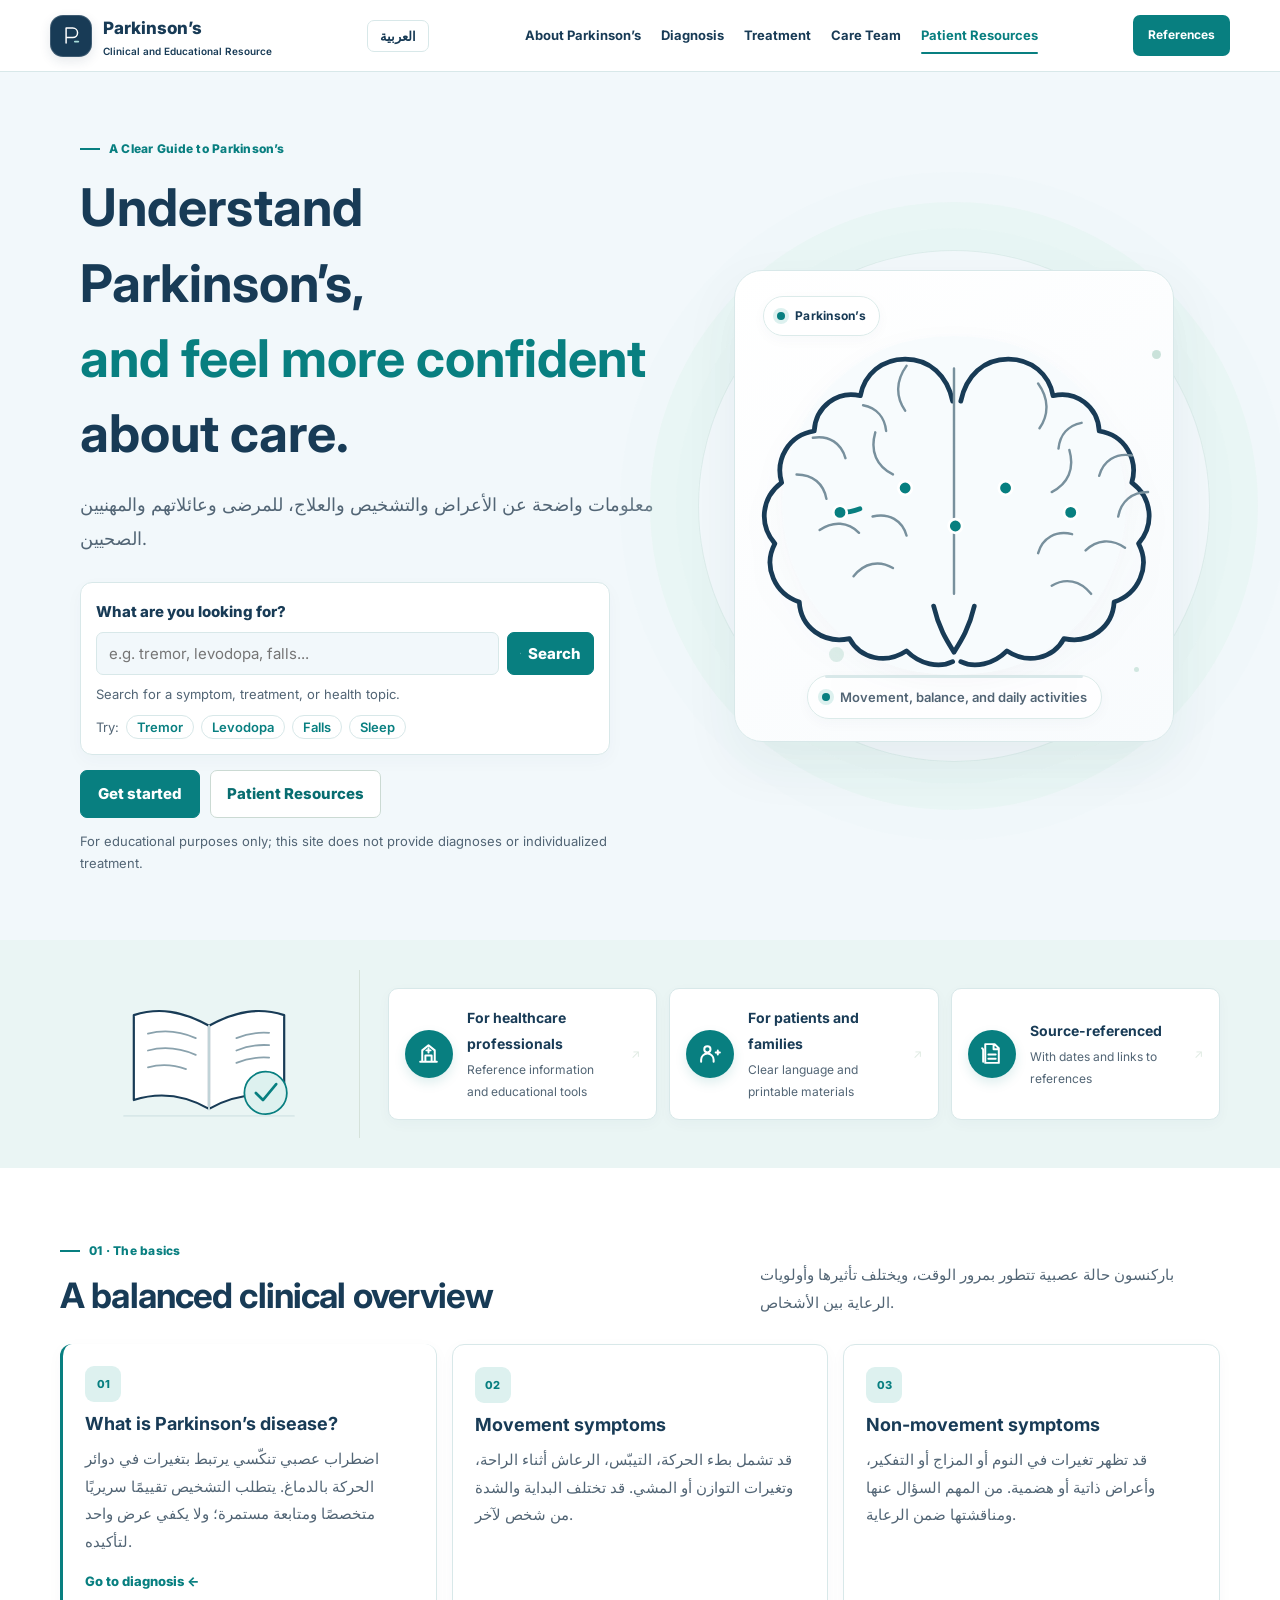
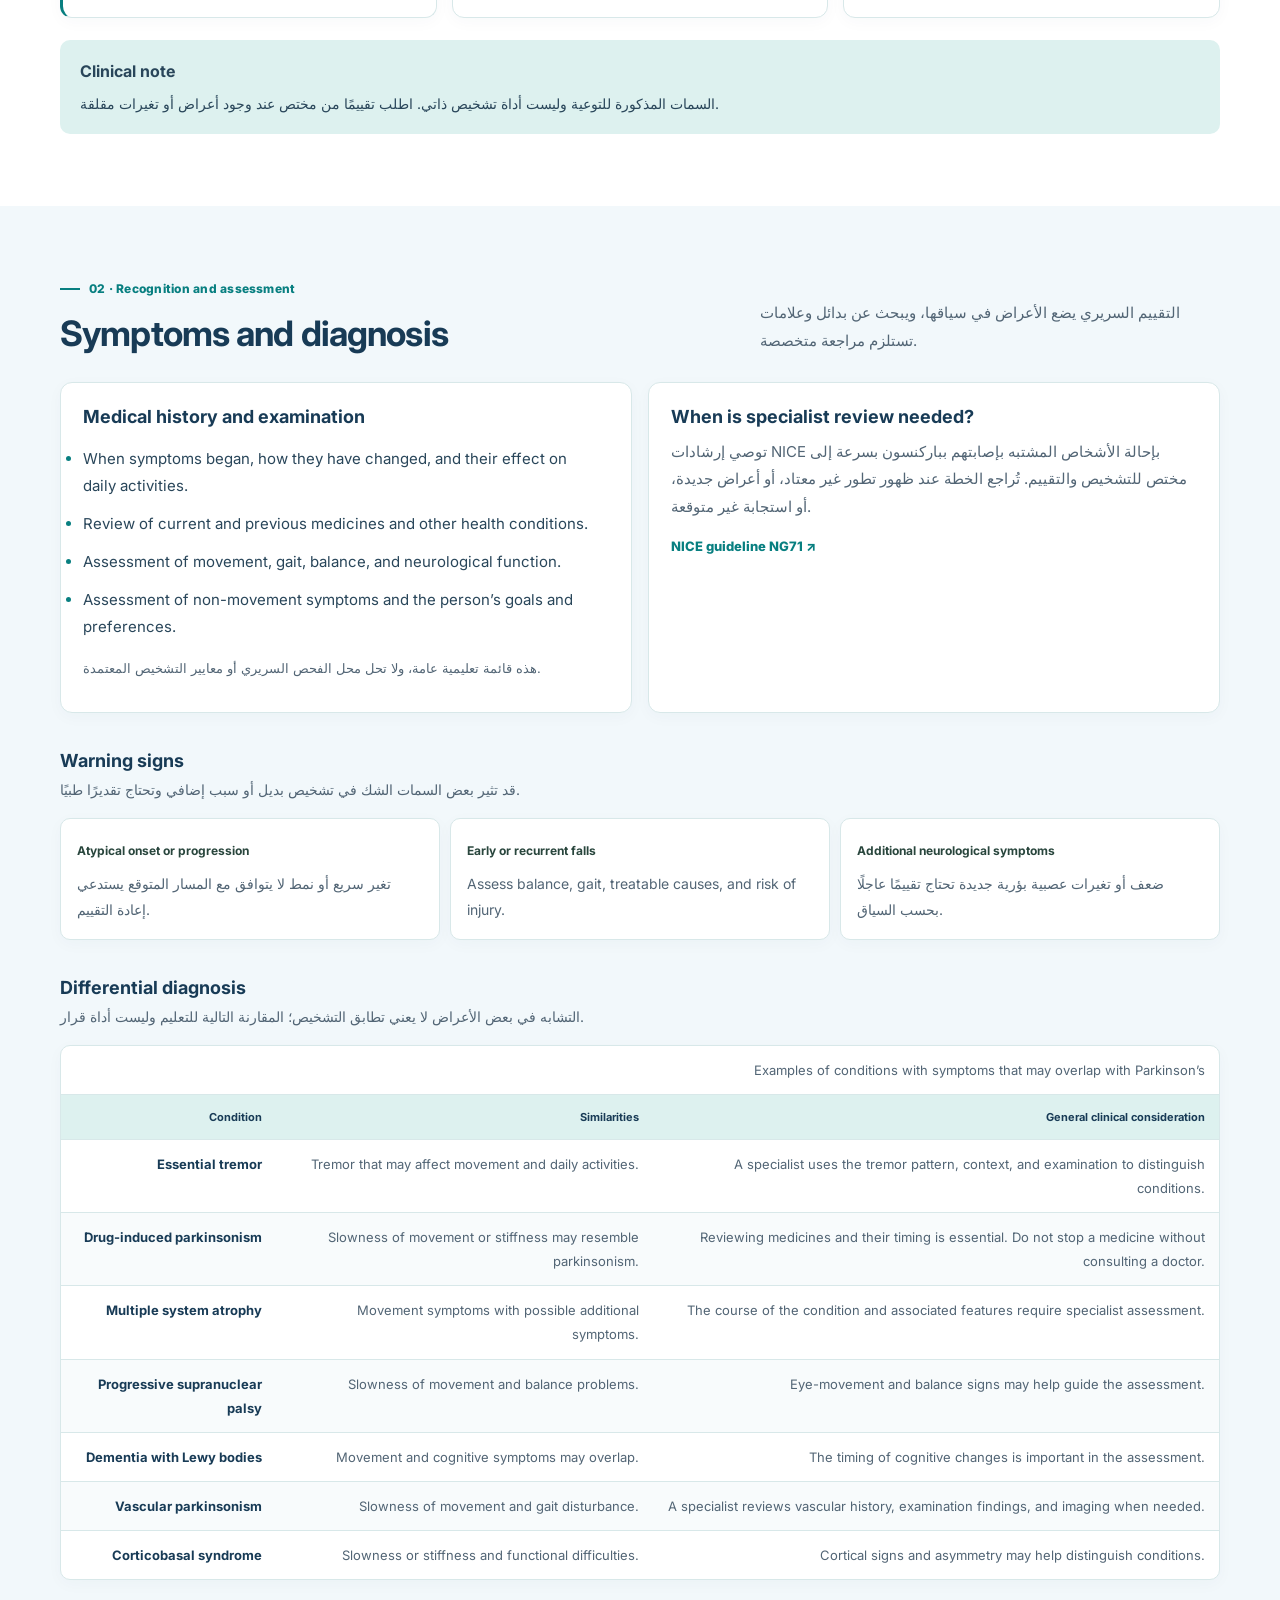
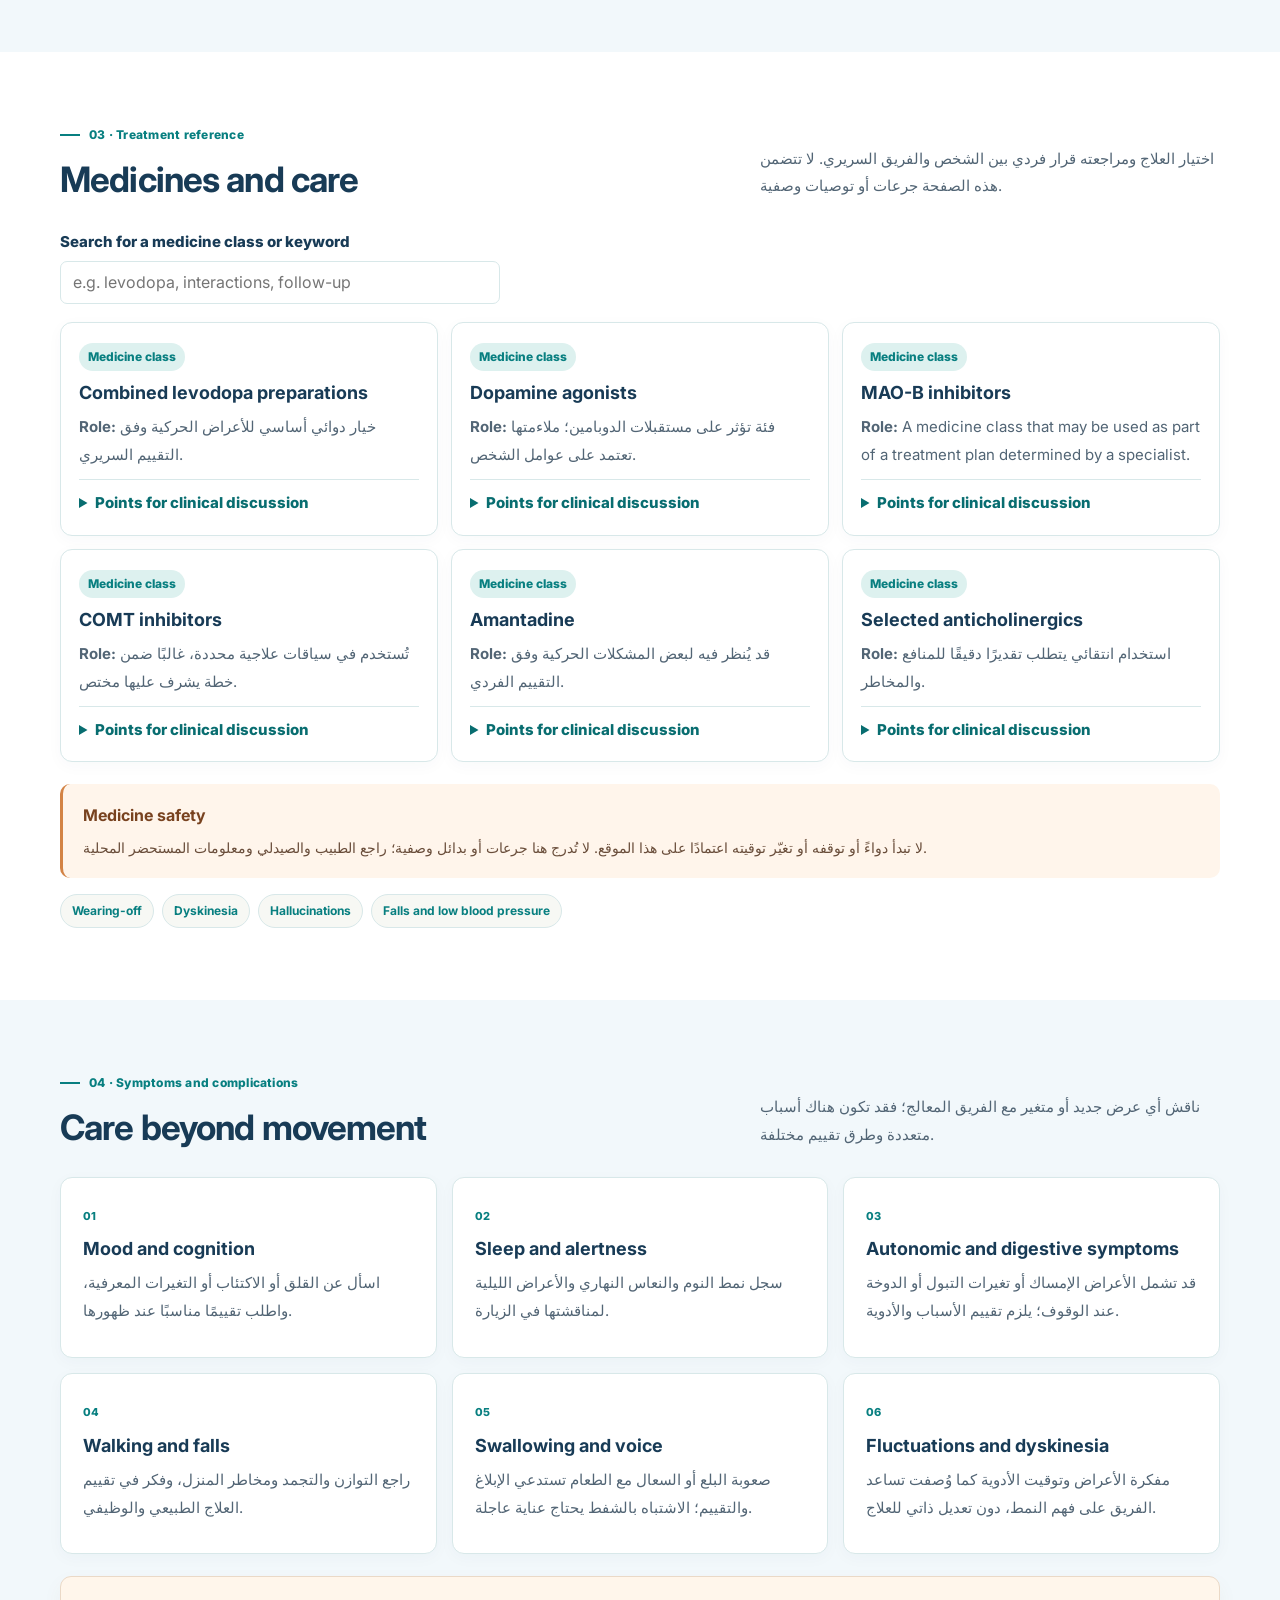
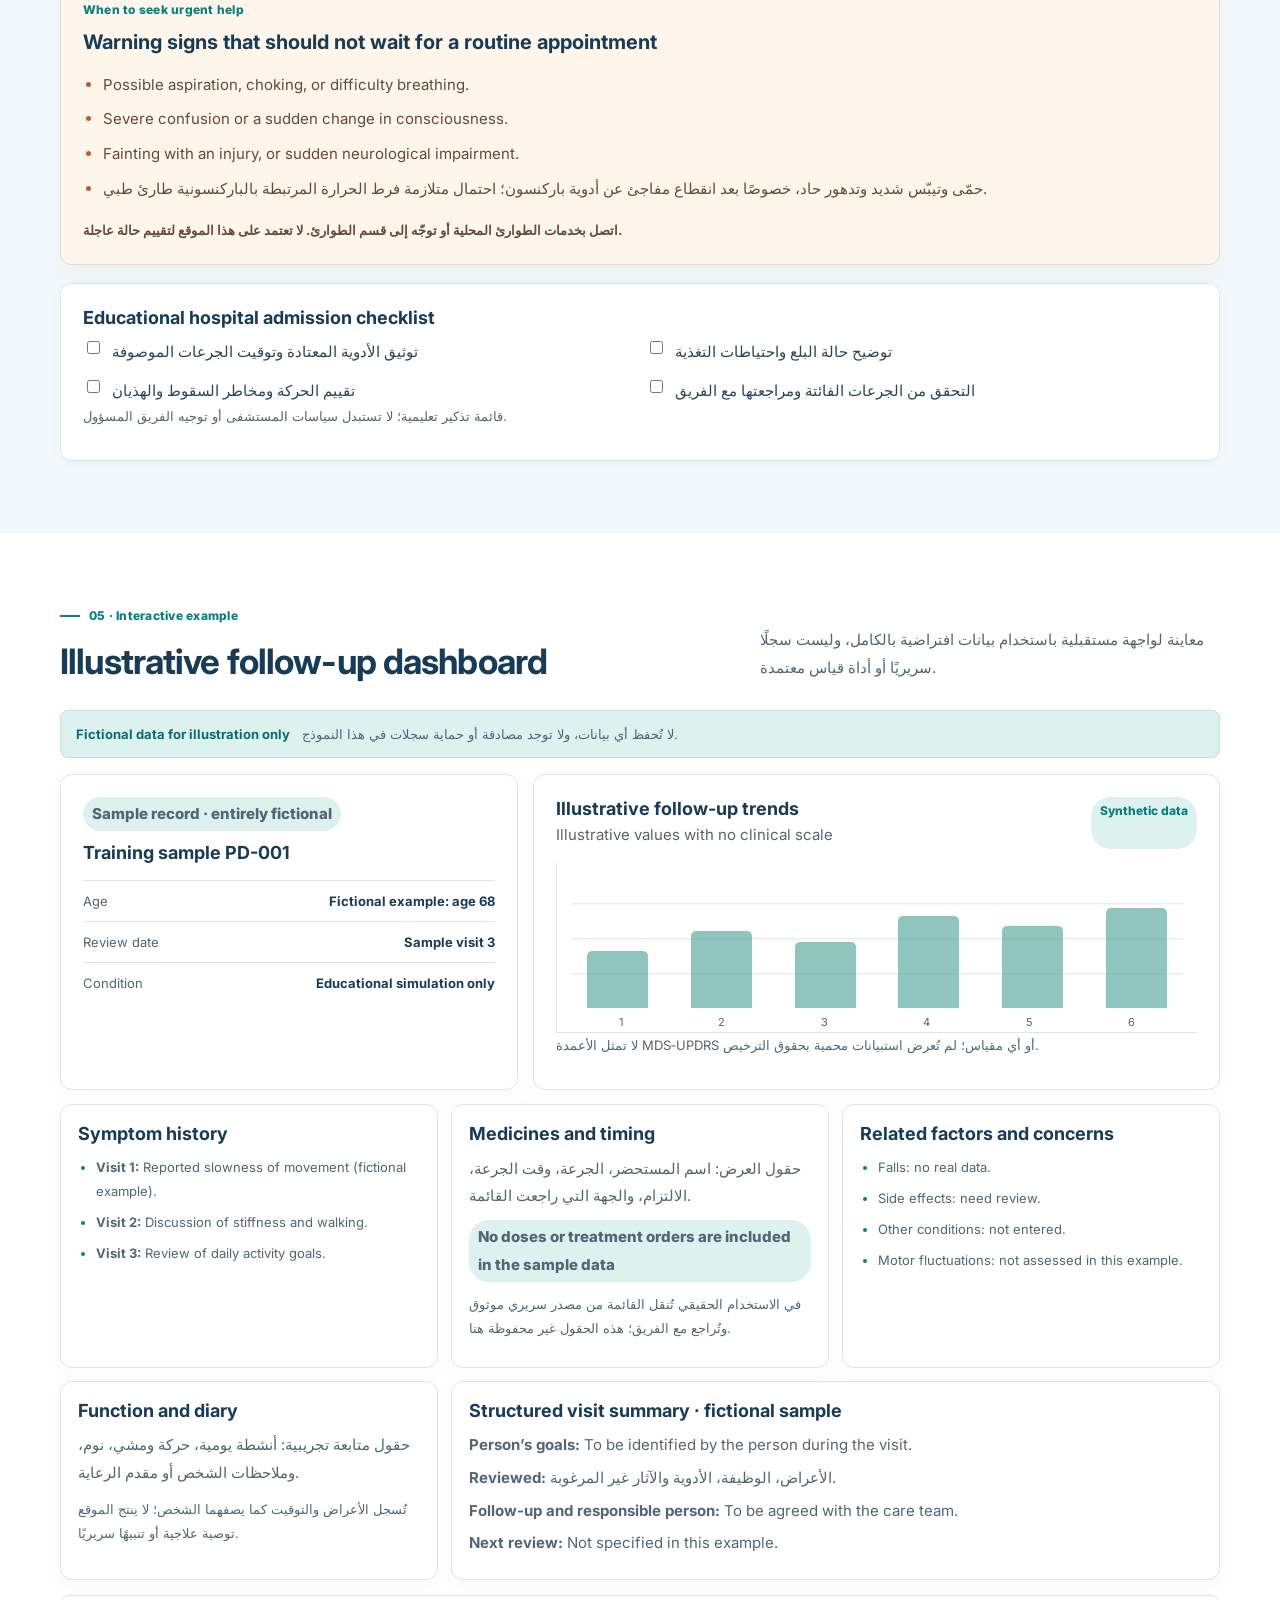
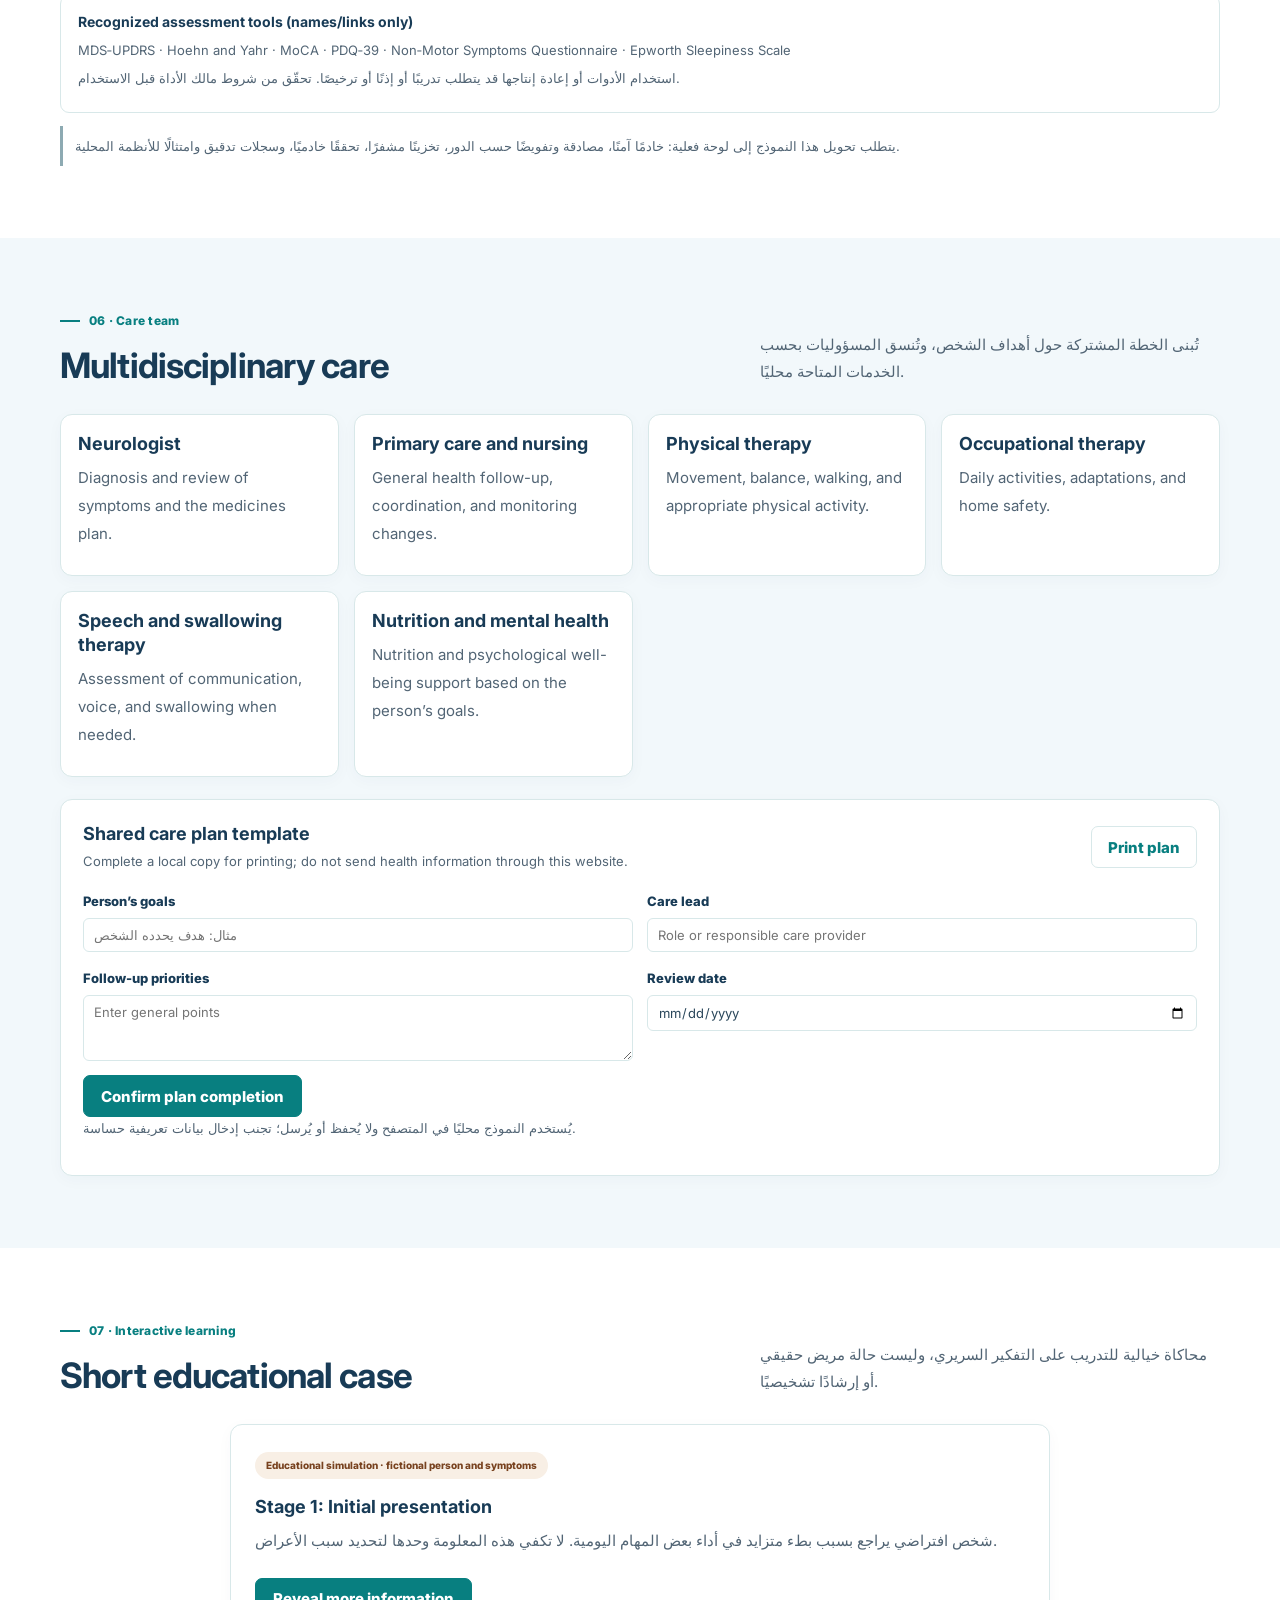
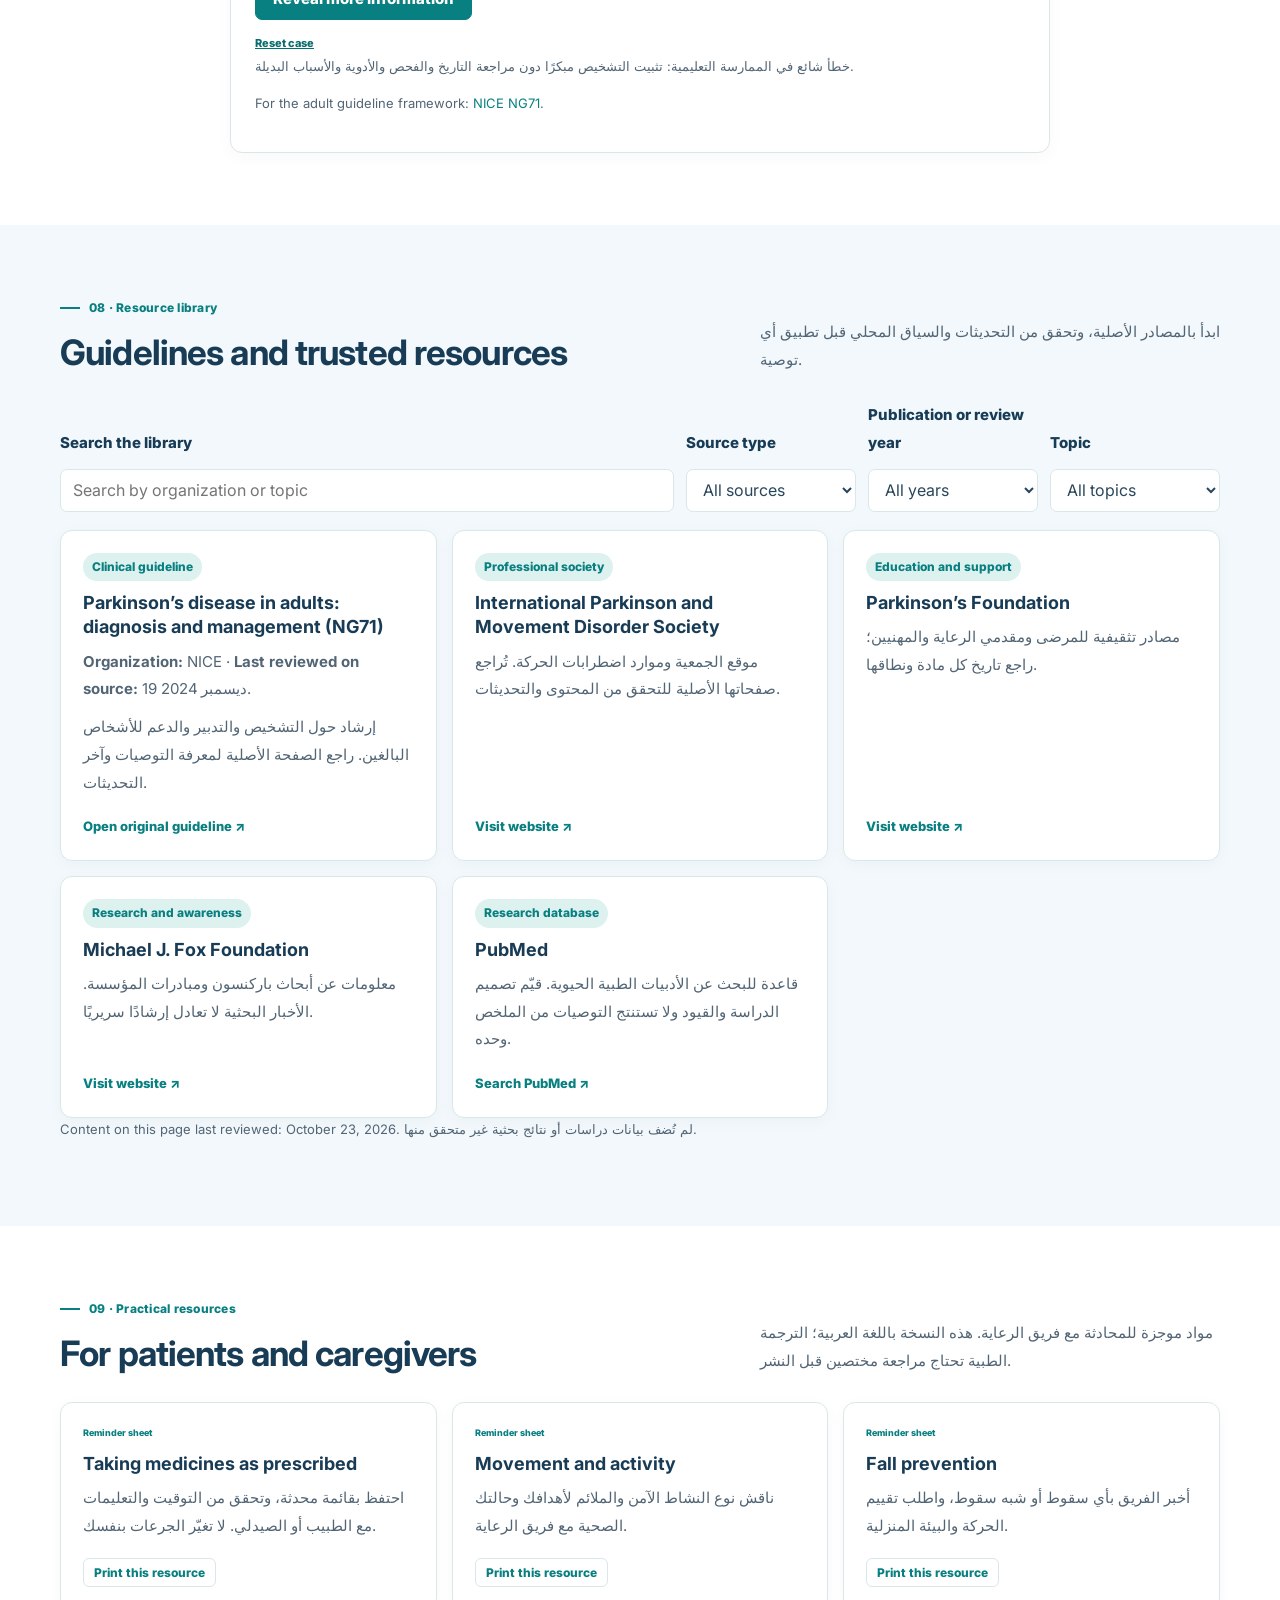
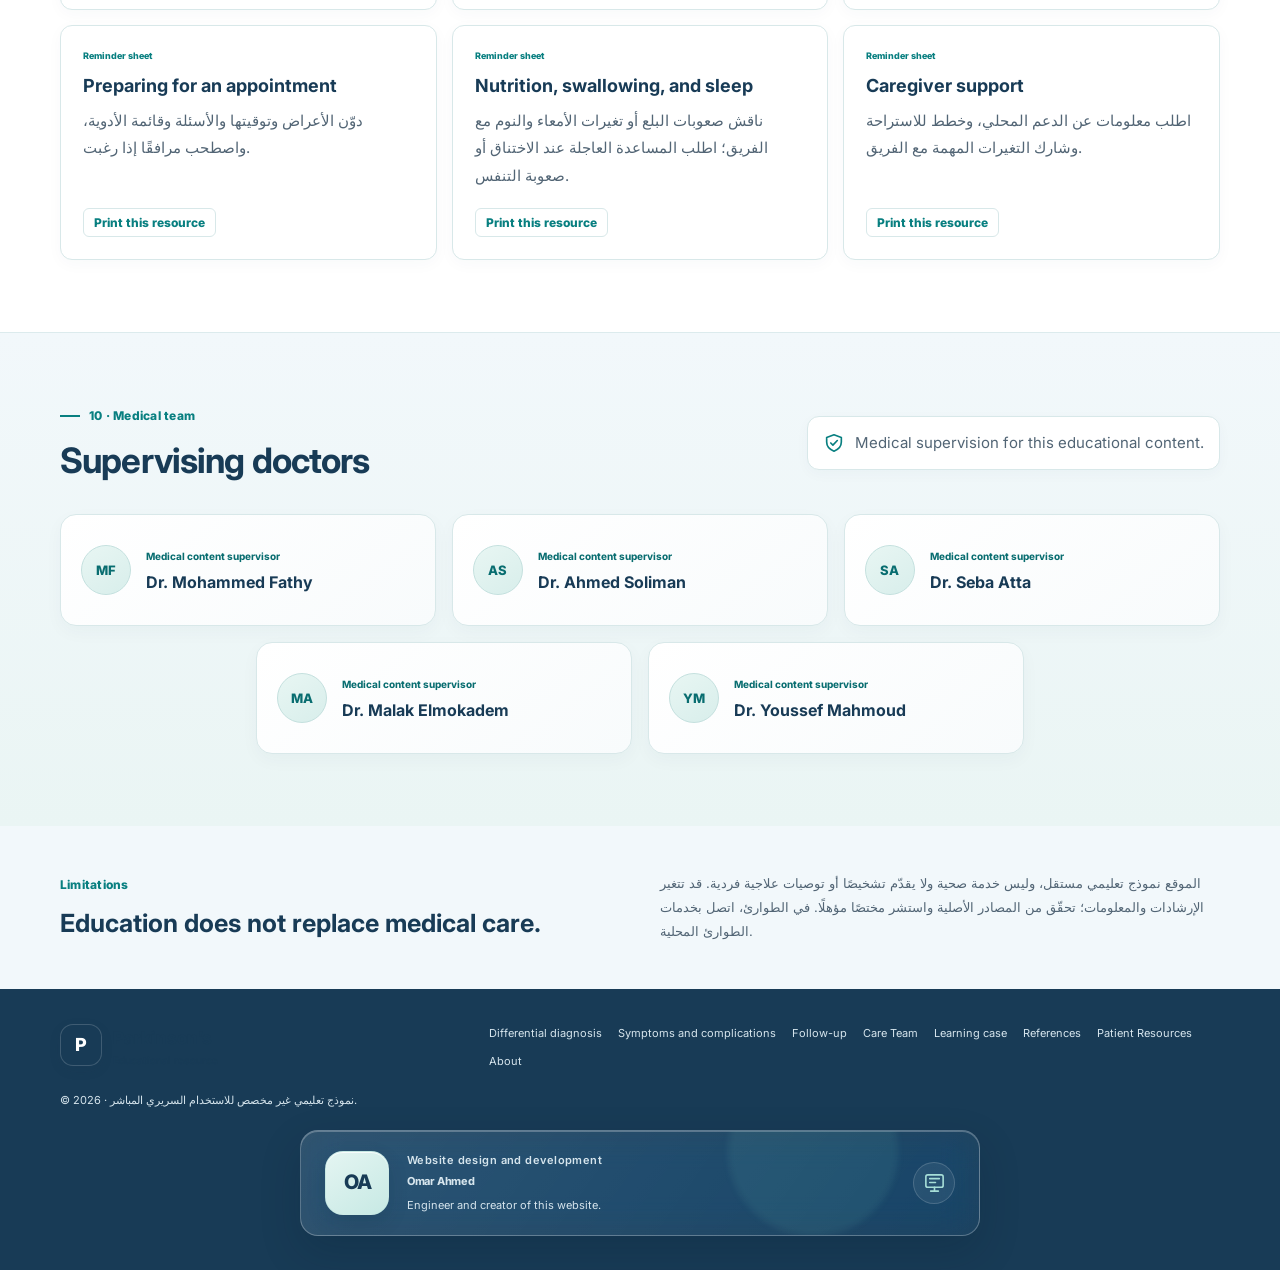
<file: index.html>
<!doctype html>
<html lang="en" dir="ltr">
  <head>
    <meta charset="UTF-8" />
    <meta name="viewport" content="width=device-width, initial-scale=1.0" />
    <meta
      name="description"
      content="An educational platform about Parkinson’s disease for healthcare professionals, patients, and caregivers."
    />
    <meta name="theme-color" content="#F2F8FB" />
    <title>Parkinson’s | Clinical and Educational Resource</title>
    <link rel="preconnect" href="https://fonts.googleapis.com" />
    <link rel="preconnect" href="https://fonts.gstatic.com" crossorigin />
    <link
      href="https://fonts.googleapis.com/css2?family=IBM+Plex+Sans+Arabic:wght@400;500;600;700&family=Inter:wght@400;500;600;700;800&display=swap"
      rel="stylesheet"
    />
    <link rel="stylesheet" href="style.css" />
    <script src="localize.js" defer></script>
    <script src="app.js" defer></script>
  </head>
  <body>
    <!-- رابط تجاوز الرأس والوصول إلى المحتوى -->
    <a class="skip-link" href="#main">تجاوز إلى المحتوى</a>
    <!-- رأس الموقع والهوية والتنقل بين الأقسام -->
    <header class="site-header">
      <a class="brand" href="#home" aria-label="باركنسون، الصفحة الرئيسية">
        <span class="brand-mark" aria-hidden="true">
          <svg viewBox="0 0 40 40" focusable="false">
            <path d="M12 31V9h10a7 7 0 0 1 0 14h-10"></path>
            <path d="M25 29h5"></path>
          </svg>
        </span>
        <span>باركنسون <small>مرجع سريري وتعليمي</small></span>
      </a>
      <button
        class="language-toggle"
        id="languageToggle"
        type="button"
        lang="ar"
        aria-label="Switch language to Arabic"
      >
        العربية
      </button>
      <button
        class="menu-toggle"
        id="menuToggle"
        type="button"
        aria-expanded="false"
        aria-controls="primaryNav"
      >
        القائمة
      </button>
      <nav class="primary-nav" id="primaryNav" aria-label="التنقل الرئيسي">
        <a href="#overview">عن باركنسون</a>
        <a href="#diagnosis">التشخيص</a>
        <a href="#treatment">العلاج</a>
        <a href="#care">فريق الرعاية</a>
        <a href="#resources">موارد المرضى</a>
      </nav>
      <a class="header-cta" href="#library">المراجع</a>
    </header>

    <main id="main">
      <!-- الواجهة الرئيسية والبحث السريع في محتوى الموقع -->
      <section class="hero section-shell" id="home" aria-labelledby="heroTitle">
        <div class="hero-copy">
          <p class="eyebrow"><span></span> دليل عربي مبسّط</p>
          <h1 id="heroTitle">
            افهم باركنسون،<br /><em>وكن أقرب</em> <span>للرعاية.</span>
          </h1>
          <p class="hero-lead">
            معلومات واضحة عن الأعراض والتشخيص والعلاج، للمرضى وعائلاتهم
            والمهنيين الصحيين.
          </p>
          <form class="global-search" id="globalSearchForm" role="search">
            <label for="globalSearch">عن ماذا تبحث؟</label>
            <div class="search-control">
              <input
                id="globalSearch"
                type="search"
                placeholder="مثال: الرعاش، ليفودوبا، السقوط..."
                aria-describedby="searchHint"
                autocomplete="off"
              />
              <button type="submit">
                <svg aria-hidden="true" viewBox="0 0 20 20" focusable="false">
                  <circle cx="8.5" cy="8.5" r="5.5"></circle>
                  <path d="m13 13 4 4"></path>
                </svg>
                <span>ابحث</span>
              </button>
            </div>
            <p class="search-hint" id="searchHint">
              ابحث عن عرض، علاج، أو موضوع صحي.
            </p>
            <div class="search-suggestions" aria-label="موضوعات مقترحة للبحث">
              <span>جرّب:</span>
              <button type="button" data-search-query="الرعاش">الرعاش</button>
              <button type="button" data-search-query="ليفودوبا">
                ليفودوبا
              </button>
              <button type="button" data-search-query="السقوط">السقوط</button>
              <button type="button" data-search-query="النوم">النوم</button>
            </div>
          </form>
          <div
            id="searchResults"
            class="search-results"
            role="region"
            aria-label="نتائج البحث"
            aria-live="polite"
            hidden
          ></div>
          <div class="hero-actions">
            <a class="button button-primary" href="#overview">ابدأ من هنا</a>
            <a class="button button-secondary" href="#resources"
              >موارد المرضى</a
            >
          </div>
          <p class="hero-disclaimer">
            محتوى تعليمي فقط؛ لا يقدّم تشخيصًا أو وصفة علاجية فردية.
          </p>
        </div>
        <div class="hero-art" aria-hidden="true">
          <div class="movement-visual">
            <div class="movement-visual-heading">
              <span class="movement-status"
                ><span></span> <bdi dir="ltr">Parkinson’s</bdi></span
              >
            </div>
            <svg
              class="movement-illustration"
              viewBox="40 20 280 250"
              focusable="false"
            >
              <path
                class="brain-outline"
                d="M179 68c-4-19-17-31-35-31-17 0-30 11-33 27-17-4-33 8-34 26-19 3-29 21-24 38-15 11-17 31-5 45-9 17 0 37 18 43 1 19 18 31 37 27 8 15 27 19 42 9 10 10 24 13 34 8m6-192c4-19 17-31 35-31 17 0 30 11 33 27 17-4 33 8 34 26 19 3 29 21 24 38 15 11 17 31 5 45 9 17 0 37-18 43-1 19-18 31-37 27-8 15-27 19-42 9-10 10-24 13-34 8"
              ></path>
              <path
                class="brain-fold"
                d="M145 42c-8 11-8 23-1 33m-31-4c10 2 16 9 17 19m-54 5c12-2 21 4 24 15m-36 12c12 0 20 7 22 18m-5 23c10-7 21-6 29 2m-4 32c8-10 19-12 29-6m-13-100c-4 14 1 25 13 31m-15 31c12-3 22 3 25 14m97-112c8 11 8 23 1 33m31-4c-10 2-16 9-17 19m54 5c-12-2-21 4-24 15m36 12c-12 0-20 7-22 18m5 23c-10-7-21-6-29 2m4 32c-8-10-19-12-29-6m13-100c4 14-1 25-13 31m15 31c-12-3-22 3-25 14M180 44v166"
              ></path>
              <path
                class="brain-stem"
                d="M165 219c4 17 10 26 15 34 5-8 11-17 15-34"
              ></path>
              <path
                class="brain-pathway"
                d="M96 150c23 0 32-18 48-18 17 0 20 28 37 28s20-28 37-28c16 0 25 18 48 18"
              ></path>
              <circle class="brain-node" cx="96" cy="150" r="5"></circle>
              <circle class="brain-node" cx="144" cy="132" r="5"></circle>
              <circle class="brain-node" cx="181" cy="160" r="5"></circle>
              <circle class="brain-node" cx="218" cy="132" r="5"></circle>
              <circle class="brain-node" cx="266" cy="150" r="5"></circle>
              <path class="brain-ground" d="M86 271h188"></path>
            </svg>
            <div class="movement-caption">
              <span class="movement-caption-mark" aria-hidden="true"></span>
              <span>الحركة والتوازن والأنشطة اليومية</span>
            </div>
          </div>
        </div>
      </section>

      <!-- بطاقات مختصرة توجّه الزوار إلى أهم مسارات الموقع -->
      <section class="trust-strip" aria-label="نطاق المنصة">
        <div class="trust-strip-visual" aria-hidden="true">
          <svg viewBox="0 0 260 190" focusable="false">
            <path
              class="resource-book"
              d="M45 51c28-9 54-5 85 12v94c-28-16-57-19-85-10V51Zm170 0c-28-9-54-5-85 12v94c28-16 57-19 85-10V51Z"
            ></path>
            <path
              class="resource-line"
              d="M61 72c19-5 38-2 54 5m-54 14c19-5 38-2 54 5m-54 14c15-4 29-3 43 2m57-35c12-5 23-7 37-6m-37 20c12-5 23-7 37-6m-37 20c12-5 23-7 37-6"
            ></path>
            <path class="resource-spine" d="M130 63v95"></path>
            <circle class="resource-seal" cx="194" cy="139" r="24"></circle>
            <path class="resource-check" d="m183 139 8 8 15-18"></path>
            <path class="resource-ground" d="M34 165h192"></path>
          </svg>
        </div>
        <div class="trust-cards">
          <a class="trust-card" href="#diagnosis">
            <span class="trust-icon" aria-hidden="true"
              ><svg viewBox="0 0 24 24" focusable="false">
                <path d="M4 20h16M6 20V9l6-5 6 5v11M9 20v-6h6v6"></path>
                <path d="M10 9h4m-2-2v4"></path></svg
            ></span>
            <span class="trust-copy"
              ><strong>للمهنيين الصحيين</strong
              ><span>معلومات مرجعية وأدوات تعليمية</span></span
            >
            <span class="trust-arrow" aria-hidden="true">↗</span>
          </a>
          <a class="trust-card" href="#resources">
            <span class="trust-icon" aria-hidden="true"
              ><svg viewBox="0 0 24 24" focusable="false">
                <circle cx="9" cy="8" r="3"></circle>
                <path d="M3 20v-2a6 6 0 0 1 12 0v2m2-9h4m-2-2v4"></path></svg
            ></span>
            <span class="trust-copy"
              ><strong>للمرضى والعائلات</strong
              ><span>لغة واضحة ومواد قابلة للطباعة</span></span
            >
            <span class="trust-arrow" aria-hidden="true">↗</span>
          </a>
          <a class="trust-card" href="#library">
            <span class="trust-icon" aria-hidden="true"
              ><svg viewBox="0 0 24 24" focusable="false">
                <path d="M6 3h9l4 4v14H6zM14 3v5h5M9 13h7m-7 4h7"></path>
                <path d="m3 7 1 1v12"></path></svg
            ></span>
            <span class="trust-copy"
              ><strong>مراجَع بالمصادر</strong
              ><span>مع تاريخ وروابط مرجعية</span></span
            >
            <span class="trust-arrow" aria-hidden="true">↗</span>
          </a>
        </div>
      </section>

      <!-- أساسيات مرض باركنسون والأعراض الشائعة -->
      <section class="content-section section-shell" id="overview">
        <div class="section-heading">
          <div>
            <p class="eyebrow"><span></span> 01 · الأساسيات</p>
            <h2>نظرة سريرية متوازنة</h2>
          </div>
          <p>
            باركنسون حالة عصبية تتطور بمرور الوقت، ويختلف تأثيرها وأولويات
            الرعاية بين الأشخاص.
          </p>
        </div>
        <div class="overview-grid">
          <article class="info-card feature-card">
            <span class="card-icon" aria-hidden="true">01</span>
            <h3>ما هو مرض باركنسون؟</h3>
            <p>
              اضطراب عصبي تنكّسي يرتبط بتغيرات في دوائر الحركة بالدماغ. يتطلب
              التشخيص تقييمًا سريريًا متخصصًا ومتابعة مستمرة؛ ولا يكفي عرض واحد
              لتأكيده.
            </p>
            <a href="#diagnosis"
              >انتقل إلى التشخيص <span aria-hidden="true">←</span></a
            >
          </article>
          <article class="info-card">
            <span class="card-icon" aria-hidden="true">02</span>
            <h3>أعراض حركية</h3>
            <p>
              قد تشمل بطء الحركة، التيبّس، الرعاش أثناء الراحة، وتغيرات التوازن
              أو المشي. قد تختلف البداية والشدة من شخص لآخر.
            </p>
          </article>
          <article class="info-card">
            <span class="card-icon" aria-hidden="true">03</span>
            <h3>أعراض غير حركية</h3>
            <p>
              قد تظهر تغيرات في النوم أو المزاج أو التفكير، وأعراض ذاتية أو
              هضمية. من المهم السؤال عنها ومناقشتها ضمن الرعاية.
            </p>
          </article>
        </div>
        <aside class="callout callout-neutral">
          <strong>نقطة سريرية</strong>
          <p>
            السمات المذكورة للتوعية وليست أداة تشخيص ذاتي. اطلب تقييمًا من مختص
            عند وجود أعراض أو تغيرات مقلقة.
          </p>
        </aside>
      </section>

      <!-- معلومات التقييم والتشخيص والتشخيص التفريقي -->
      <section class="content-section section-tint" id="diagnosis">
        <div class="section-shell">
          <div class="section-heading">
            <div>
              <p class="eyebrow"><span></span> 02 · التعرّف والتقييم</p>
              <h2>الأعراض والتشخيص</h2>
            </div>
            <p>
              التقييم السريري يضع الأعراض في سياقها، ويبحث عن بدائل وعلامات
              تستلزم مراجعة متخصصة.
            </p>
          </div>
          <div class="two-column">
            <article class="content-card">
              <h3>محاور الفحص والتاريخ المرضي</h3>
              <ul class="check-list">
                <li>بداية الأعراض وتطورها وتأثيرها على الأنشطة اليومية.</li>
                <li>مراجعة الأدوية الحالية والسابقة والأمراض المصاحبة.</li>
                <li>فحص الحركة والمشية والتوازن والوظيفة العصبية.</li>
                <li>تقييم الأعراض غير الحركية وأهداف الشخص وتفضيلاته.</li>
              </ul>
              <p class="small-note">
                هذه قائمة تعليمية عامة، ولا تحل محل الفحص السريري أو معايير
                التشخيص المعتمدة.
              </p>
            </article>
            <article class="content-card">
              <h3>متى تلزم مراجعة متخصصة؟</h3>
              <p>
                توصي إرشادات NICE بإحالة الأشخاص المشتبه بإصابتهم بباركنسون
                بسرعة إلى مختص للتشخيص والتقييم. تُراجع الخطة عند ظهور تطور غير
                معتاد، أو أعراض جديدة، أو استجابة غير متوقعة.
              </p>
              <a
                class="text-link"
                href="https://www.nice.org.uk/guidance/ng71"
                target="_blank"
                rel="noopener noreferrer"
                >إرشادات NICE NG71 <span aria-hidden="true">↗</span></a
              >
            </article>
          </div>
          <div class="section-subheading">
            <h3>علامات تستدعي الانتباه</h3>
            <p>
              قد تثير بعض السمات الشك في تشخيص بديل أو سبب إضافي وتحتاج تقديرًا
              طبيًا.
            </p>
          </div>
          <div class="red-flag-grid">
            <article>
              <strong>بداية أو تطور غير نمطي</strong>
              <p>
                تغير سريع أو نمط لا يتوافق مع المسار المتوقع يستدعي إعادة
                التقييم.
              </p>
            </article>
            <article>
              <strong>سقوط مبكر أو متكرر</strong>
              <p>
                قيّم التوازن والمشية والأسباب القابلة للعلاج ومخاطر الإصابة.
              </p>
            </article>
            <article>
              <strong>أعراض عصبية مصاحبة</strong>
              <p>
                ضعف أو تغيرات عصبية بؤرية جديدة تحتاج تقييمًا عاجلًا بحسب
                السياق.
              </p>
            </article>
          </div>
          <div class="section-subheading" id="differential">
            <h3>التشخيص التفريقي</h3>
            <p>
              التشابه في بعض الأعراض لا يعني تطابق التشخيص؛ المقارنة التالية
              للتعليم وليست أداة قرار.
            </p>
          </div>
          <div class="table-wrap">
            <table>
              <caption>
                أمثلة لحالات قد تتداخل أعراضها مع باركنسون
              </caption>
              <thead>
                <tr>
                  <th scope="col">الحالة</th>
                  <th scope="col">وجه التشابه</th>
                  <th scope="col">اعتبار سريري عام</th>
                </tr>
              </thead>
              <tbody>
                <tr>
                  <th scope="row">الرعاش الأساسي</th>
                  <td>رعاش قد يؤثر على الحركة والمهام اليومية.</td>
                  <td>نمط الرعاش والسياق والفحص يساعد المختص في التمييز.</td>
                </tr>
                <tr>
                  <th scope="row">باركنسونية دوائية</th>
                  <td>بطء حركة أو تيبّس قد يشبه الباركنسونية.</td>
                  <td>
                    مراجعة الأدوية والتوقيت ضرورية؛ لا توقف دواءً دون الطبيب.
                  </td>
                </tr>
                <tr>
                  <th scope="row">ضمور الأجهزة المتعدد</th>
                  <td>أعراض حركية مع أعراض أخرى محتملة.</td>
                  <td>
                    تطور الحالة والسمات المصاحبة يستلزمان تقييمًا متخصصًا.
                  </td>
                </tr>
                <tr>
                  <th scope="row">الشلل فوق النووي التقدمي</th>
                  <td>بطء حركة ومشكلات في التوازن.</td>
                  <td>علامات حركة العين والتوازن قد توجه التقييم.</td>
                </tr>
                <tr>
                  <th scope="row">الخرف بأجسام ليوي</th>
                  <td>قد تتداخل أعراض الحركة والإدراك.</td>
                  <td>التاريخ الزمني للتغيرات المعرفية مهم في التقييم.</td>
                </tr>
                <tr>
                  <th scope="row">الباركنسونية الوعائية</th>
                  <td>بطء الحركة واضطراب المشي.</td>
                  <td>
                    التاريخ الوعائي والفحص والتصوير عند الحاجة يراجعها المختص.
                  </td>
                </tr>
                <tr>
                  <th scope="row">المتلازمة القشرية القاعدية</th>
                  <td>بطء أو تيبّس وصعوبات وظيفية.</td>
                  <td>العلامات القشرية وعدم التناظر قد تساعد على التمييز.</td>
                </tr>
              </tbody>
            </table>
          </div>
        </div>
      </section>

      <!-- مرجع الفئات الدوائية وملاحظات السلامة -->
      <section class="content-section section-shell" id="treatment">
        <div class="section-heading">
          <div>
            <p class="eyebrow"><span></span> 03 · مرجع علاجي</p>
            <h2>الأدوية والرعاية</h2>
          </div>
          <p>
            اختيار العلاج ومراجعته قرار فردي بين الشخص والفريق السريري. لا تتضمن
            هذه الصفحة جرعات أو توصيات وصفية.
          </p>
        </div>
        <label class="field-label medication-search" for="medicationSearch"
          >ابحث عن فئة دوائية أو كلمة مفتاحية</label
        >
        <input
          class="text-input"
          id="medicationSearch"
          type="search"
          placeholder="مثل: ليفودوبا، التداخلات، المتابعة"
        />
        <div class="medication-grid" id="medicationGrid">
          <article
            class="medication-card"
            data-search="ليفودوبا كاربيدوبا ليفودوبا مثبط dopa decarboxylase حركية"
          >
            <span class="tag">فئة دوائية</span>
            <h3>مستحضرات ليفودوبا المركبة</h3>
            <p>
              <b>الدور:</b> خيار دوائي أساسي للأعراض الحركية وفق التقييم
              السريري.
            </p>
            <details>
              <summary>نقاط للنقاش السريري</summary>
              <p>
                راجع الاستجابة الحركية، التقلبات، الآثار غير المرغوبة والتداخلات
                في ضوء المرجع الدوائي المحلي. تختلف المستحضرات وطرق الإعطاء.
              </p>
            </details>
          </article>
          <article
            class="medication-card"
            data-search="ناهضات الدوبامين dopamine agonist"
          >
            <span class="tag">فئة دوائية</span>
            <h3>ناهضات الدوبامين</h3>
            <p>
              <b>الدور:</b> فئة تؤثر على مستقبلات الدوبامين؛ ملاءمتها تعتمد على
              عوامل الشخص.
            </p>
            <details>
              <summary>نقاط للنقاش السريري</summary>
              <p>
                ناقش النعاس، السلوك الاندفاعي، الهلوسة، مخاطر السقوط والاحتياطات
                بحسب النشرة والإرشادات المحلية.
              </p>
            </details>
          </article>
          <article
            class="medication-card"
            data-search="مثبطات mao-b سيليجيلين راساجيلين safinamide"
          >
            <span class="tag">فئة دوائية</span>
            <h3>مثبطات MAO‑B</h3>
            <p>
              <b>الدور:</b> فئة دوائية قد تُستخدم ضمن خطة علاجية يحددها المختص.
            </p>
            <details>
              <summary>نقاط للنقاش السريري</summary>
              <p>
                تحقق من الأدوية المصاحبة والتداخلات والاحتياطات من مرجع دوائي
                موثوق قبل أي قرار.
              </p>
            </details>
          </article>
          <article
            class="medication-card"
            data-search="مثبطات comt انتاكابون أوبكابون"
          >
            <span class="tag">فئة دوائية</span>
            <h3>مثبطات COMT</h3>
            <p>
              <b>الدور:</b> تُستخدم في سياقات علاجية محددة، غالبًا ضمن خطة يشرف
              عليها مختص.
            </p>
            <details>
              <summary>نقاط للنقاش السريري</summary>
              <p>
                راجع الهدف العلاجي، الآثار الجانبية المحتملة والتداخلات المعتمدة
                على المستحضر.
              </p>
            </details>
          </article>
          <article
            class="medication-card"
            data-search="أمانتادين dyskinesia خلل الحركة"
          >
            <span class="tag">فئة دوائية</span>
            <h3>أمانتادين</h3>
            <p>
              <b>الدور:</b> قد يُنظر فيه لبعض المشكلات الحركية وفق التقييم
              الفردي.
            </p>
            <details>
              <summary>نقاط للنقاش السريري</summary>
              <p>
                ناقش الوظائف المعرفية والكلوية والآثار الجانبية المحتملة مع
                الطبيب والصيدلي.
              </p>
            </details>
          </article>
          <article
            class="medication-card"
            data-search="مضادات الكولين anticholinergic رعاش"
          >
            <span class="tag">فئة دوائية</span>
            <h3>مضادات كولينية مختارة</h3>
            <p>
              <b>الدور:</b> استخدام انتقائي يتطلب تقديرًا دقيقًا للمنافع
              والمخاطر.
            </p>
            <details>
              <summary>نقاط للنقاش السريري</summary>
              <p>
                تزداد أهمية مراجعة الآثار المعرفية والذاتية ومخاطر السقوط،
                خصوصًا لدى كبار السن.
              </p>
            </details>
          </article>
        </div>
        <p id="medicationEmpty" class="empty-message" hidden>
          لا توجد فئات مطابقة. جرّب كلمة أخرى.
        </p>
        <aside class="callout callout-warning">
          <strong>تنبيه دوائي</strong>
          <p>
            لا تبدأ دواءً أو توقفه أو تغيّر توقيته اعتمادًا على هذا الموقع. لا
            تُدرج هنا جرعات أو بدائل وصفية؛ راجع الطبيب والصيدلي ومعلومات
            المستحضر المحلية.
          </p>
        </aside>
        <div class="scenario-links" aria-label="موضوعات سريرية شائعة">
          <a href="#complications">تذبذب نهاية الجرعة</a
          ><a href="#complications">خلل الحركة</a
          ><a href="#complications">الهلوسة</a
          ><a href="#complications">السقوط وهبوط الضغط</a>
        </div>
      </section>

      <!-- الأعراض والمضاعفات ومتى تطلب الرعاية العاجلة -->
      <section class="content-section section-tint" id="complications">
        <div class="section-shell">
          <div class="section-heading">
            <div>
              <p class="eyebrow"><span></span> 04 · الأعراض والمضاعفات</p>
              <h2>رعاية تتجاوز الحركة</h2>
            </div>
            <p>
              ناقش أي عرض جديد أو متغير مع الفريق المعالج؛ فقد تكون هناك أسباب
              متعددة وطرق تقييم مختلفة.
            </p>
          </div>
          <div class="complication-grid">
            <article>
              <span>01</span>
              <h3>المزاج والإدراك</h3>
              <p>
                اسأل عن القلق أو الاكتئاب أو التغيرات المعرفية، واطلب تقييمًا
                مناسبًا عند ظهورها.
              </p>
            </article>
            <article>
              <span>02</span>
              <h3>النوم واليقظة</h3>
              <p>
                سجل نمط النوم والنعاس النهاري والأعراض الليلية لمناقشتها في
                الزيارة.
              </p>
            </article>
            <article>
              <span>03</span>
              <h3>الجهاز الذاتي والهضم</h3>
              <p>
                قد تشمل الأعراض الإمساك أو تغيرات التبول أو الدوخة عند الوقوف؛
                يلزم تقييم الأسباب والأدوية.
              </p>
            </article>
            <article>
              <span>04</span>
              <h3>المشي والسقوط</h3>
              <p>
                راجع التوازن والتجمد ومخاطر المنزل، وفكر في تقييم العلاج الطبيعي
                والوظيفي.
              </p>
            </article>
            <article>
              <span>05</span>
              <h3>البلع والصوت</h3>
              <p>
                صعوبة البلع أو السعال مع الطعام تستدعي الإبلاغ والتقييم؛
                الاشتباه بالشفط يحتاج عناية عاجلة.
              </p>
            </article>
            <article>
              <span>06</span>
              <h3>التقلبات وخلل الحركة</h3>
              <p>
                مفكرة الأعراض وتوقيت الأدوية كما وُصفت تساعد الفريق على فهم
                النمط، دون تعديل ذاتي للعلاج.
              </p>
            </article>
          </div>
          <div class="urgent-panel">
            <div>
              <p class="eyebrow">متى تطلب المساعدة العاجلة؟</p>
              <h3>علامات إنذار لا تنتظر المراجعة الروتينية</h3>
            </div>
            <ul>
              <li>اشتباه شفط أو اختناق أو صعوبة تنفس.</li>
              <li>ارتباك شديد أو تغير وعي مفاجئ.</li>
              <li>إغماء مع إصابة، أو عجز عصبي مفاجئ.</li>
              <li>
                حمّى وتيبّس شديد وتدهور حاد، خصوصًا بعد انقطاع مفاجئ عن أدوية
                باركنسون؛ احتمال متلازمة فرط الحرارة المرتبطة بالباركنسونية طارئ
                طبي.
              </li>
            </ul>
            <p>
              اتصل بخدمات الطوارئ المحلية أو توجّه إلى قسم الطوارئ. لا تعتمد على
              هذا الموقع لتقييم حالة عاجلة.
            </p>
          </div>
          <div class="content-card admission-card">
            <h3>قائمة مراجعة تعليمية عند دخول المستشفى</h3>
            <div class="checklist">
              <label
                ><input type="checkbox" /> توثيق الأدوية المعتادة وتوقيت الجرعات
                الموصوفة</label
              >
              <label
                ><input type="checkbox" /> توضيح حالة البلع واحتياطات
                التغذية</label
              >
              <label
                ><input type="checkbox" /> تقييم الحركة ومخاطر السقوط
                والهذيان</label
              >
              <label
                ><input type="checkbox" /> التحقق من الجرعات الفائتة ومراجعتها
                مع الفريق</label
              >
            </div>
            <p class="small-note">
              قائمة تذكير تعليمية؛ لا تستبدل سياسات المستشفى أو توجيه الفريق
              المسؤول.
            </p>
          </div>
        </div>
      </section>

      <!-- نموذج توضيحي لمتابعة الأعراض والبيانات -->
      <section class="content-section section-shell" id="monitoring">
        <div class="section-heading">
          <div>
            <p class="eyebrow"><span></span> 05 · نموذج تفاعلي</p>
            <h2>لوحة متابعة توضيحية</h2>
          </div>
          <p>
            معاينة لواجهة مستقبلية باستخدام بيانات افتراضية بالكامل، وليست سجلًا
            سريريًا أو أداة قياس معتمدة.
          </p>
        </div>
        <div class="demo-banner">
          <strong>بيانات خيالية للتوضيح فقط</strong
          ><span
            >لا تُحفظ أي بيانات، ولا توجد مصادقة أو حماية سجلات في هذا
            النموذج.</span
          >
        </div>
        <div class="dashboard-grid">
          <article class="content-card demo-profile">
            <p class="tag">سجل تجريبي · خيالي بالكامل</p>
            <h3>عينة تدريبية PD‑001</h3>
            <dl>
              <div>
                <dt>العمر</dt>
                <dd>مثال افتراضي: ٦٨ عامًا</dd>
              </div>
              <div>
                <dt>تاريخ المراجعة</dt>
                <dd>زيارة تجريبية ٣</dd>
              </div>
              <div>
                <dt>الحالة</dt>
                <dd>محاكاة تعليمية فقط</dd>
              </div>
            </dl>
          </article>
          <article class="content-card chart-card">
            <div class="chart-heading">
              <div>
                <h3>اتجاهات متابعة توضيحية</h3>
                <p>قيم شكلية بلا مقياس سريري</p>
              </div>
              <span class="tag">بيانات اصطناعية</span>
            </div>
            <div
              class="demo-chart"
              role="img"
              aria-label="رسم توضيحي لأشرطة افتراضية لا تمثل قياسات سريرية"
            >
              <div class="chart-bars">
                <span style="--bar: 42%"></span><span style="--bar: 57%"></span
                ><span style="--bar: 49%"></span><span style="--bar: 68%"></span
                ><span style="--bar: 61%"></span
                ><span style="--bar: 74%"></span>
              </div>
              <div class="chart-labels">
                <span>١</span><span>٢</span><span>٣</span><span>٤</span
                ><span>٥</span><span>٦</span>
              </div>
            </div>
            <p class="small-note">
              لا تمثل الأعمدة MDS‑UPDRS أو أي مقياس؛ لم تُعرض استبيانات محمية
              بحقوق الترخيص.
            </p>
          </article>
        </div>
        <div class="dashboard-details">
          <article class="content-card">
            <h3>تاريخ الأعراض</h3>
            <ul class="demo-list">
              <li><b>زيارة ١:</b> بطء حركة مُبلّغ عنه (مثال خيالي).</li>
              <li><b>زيارة ٢:</b> مناقشة التيبّس والمشي.</li>
              <li><b>زيارة ٣:</b> مراجعة أهداف النشاط اليومي.</li>
            </ul>
          </article>
          <article class="content-card">
            <h3>الأدوية والتوقيت</h3>
            <p>
              حقول العرض: اسم المستحضر، الجرعة، وقت الجرعة، الالتزام، والجهة
              التي راجعت القائمة.
            </p>
            <p class="tag">لا توجد جرعات أو أوامر علاجية ضمن بيانات العينة</p>
            <p class="small-note">
              في الاستخدام الحقيقي تُنقل القائمة من مصدر سريري موثوق وتُراجع مع
              الفريق؛ هذه الحقول غير محفوظة هنا.
            </p>
          </article>
          <article class="content-card">
            <h3>عوامل ومشكلات مرافقة</h3>
            <ul class="demo-list">
              <li>سقوط: لا توجد بيانات فعلية.</li>
              <li>أعراض جانبية: تحتاج مراجعة.</li>
              <li>أمراض مصاحبة: غير مدخلة.</li>
              <li>تقلبات حركية: غير مقيمة في النموذج.</li>
            </ul>
          </article>
          <article class="content-card">
            <h3>الوظيفة والمفكرة</h3>
            <p>
              حقول متابعة تجريبية: أنشطة يومية، حركة ومشي، نوم، وملاحظات الشخص
              أو مقدم الرعاية.
            </p>
            <p class="small-note">
              تُسجل الأعراض والتوقيت كما يصفهما الشخص؛ لا ينتج الموقع توصية
              علاجية أو تنبيهًا سريريًا.
            </p>
          </article>
          <article class="content-card visit-summary">
            <h3>ملخص زيارة منظم · عينة خيالية</h3>
            <p><b>أهداف الشخص:</b> يحددها الشخص في الزيارة.</p>
            <p>
              <b>ما تمت مراجعته:</b> الأعراض، الوظيفة، الأدوية والآثار غير
              المرغوبة.
            </p>
            <p><b>المتابعة والمسؤول:</b> تُتفق مع الفريق المعالج.</p>
            <p><b>موعد المراجعة التالي:</b> غير محدد في هذا المثال.</p>
          </article>
        </div>
        <div class="assessment-list">
          <h3>أدوات تقييم معروفة (روابط/أسماء فقط)</h3>
          <p>
            MDS‑UPDRS · Hoehn and Yahr · MoCA · PDQ‑39 · Non‑Motor Symptoms
            Questionnaire · Epworth Sleepiness Scale
          </p>
          <p class="small-note">
            استخدام الأدوات أو إعادة إنتاجها قد يتطلب تدريبًا أو إذنًا أو
            ترخيصًا. تحقّق من شروط مالك الأداة قبل الاستخدام.
          </p>
        </div>
        <p class="backend-note">
          يتطلب تحويل هذا النموذج إلى لوحة فعلية: خادمًا آمنًا، مصادقة وتفويضًا
          حسب الدور، تخزينًا مشفرًا، تحققًا خادميًا، وسجلات تدقيق وامتثالًا
          للأنظمة المحلية.
        </p>
      </section>

      <!-- فريق الرعاية وقالب خطة الرعاية المشتركة -->
      <section class="content-section section-tint" id="care">
        <div class="section-shell">
          <div class="section-heading">
            <div>
              <p class="eyebrow"><span></span> 06 · فريق الرعاية</p>
              <h2>رعاية متعددة التخصصات</h2>
            </div>
            <p>
              تُبنى الخطة المشتركة حول أهداف الشخص، وتُنسق المسؤوليات بحسب
              الخدمات المتاحة محليًا.
            </p>
          </div>
          <div class="team-grid">
            <article>
              <h3>طبيب أعصاب</h3>
              <p>التشخيص ومراجعة الأعراض والخطة الدوائية.</p>
            </article>
            <article>
              <h3>الرعاية الأولية والتمريض</h3>
              <p>متابعة الصحة العامة والتنسيق وملاحظة التغيرات.</p>
            </article>
            <article>
              <h3>العلاج الطبيعي</h3>
              <p>الحركة والتوازن والمشي والنشاط البدني المناسب.</p>
            </article>
            <article>
              <h3>العلاج الوظيفي</h3>
              <p>الأنشطة اليومية والتكيفات وسلامة البيئة المنزلية.</p>
            </article>
            <article>
              <h3>علاج النطق والبلع</h3>
              <p>تقييم التواصل والصوت والبلع عند الحاجة.</p>
            </article>
            <article>
              <h3>التغذية والصحة النفسية</h3>
              <p>دعم التغذية والرفاه النفسي بحسب أهداف الشخص.</p>
            </article>
          </div>
          <div class="care-plan-wrap">
            <div class="care-plan-heading">
              <div>
                <h3>قالب خطة رعاية مشتركة</h3>
                <p>املأ نسخة محلية للطباعة؛ لا ترسل معلومات صحية عبر الموقع.</p>
              </div>
              <button
                class="button button-secondary print-button"
                id="printCarePlan"
                type="button"
              >
                طباعة الخطة
              </button>
            </div>
            <form id="carePlanForm" class="care-plan-form">
              <label
                >أهداف الشخص<input
                  name="goals"
                  type="text"
                  placeholder="مثال: هدف يحدده الشخص"
                  required
              /></label>
              <label
                >مسؤول الرعاية<input
                  name="owner"
                  type="text"
                  placeholder="الدور أو مقدم الرعاية المسؤول"
                  required
              /></label>
              <label
                >أولويات المتابعة<textarea
                  name="priorities"
                  rows="3"
                  placeholder="اكتب نقاطًا عامة"
                  required
                ></textarea>
              </label>
              <label
                >موعد المراجعة<input name="reviewDate" type="date" required
              /></label>
              <button class="button button-primary" type="submit">
                تأكيد اكتمال القالب
              </button>
              <p
                class="form-message"
                id="carePlanMessage"
                role="status"
                aria-live="polite"
              ></p>
            </form>
            <p class="small-note">
              يُستخدم النموذج محليًا في المتصفح ولا يُحفظ أو يُرسل؛ تجنب إدخال
              بيانات تعريفية حساسة.
            </p>
          </div>
        </div>
      </section>

      <!-- حالة تعليمية تفاعلية للتدريب -->
      <section class="content-section section-shell" id="learning">
        <div class="section-heading">
          <div>
            <p class="eyebrow"><span></span> 07 · تعلم تفاعلي</p>
            <h2>حالة تعليمية قصيرة</h2>
          </div>
          <p>
            محاكاة خيالية للتدريب على التفكير السريري، وليست حالة مريض حقيقي أو
            إرشادًا تشخيصيًا.
          </p>
        </div>
        <article class="case-card">
          <div class="case-label">محاكاة تعليمية · شخصية وأعراض خيالية</div>
          <div id="caseStage" aria-live="polite">
            <h3>المرحلة ١: العرض الأولي</h3>
            <p>
              شخص افتراضي يراجع بسبب بطء متزايد في أداء بعض المهام اليومية. لا
              تكفي هذه المعلومة وحدها لتحديد سبب الأعراض.
            </p>
            <button class="button button-primary" id="caseNext" type="button">
              اكشف مزيدًا من المعلومات
            </button>
          </div>
          <div id="caseQuestion" class="case-question" hidden>
            <h3>ما الخطوة التعليمية الأنسب التالية؟</h3>
            <fieldset>
              <legend>اختر إجابة واحدة</legend>
              <label
                ><input type="radio" name="caseAnswer" value="a" /> تأكيد
                التشخيص اعتمادًا على العرض وحده.</label
              >
              <label
                ><input type="radio" name="caseAnswer" value="b" /> أخذ تاريخ
                وفحص سريري ومراجعة الأدوية والبدائل.</label
              >
              <label
                ><input type="radio" name="caseAnswer" value="c" /> بدء علاج
                دوائي دون تقييم إضافي.</label
              >
            </fieldset>
            <button class="button button-primary" id="caseSubmit" type="button">
              اعرض التغذية الراجعة
            </button>
            <p
              id="caseFeedback"
              class="feedback"
              role="status"
              aria-live="polite"
            ></p>
          </div>
          <button class="text-button" id="caseReset" type="button">
            إعادة الحالة
          </button>
          <p class="small-note">
            خطأ شائع في الممارسة التعليمية: تثبيت التشخيص مبكرًا دون مراجعة
            التاريخ والفحص والأدوية والأسباب البديلة.
          </p>
          <p class="small-note">
            للاطلاع على إطار الإرشادات للبالغين:
            <a
              href="https://www.nice.org.uk/guidance/ng71"
              target="_blank"
              rel="noopener noreferrer"
              >NICE NG71</a
            >.
          </p>
        </article>
      </section>

      <!-- مكتبة الإرشادات والمصادر المرجعية -->
      <section class="content-section section-tint" id="library">
        <div class="section-shell">
          <div class="section-heading">
            <div>
              <p class="eyebrow"><span></span> 08 · مكتبة المصادر</p>
              <h2>إرشادات ومصادر موثوقة</h2>
            </div>
            <p>
              ابدأ بالمصادر الأصلية، وتحقق من التحديثات والسياق المحلي قبل تطبيق
              أي توصية.
            </p>
          </div>
          <div class="library-tools">
            <label class="field-label" for="librarySearch"
              >ابحث في المكتبة</label
            >
            <input
              class="text-input"
              id="librarySearch"
              type="search"
              placeholder="ابحث بالجهة أو الموضوع"
            />
            <label class="field-label" for="libraryType">نوع المصدر</label>
            <select class="text-input" id="libraryType">
              <option value="all">كل المصادر</option>
              <option value="guideline">إرشادات</option>
              <option value="organization">منظمة/تثقيف</option>
              <option value="database">قاعدة أبحاث</option>
            </select>
            <label class="field-label" for="libraryYear"
              >سنة النشر أو المراجعة</label
            >
            <select class="text-input" id="libraryYear">
              <option value="all">كل السنوات</option>
              <option value="2024">2024</option>
              <option value="unknown">غير مذكورة هنا</option>
            </select>
            <label class="field-label" for="libraryTopic">الموضوع</label>
            <select class="text-input" id="libraryTopic">
              <option value="all">كل الموضوعات</option>
              <option value="clinical">إرشادات سريرية</option>
              <option value="education">تثقيف ودعم</option>
              <option value="research">أبحاث</option>
            </select>
          </div>
          <div class="resource-grid" id="libraryEntries">
            <article
              class="resource-card"
              data-type="guideline"
              data-year="2024"
              data-topic="clinical"
              data-search="nice ng71 guideline diagnosis management parkinsons disease"
            >
              <span class="tag">إرشاد سريري</span>
              <h3>
                Parkinson’s disease in adults: diagnosis and management (NG71)
              </h3>
              <p>
                <b>الجهة:</b> NICE · <b>آخر مراجعة ظاهرة بالمصدر:</b> 19 ديسمبر
                2024.
              </p>
              <p>
                إرشاد حول التشخيص والتدبير والدعم للأشخاص البالغين. راجع الصفحة
                الأصلية لمعرفة التوصيات وآخر التحديثات.
              </p>
              <a
                href="https://www.nice.org.uk/guidance/ng71"
                target="_blank"
                rel="noopener noreferrer"
                >فتح الإرشاد الأصلي ↗</a
              >
            </article>
            <article
              class="resource-card"
              data-type="organization"
              data-year="unknown"
              data-topic="clinical"
              data-search="international parkinson movement disorder society mds"
            >
              <span class="tag">جمعية تخصصية</span>
              <h3>International Parkinson and Movement Disorder Society</h3>
              <p>
                موقع الجمعية وموارد اضطرابات الحركة. تُراجع صفحاتها الأصلية
                للتحقق من المحتوى والتحديثات.
              </p>
              <a
                href="https://www.movementdisorders.org"
                target="_blank"
                rel="noopener noreferrer"
                >زيارة الموقع ↗</a
              >
            </article>
            <article
              class="resource-card"
              data-type="organization"
              data-year="unknown"
              data-topic="education"
              data-search="parkinson foundation patient caregiver education"
            >
              <span class="tag">تثقيف ودعم</span>
              <h3>Parkinson’s Foundation</h3>
              <p>
                مصادر تثقيفية للمرضى ومقدمي الرعاية والمهنيين؛ راجع تاريخ كل
                مادة ونطاقها.
              </p>
              <a
                href="https://www.parkinson.org"
                target="_blank"
                rel="noopener noreferrer"
                >زيارة الموقع ↗</a
              >
            </article>
            <article
              class="resource-card"
              data-type="organization"
              data-year="unknown"
              data-topic="research"
              data-search="michael j fox foundation research parkinson"
            >
              <span class="tag">بحث وتوعية</span>
              <h3>Michael J. Fox Foundation</h3>
              <p>
                معلومات عن أبحاث باركنسون ومبادرات المؤسسة. الأخبار البحثية لا
                تعادل إرشادًا سريريًا.
              </p>
              <a
                href="https://www.michaeljfox.org"
                target="_blank"
                rel="noopener noreferrer"
                >زيارة الموقع ↗</a
              >
            </article>
            <article
              class="resource-card"
              data-type="database"
              data-year="unknown"
              data-topic="research"
              data-search="pubmed research publications biomedical literature"
            >
              <span class="tag">قاعدة أبحاث</span>
              <h3>PubMed</h3>
              <p>
                قاعدة للبحث عن الأدبيات الطبية الحيوية. قيّم تصميم الدراسة
                والقيود ولا تستنتج التوصيات من الملخص وحده.
              </p>
              <a
                href="https://pubmed.ncbi.nlm.nih.gov"
                target="_blank"
                rel="noopener noreferrer"
                >البحث في PubMed ↗</a
              >
            </article>
          </div>
          <p class="small-note">
            تاريخ مراجعة محتوى هذه الصفحة:
            <time datetime="2026-10-23">23 أكتوبر 2026</time>. لم تُضف بيانات
            دراسات أو نتائج بحثية غير متحقق منها.
          </p>
        </div>
      </section>

      <!-- مواد عملية قابلة للطباعة للمرضى ومقدمي الرعاية -->
      <section class="content-section section-shell" id="resources">
        <div class="section-heading">
          <div>
            <p class="eyebrow"><span></span> 09 · موارد عملية</p>
            <h2>للمرضى ومقدمي الرعاية</h2>
          </div>
          <p>
            مواد موجزة للمحادثة مع فريق الرعاية. هذه النسخة باللغة العربية؛
            الترجمة الطبية تحتاج مراجعة مختصين قبل النشر.
          </p>
        </div>
        <div class="leaflet-grid">
          <article class="leaflet-card">
            <span>ورقة تذكير</span>
            <h3>الالتزام بالأدوية</h3>
            <p>
              احتفظ بقائمة محدثة، وتحقق من التوقيت والتعليمات مع الطبيب أو
              الصيدلي. لا تغيّر الجرعات بنفسك.
            </p>
            <button type="button" class="leaflet-print" data-print="leaflet">
              طباعة المادة
            </button>
          </article>
          <article class="leaflet-card">
            <span>ورقة تذكير</span>
            <h3>الحركة والنشاط</h3>
            <p>
              ناقش نوع النشاط الآمن والملائم لأهدافك وحالتك الصحية مع فريق
              الرعاية.
            </p>
            <button type="button" class="leaflet-print" data-print="leaflet">
              طباعة المادة
            </button>
          </article>
          <article class="leaflet-card">
            <span>ورقة تذكير</span>
            <h3>الوقاية من السقوط</h3>
            <p>
              أخبر الفريق بأي سقوط أو شبه سقوط، واطلب تقييم الحركة والبيئة
              المنزلية.
            </p>
            <button type="button" class="leaflet-print" data-print="leaflet">
              طباعة المادة
            </button>
          </article>
          <article class="leaflet-card">
            <span>ورقة تذكير</span>
            <h3>الاستعداد للموعد</h3>
            <p>
              دوّن الأعراض وتوقيتها والأسئلة وقائمة الأدوية، واصطحب مرافقًا إذا
              رغبت.
            </p>
            <button type="button" class="leaflet-print" data-print="leaflet">
              طباعة المادة
            </button>
          </article>
          <article class="leaflet-card">
            <span>ورقة تذكير</span>
            <h3>التغذية والبلع والنوم</h3>
            <p>
              ناقش صعوبات البلع أو تغيرات الأمعاء والنوم مع الفريق؛ اطلب
              المساعدة العاجلة عند الاختناق أو صعوبة التنفس.
            </p>
            <button type="button" class="leaflet-print" data-print="leaflet">
              طباعة المادة
            </button>
          </article>
          <article class="leaflet-card">
            <span>ورقة تذكير</span>
            <h3>دعم مقدم الرعاية</h3>
            <p>
              اطلب معلومات عن الدعم المحلي، وخطط للاستراحة وشارك التغيرات المهمة
              مع الفريق.
            </p>
            <button type="button" class="leaflet-print" data-print="leaflet">
              طباعة المادة
            </button>
          </article>
        </div>
      </section>

      <!-- تعريف الأطباء المشرفين على المحتوى التعليمي -->
      <section
        class="content-section section-tint medical-team-section"
        id="medical-team"
        aria-labelledby="medicalTeamTitle"
      >
        <div class="section-shell">
          <div class="section-heading">
            <div>
              <p class="eyebrow"><span></span> 10 · الفريق الطبي</p>
              <h2 id="medicalTeamTitle">الأطباء المشرفون</h2>
            </div>
            <p class="doctor-section-note">
              <svg viewBox="0 0 24 24" aria-hidden="true" focusable="false">
                <path
                  d="M12 3 20 6v5c0 5-3.4 8.2-8 10-4.6-1.8-8-5-8-10V6l8-3Z"
                ></path>
                <path d="m8.5 12 2.3 2.3 4.8-5"></path>
              </svg>
              <span>إشراف طبي على هذا المحتوى التعليمي.</span>
            </p>
          </div>
          <div class="doctor-grid">
            <article class="doctor-card">
              <span class="doctor-index" aria-hidden="true">MF</span
              ><span class="doctor-info"
                ><span class="doctor-role">الطبيب المشرف على المحتوى</span>
                <h3>Dr. Mohammed Fathy</h3></span
              >
            </article>
            <article class="doctor-card">
              <span class="doctor-index" aria-hidden="true">AS</span
              ><span class="doctor-info"
                ><span class="doctor-role">الطبيب المشرف على المحتوى</span>
                <h3>Dr. Ahmed Soliman</h3></span
              >
            </article>
            <article class="doctor-card">
              <span class="doctor-index" aria-hidden="true">SA</span
              ><span class="doctor-info"
                ><span class="doctor-role">الطبيب المشرف على المحتوى</span>
                <h3>Dr. Seba Atta</h3></span
              >
            </article>
            <article class="doctor-card">
              <span class="doctor-index" aria-hidden="true">MA</span
              ><span class="doctor-info"
                ><span class="doctor-role">الطبيب المشرف على المحتوى</span>
                <h3>Dr. Malak Elmokadem</h3></span
              >
            </article>
            <article class="doctor-card">
              <span class="doctor-index" aria-hidden="true">YM</span
              ><span class="doctor-info"
                ><span class="doctor-role">الطبيب المشرف على المحتوى</span>
                <h3>Dr. Youssef Mahmoud</h3></span
              >
            </article>
          </div>
        </div>
      </section>

      <!-- حدود استخدام الموقع والتنبيه التعليمي -->
      <section class="disclaimer-section" id="disclaimer">
        <div class="section-shell disclaimer-content">
          <div>
            <p class="eyebrow">حدود الاستخدام</p>
            <h2>التثقيف لا يستبدل الرعاية الطبية.</h2>
          </div>
          <p>
            الموقع نموذج تعليمي مستقل، وليس خدمة صحية ولا يقدّم تشخيصًا أو
            توصيات علاجية فردية. قد تتغير الإرشادات والمعلومات؛ تحقّق من المصادر
            الأصلية واستشر مختصًا مؤهلًا. في الطوارئ، اتصل بخدمات الطوارئ
            المحلية.
          </p>
        </div>
      </section>
    </main>

    <!-- تذييل الموقع وروابطه وتعريف المصمم -->
    <footer class="site-footer">
      <a class="brand footer-brand" href="#home"
        ><span class="brand-mark">P</span
        ><span>باركنسون <small>مرجع تعليمي</small></span></a
      >
      <nav aria-label="روابط تذييل الصفحة">
        <a href="#diagnosis">التشخيص التفريقي</a
        ><a href="#complications">الأعراض والمضاعفات</a
        ><a href="#monitoring">المتابعة</a><a href="#care">فريق الرعاية</a
        ><a href="#learning">حالة تعليمية</a><a href="#library">المراجع</a
        ><a href="#resources">موارد المرضى</a
        ><a href="#disclaimer">عن الموقع</a>
      </nav>
      <p>
        © <span id="currentYear">2026</span> · نموذج تعليمي غير مخصص للاستخدام
        السريري المباشر.
      </p>
      <section class="designer-spotlight" aria-label="مصمم ومطور الموقع">
        <span class="designer-avatar" aria-hidden="true">OA</span>
        <div class="designer-copy">
          <p class="designer-label">تصميم وتطوير الموقع</p>
          <p class="designer-name"><bdi dir="ltr">Omar Ahmed</bdi></p>
          <p class="designer-role">مهندس، وصاحب تصميم وتطوير هذا الموقع.</p>
        </div>
        <span class="designer-sparkle" aria-hidden="true">
          <svg viewBox="0 0 24 24" focusable="false">
            <rect x="3" y="4" width="18" height="13" rx="2"></rect>
            <path d="M8 21h8m-4-4v4M7 8h10m-10 4h6"></path>
          </svg>
        </span>
      </section>
    </footer>
  </body>
</html>
</file>
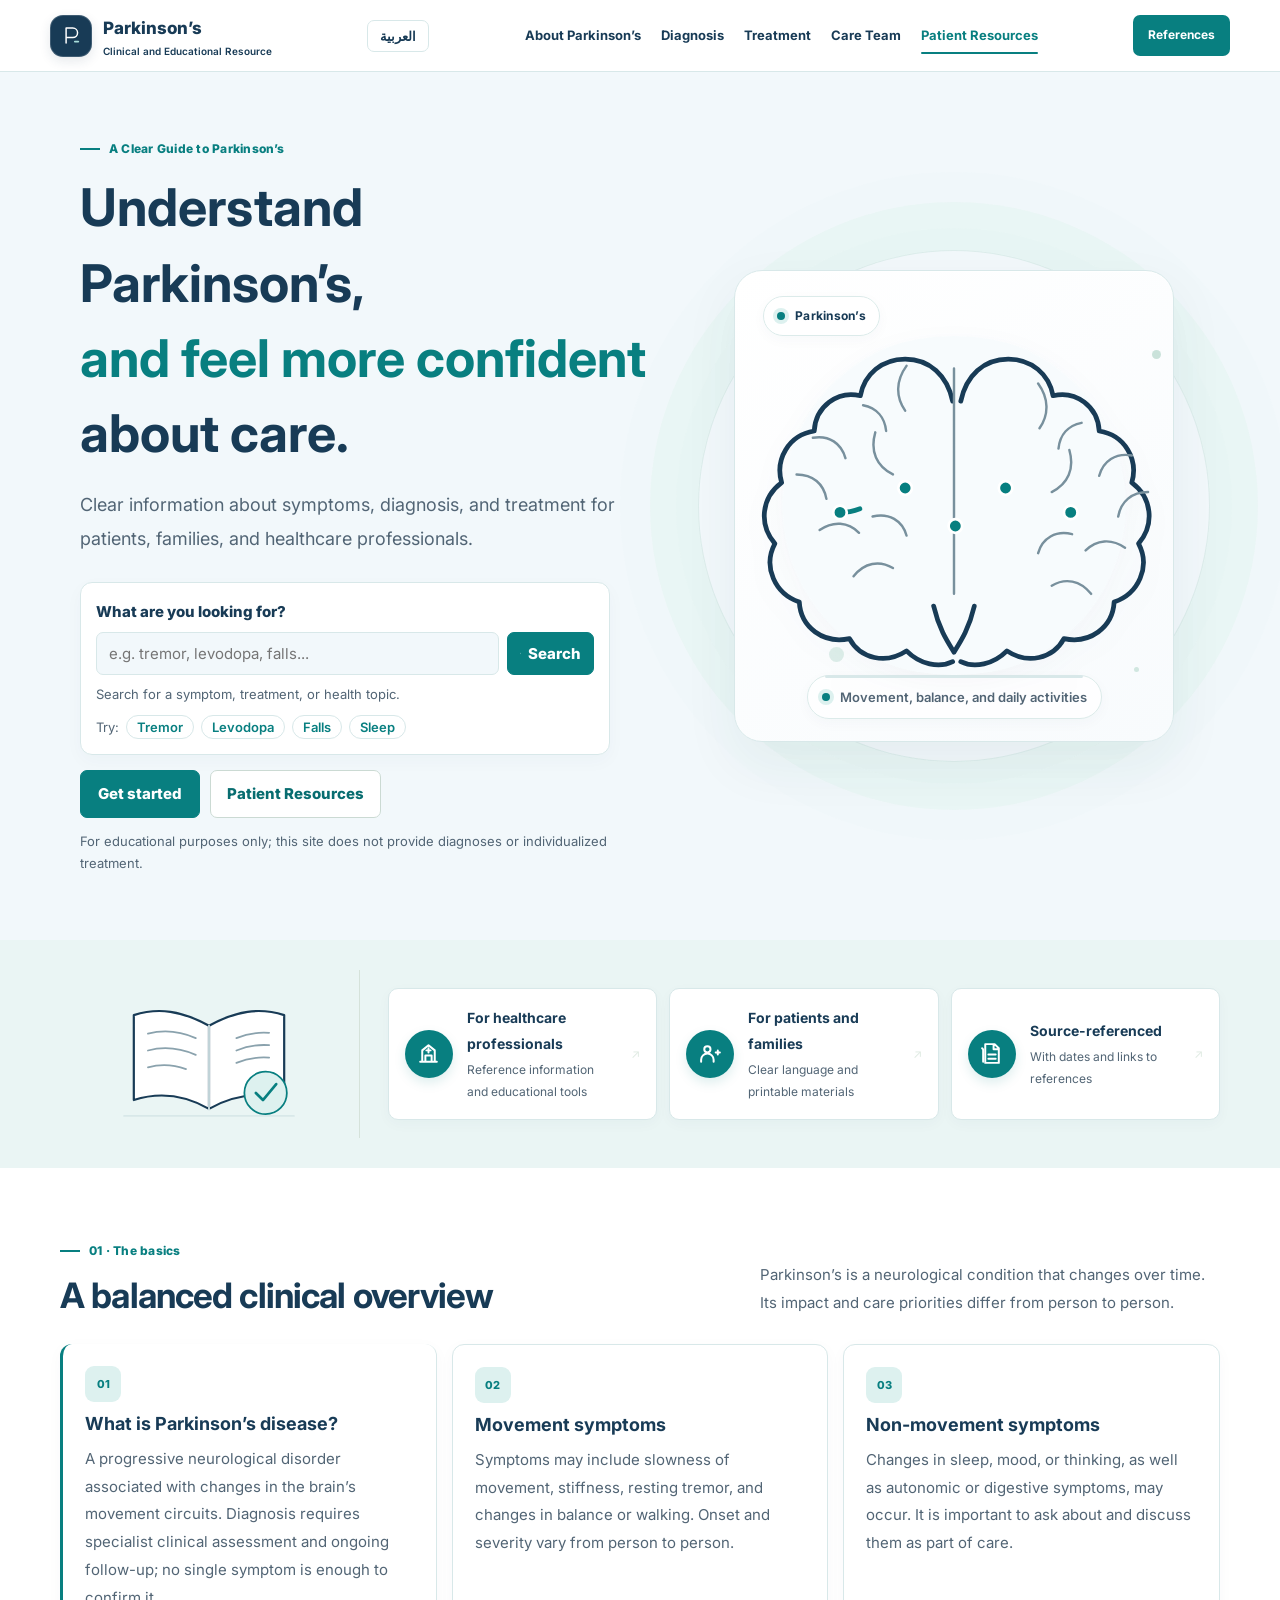
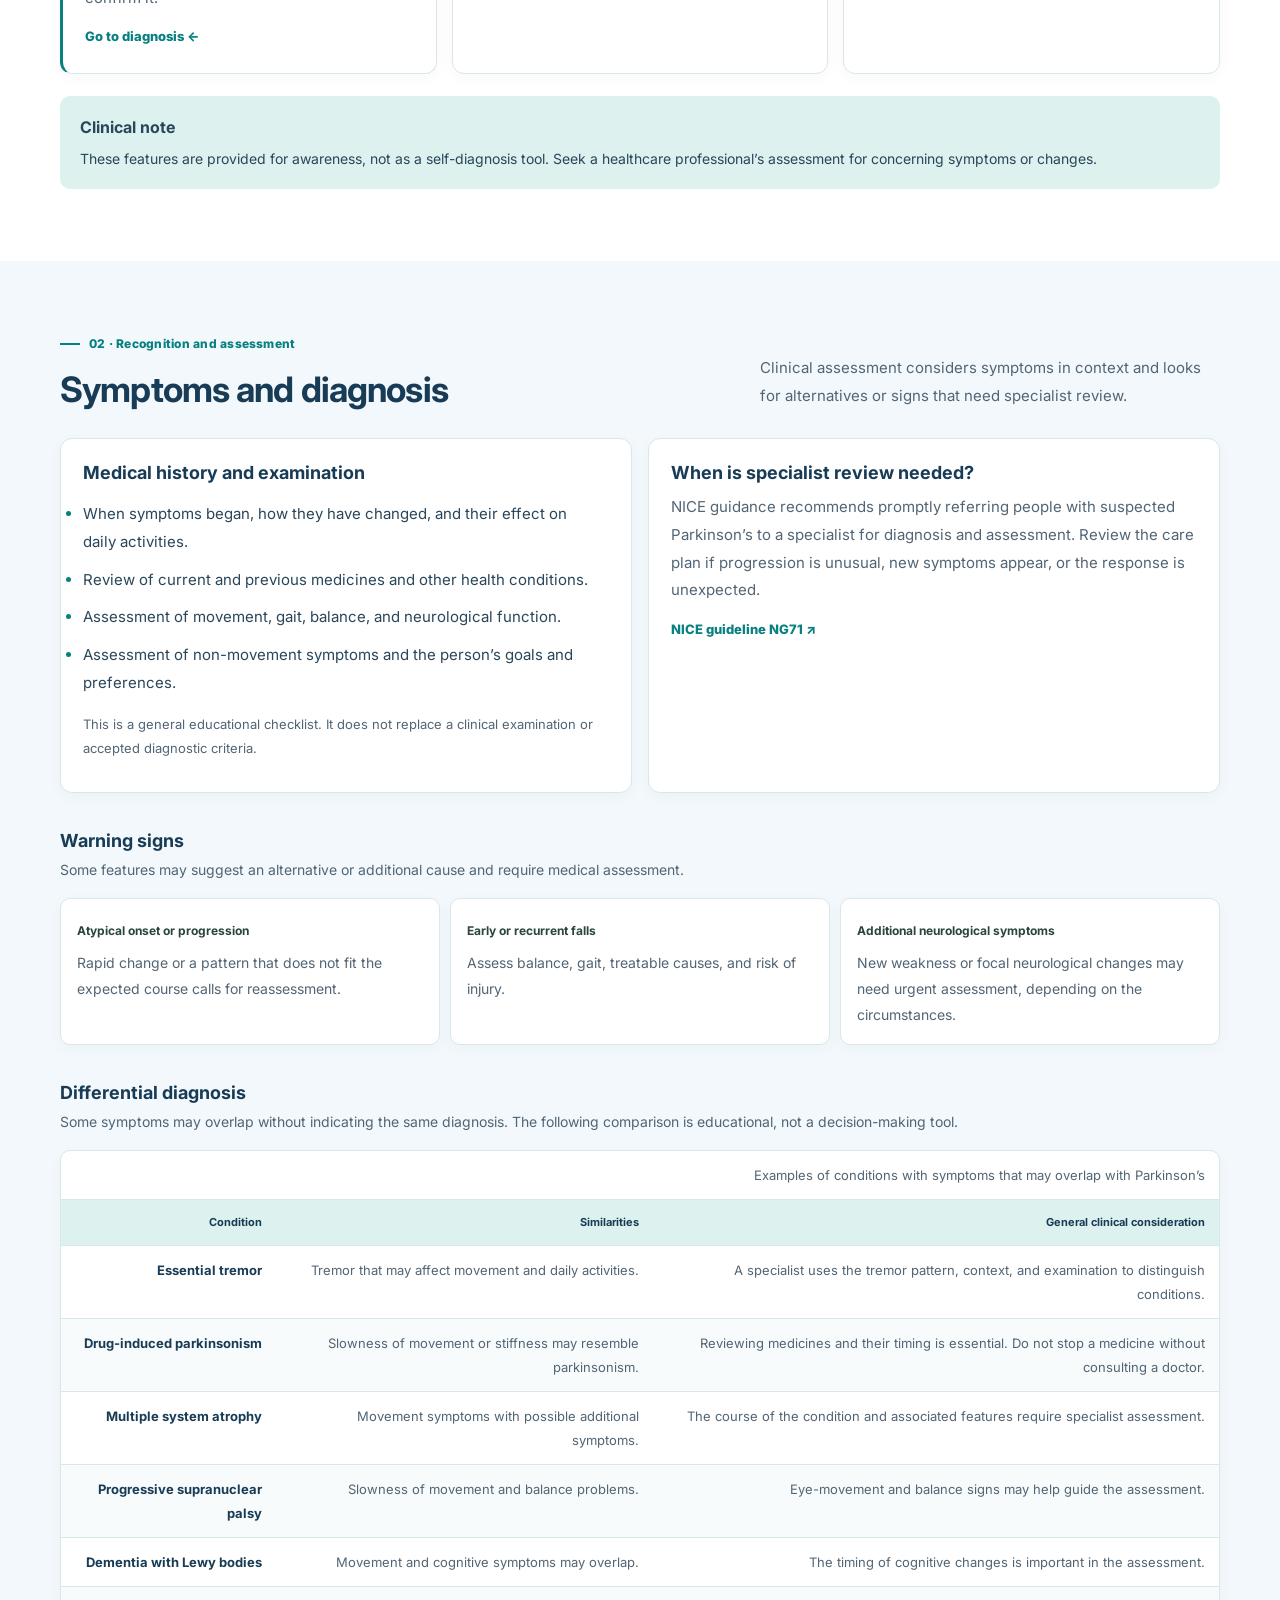
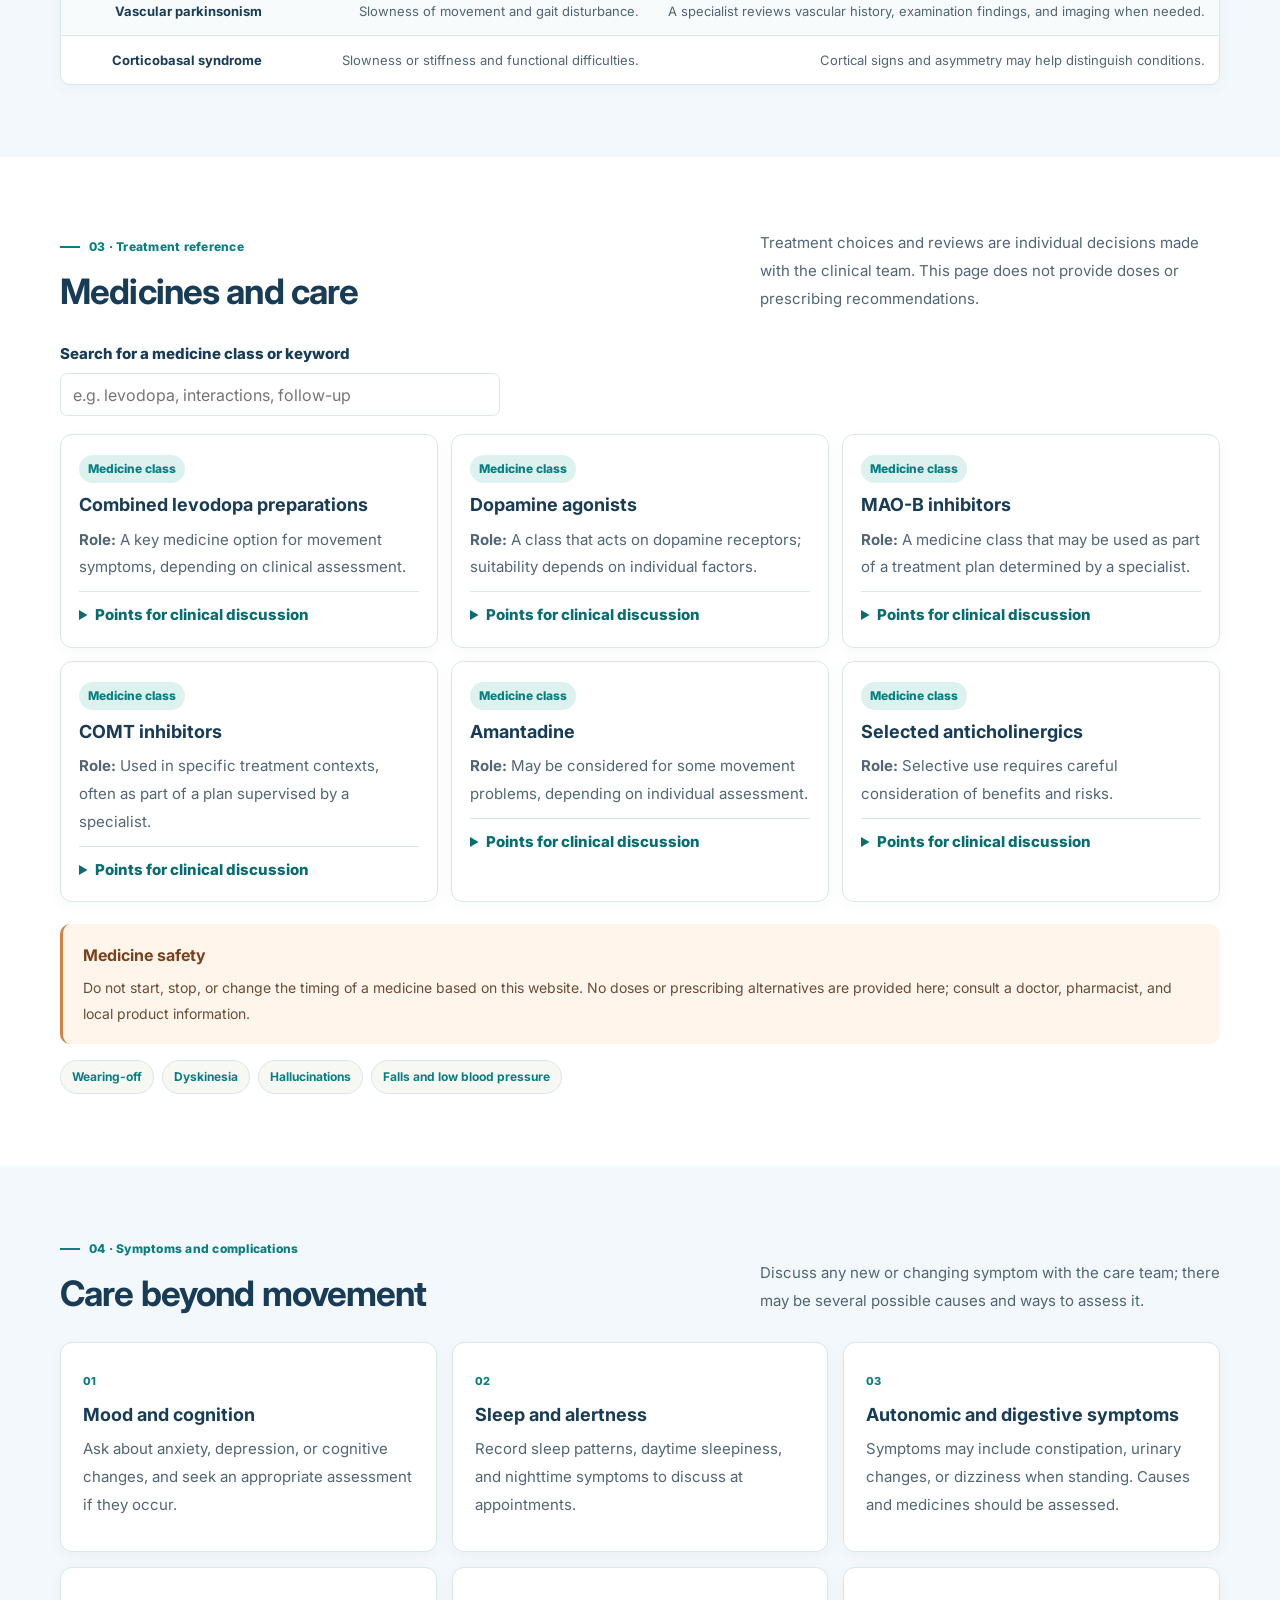
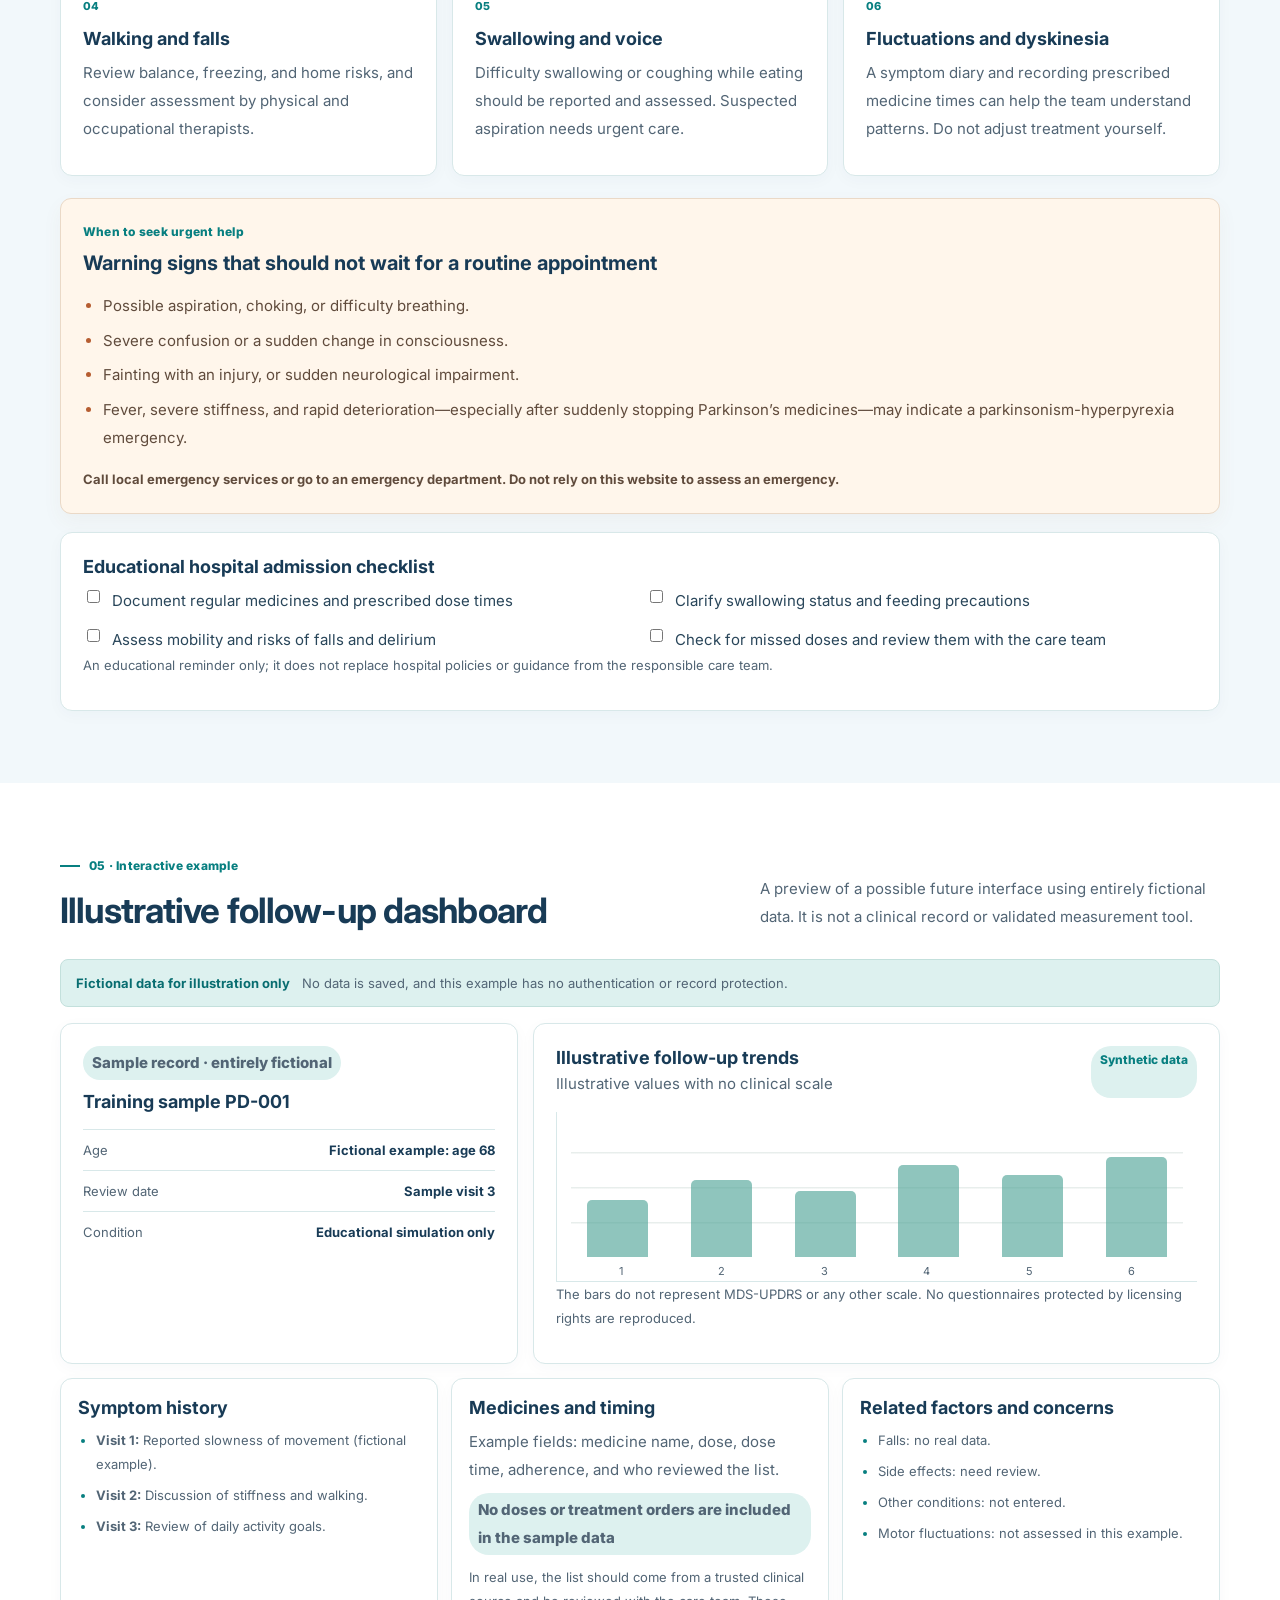
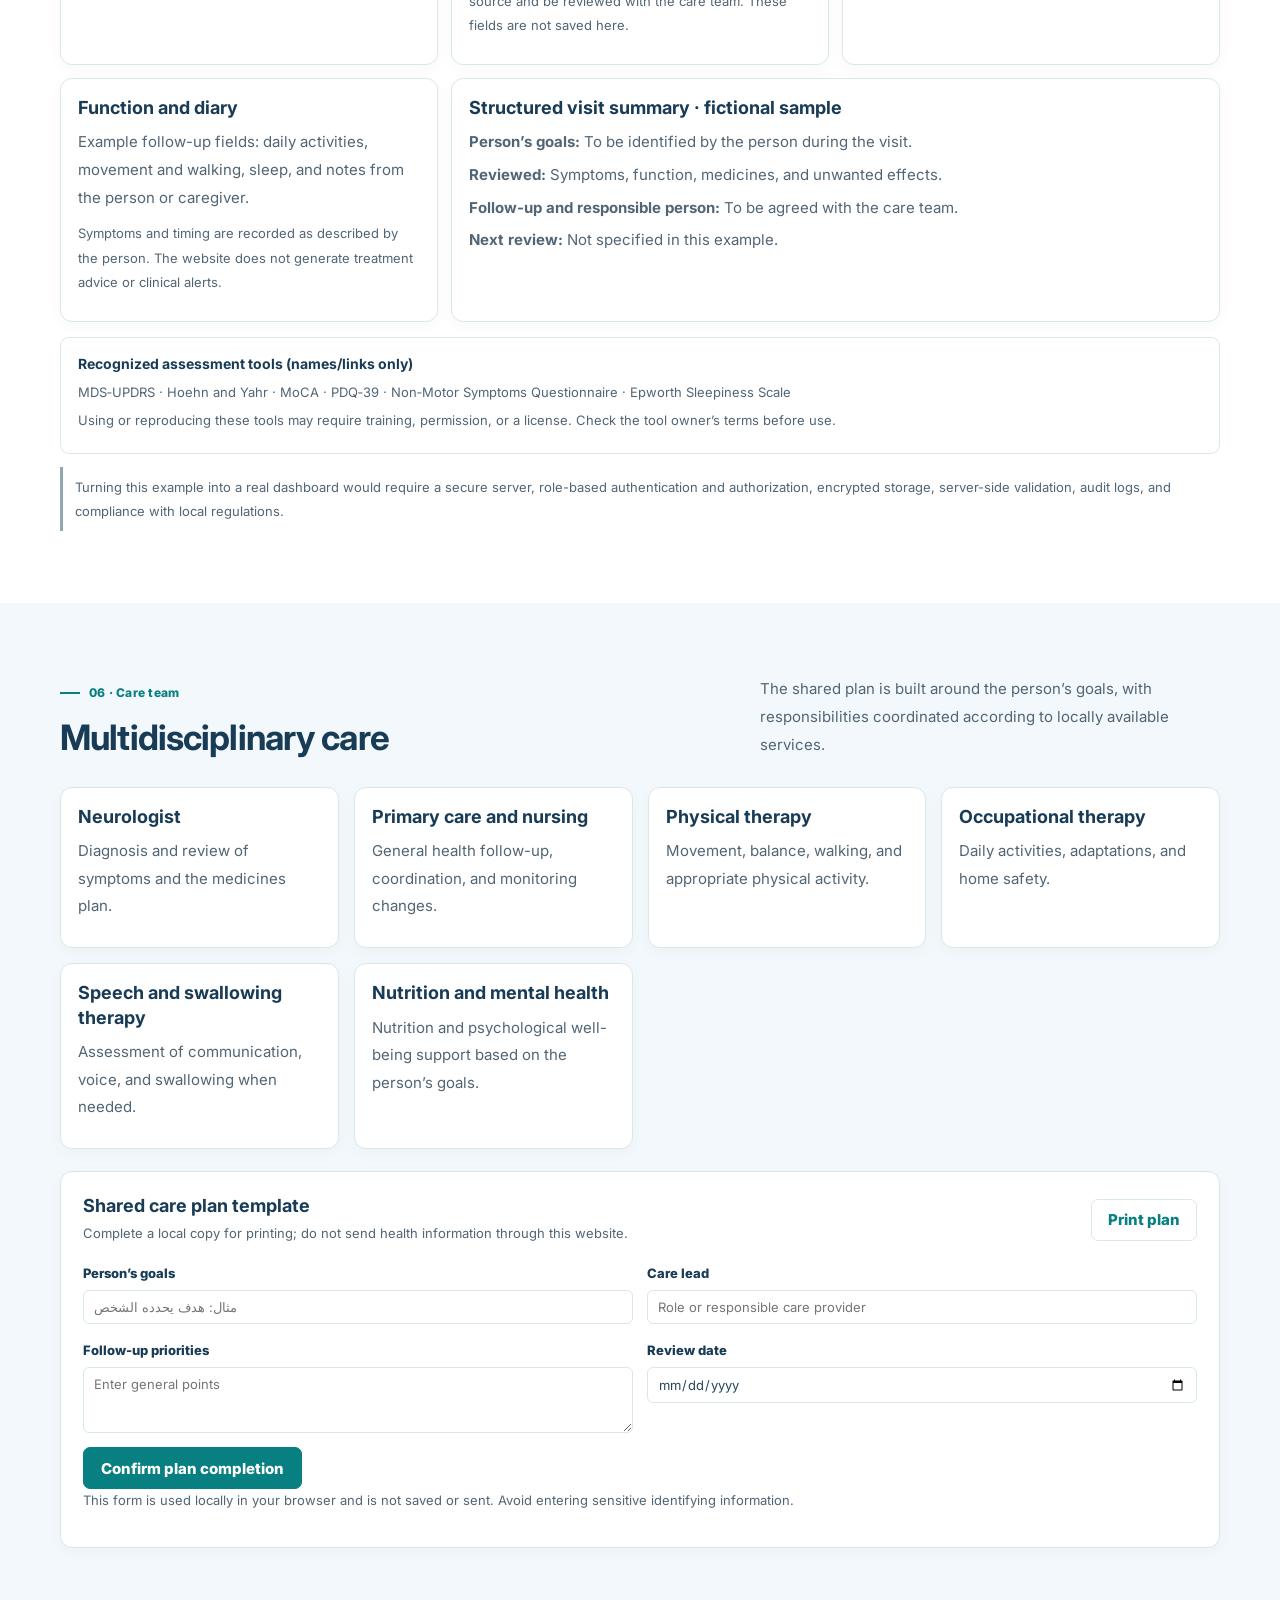
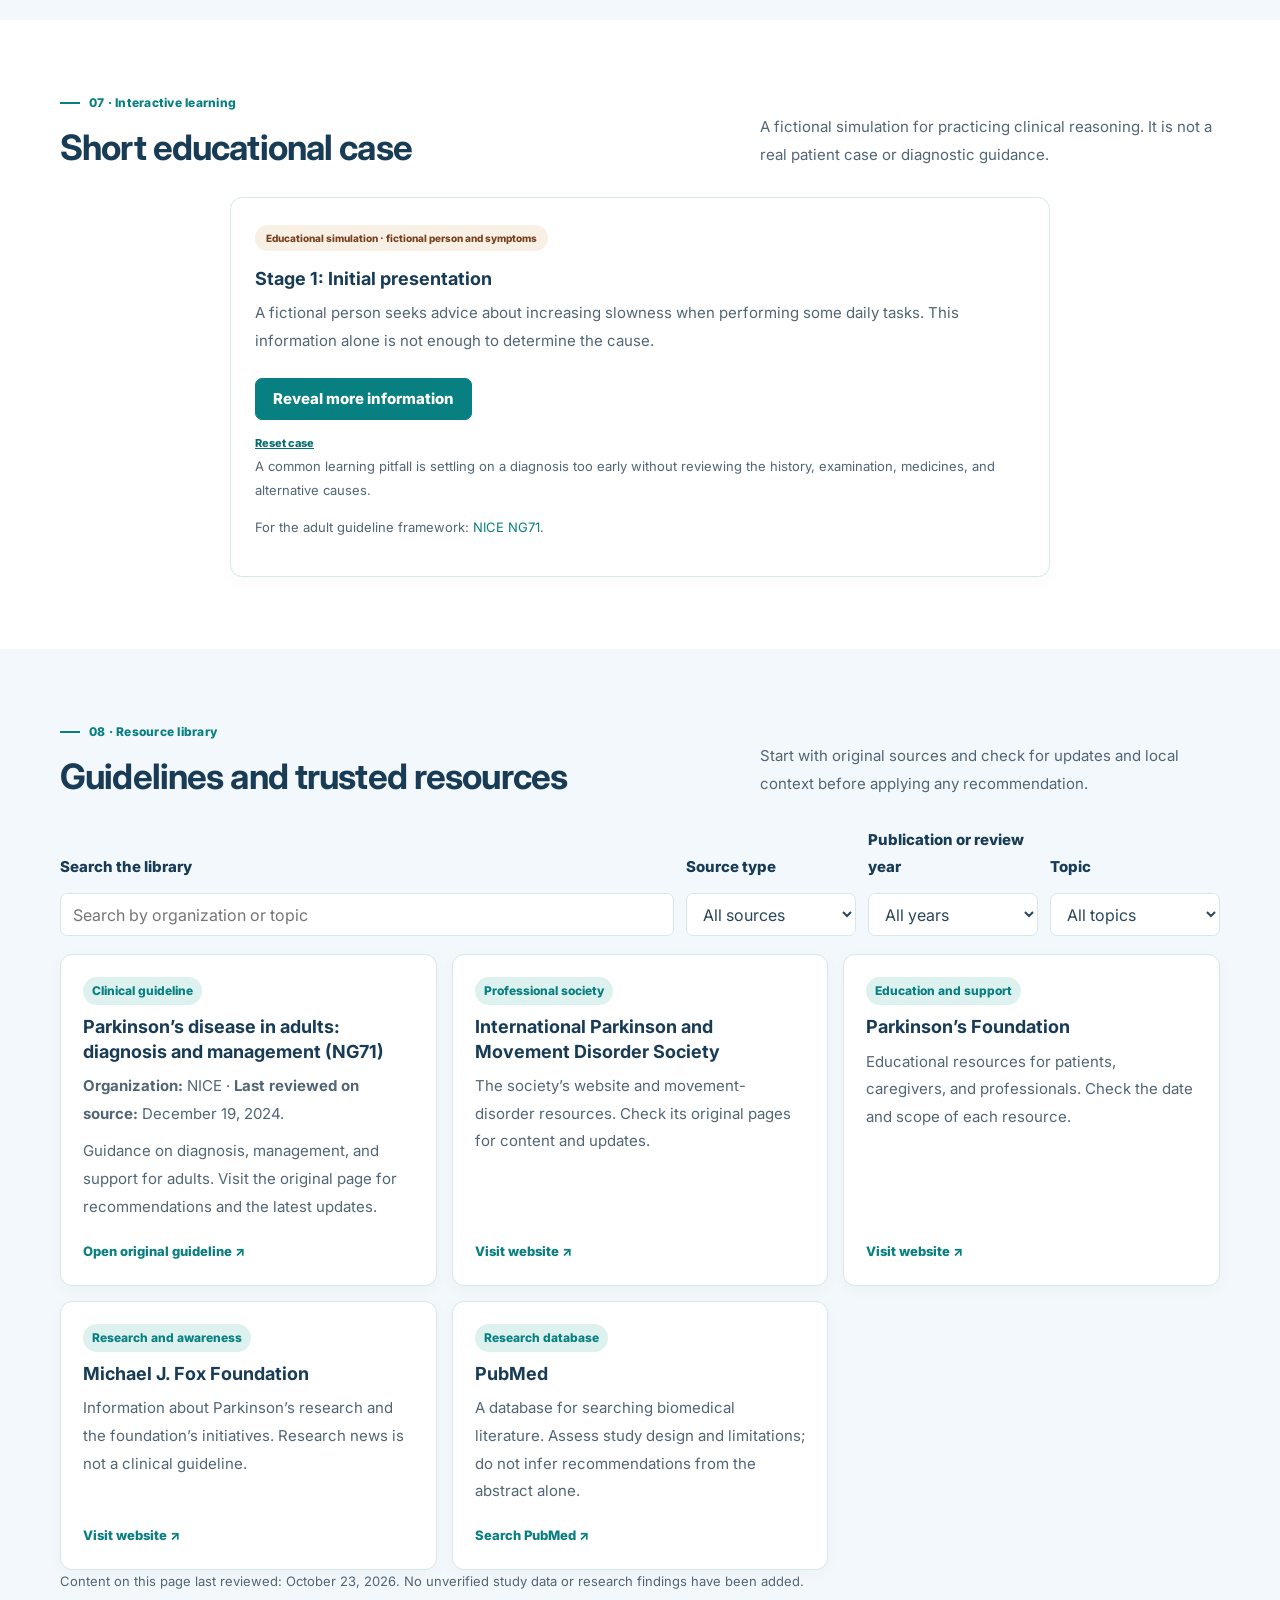
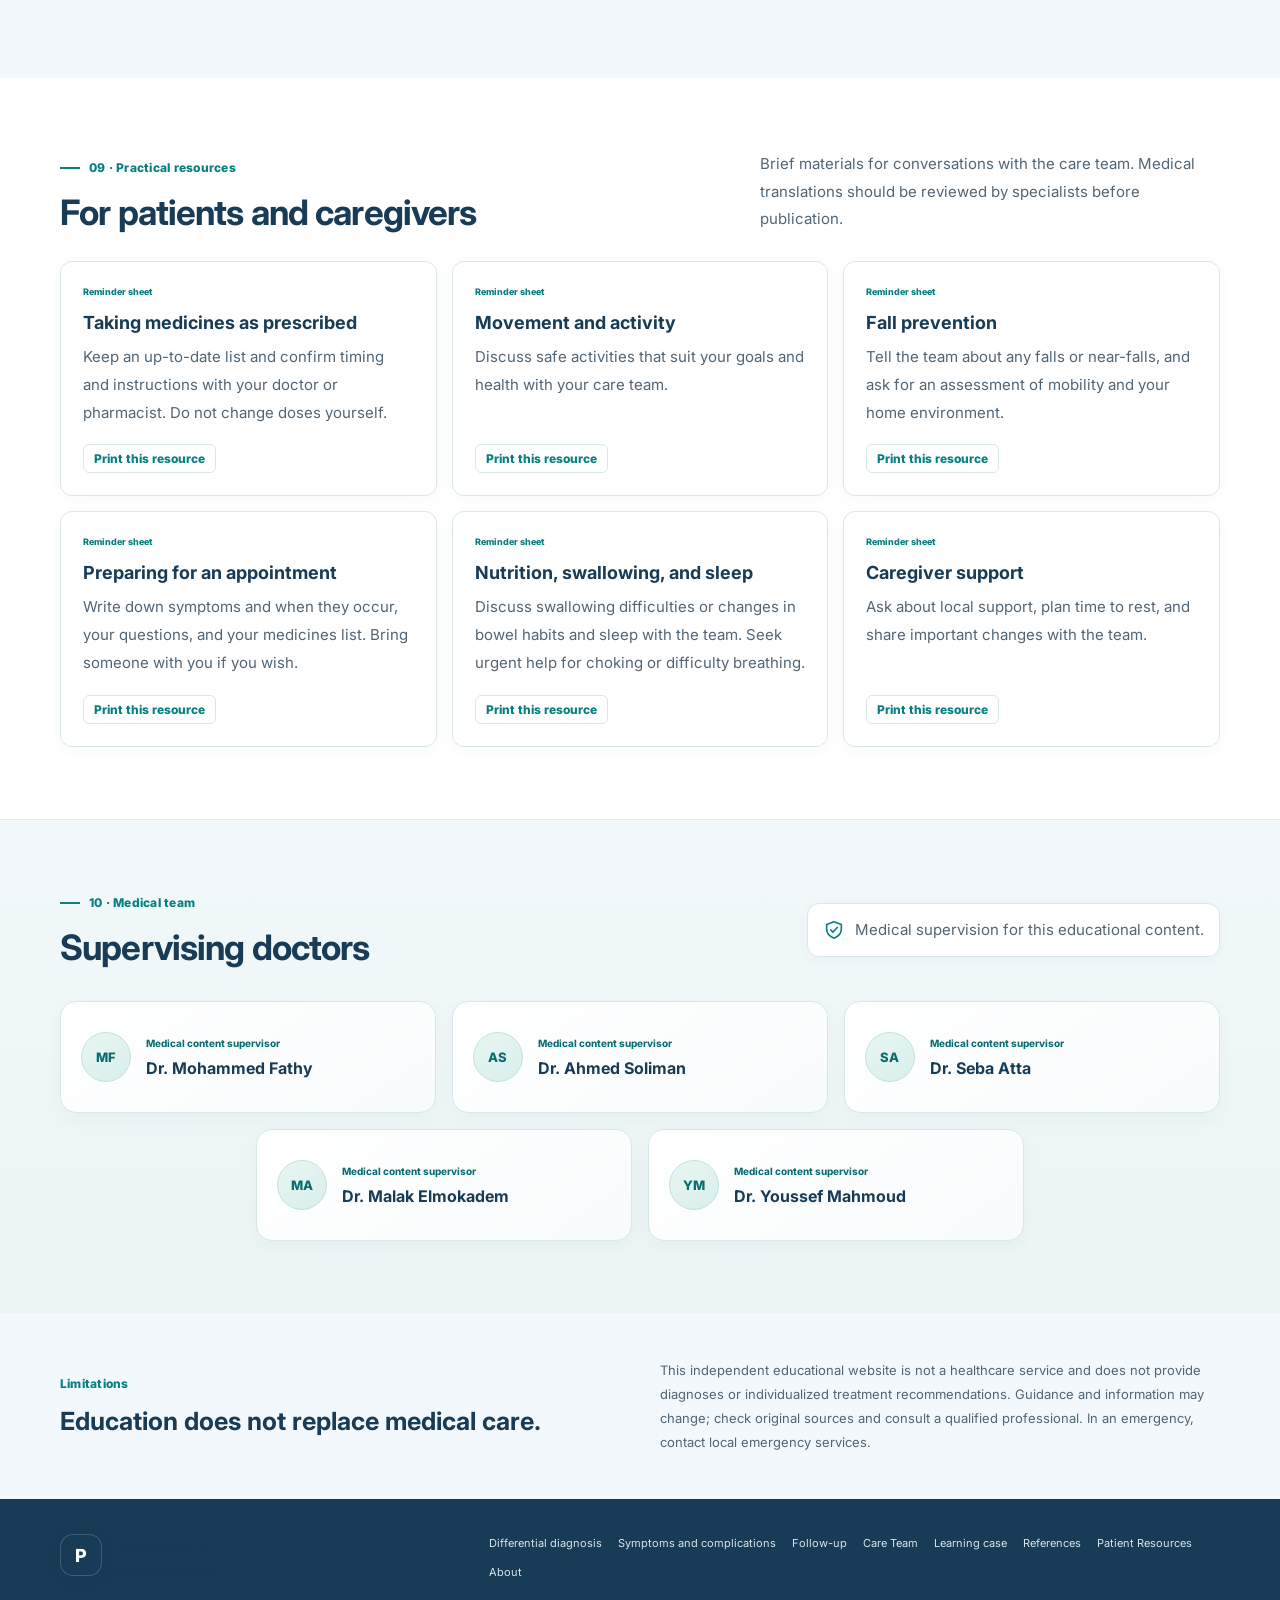
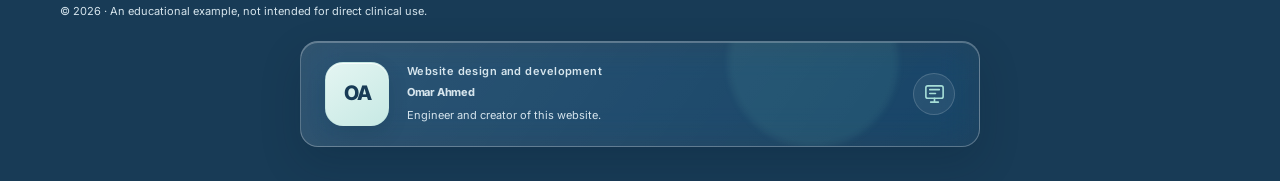
<file: Finish Wepsite/index.html>
<!doctype html>
<html lang="en" dir="ltr">
  <head>
    <meta charset="UTF-8" />
    <meta name="viewport" content="width=device-width, initial-scale=1.0" />
    <meta
      name="description"
      content="An educational platform about Parkinson’s disease for healthcare professionals, patients, and caregivers."
    />
    <meta name="theme-color" content="#F2F8FB" />
    <title>Parkinson’s | Clinical and Educational Resource</title>
    <link rel="preconnect" href="https://fonts.googleapis.com" />
    <link rel="preconnect" href="https://fonts.gstatic.com" crossorigin />
    <link
      href="https://fonts.googleapis.com/css2?family=IBM+Plex+Sans+Arabic:wght@400;500;600;700&family=Inter:wght@400;500;600;700;800&display=swap"
      rel="stylesheet"
    />
    <link rel="stylesheet" href="style.css" />
    <script src="localize.js" defer></script>
    <script src="app.js" defer></script>
  </head>
  <body>
    <!-- رابط تجاوز الرأس والوصول إلى المحتوى -->
    <a class="skip-link" href="#main">تجاوز إلى المحتوى</a>
    <!-- رأس الموقع والهوية والتنقل بين الأقسام -->
    <header class="site-header">
      <a class="brand" href="#home" aria-label="باركنسون، الصفحة الرئيسية">
        <span class="brand-mark" aria-hidden="true">
          <svg viewBox="0 0 40 40" focusable="false">
            <path d="M12 31V9h10a7 7 0 0 1 0 14h-10"></path>
            <path d="M25 29h5"></path>
          </svg>
        </span>
        <span>باركنسون <small>مرجع سريري وتعليمي</small></span>
      </a>
      <button class="language-toggle" id="languageToggle" type="button" lang="ar" aria-label="Switch language to Arabic">العربية</button>
      <button
        class="menu-toggle"
        id="menuToggle"
        type="button"
        aria-expanded="false"
        aria-controls="primaryNav"
      >
        القائمة
      </button>
      <nav class="primary-nav" id="primaryNav" aria-label="التنقل الرئيسي">
        <a href="#overview">عن باركنسون</a>
        <a href="#diagnosis">التشخيص</a>
        <a href="#treatment">العلاج</a>
        <a href="#care">فريق الرعاية</a>
        <a href="#resources">موارد المرضى</a>
      </nav>
      <a class="header-cta" href="#library">المراجع</a>
    </header>

    <main id="main">
      <!-- الواجهة الرئيسية والبحث السريع في محتوى الموقع -->
      <section class="hero section-shell" id="home" aria-labelledby="heroTitle">
        <div class="hero-copy">
          <p class="eyebrow"><span></span> دليل عربي مبسّط</p>
          <h1 id="heroTitle">افهم باركنسون،<br /><em>وكن أقرب</em> <span>للرعاية.</span></h1>
          <p class="hero-lead">
            معلومات واضحة عن الأعراض والتشخيص والعلاج، للمرضى وعائلاتهم والمهنيين الصحيين.
          </p>
          <form class="global-search" id="globalSearchForm" role="search">
            <label for="globalSearch">عن ماذا تبحث؟</label>
            <div class="search-control">
              <input
                id="globalSearch"
                type="search"
                placeholder="مثال: الرعاش، ليفودوبا، السقوط..."
                aria-describedby="searchHint"
                autocomplete="off"
              />
              <button type="submit">
                <svg aria-hidden="true" viewBox="0 0 20 20" focusable="false">
                  <circle cx="8.5" cy="8.5" r="5.5"></circle>
                  <path d="m13 13 4 4"></path>
                </svg>
                <span>ابحث</span>
              </button>
            </div>
            <p class="search-hint" id="searchHint">ابحث عن عرض، علاج، أو موضوع صحي.</p>
            <div class="search-suggestions" aria-label="موضوعات مقترحة للبحث">
              <span>جرّب:</span>
              <button type="button" data-search-query="الرعاش">الرعاش</button>
              <button type="button" data-search-query="ليفودوبا">ليفودوبا</button>
              <button type="button" data-search-query="السقوط">السقوط</button>
              <button type="button" data-search-query="النوم">النوم</button>
            </div>
          </form>
          <div id="searchResults" class="search-results" role="region" aria-label="نتائج البحث" aria-live="polite" hidden></div>
          <div class="hero-actions">
            <a class="button button-primary" href="#overview">ابدأ من هنا</a>
            <a class="button button-secondary" href="#resources">موارد المرضى</a>
          </div>
          <p class="hero-disclaimer">
            محتوى تعليمي فقط؛ لا يقدّم تشخيصًا أو وصفة علاجية فردية.
          </p>
        </div>
        <div class="hero-art" aria-hidden="true">
          <div class="movement-visual">
            <div class="movement-visual-heading">
              <span class="movement-status"><span></span> <bdi dir="ltr">Parkinson’s</bdi></span>
            </div>
            <svg class="movement-illustration" viewBox="40 20 280 250" focusable="false">
              <path class="brain-outline" d="M179 68c-4-19-17-31-35-31-17 0-30 11-33 27-17-4-33 8-34 26-19 3-29 21-24 38-15 11-17 31-5 45-9 17 0 37 18 43 1 19 18 31 37 27 8 15 27 19 42 9 10 10 24 13 34 8m6-192c4-19 17-31 35-31 17 0 30 11 33 27 17-4 33 8 34 26 19 3 29 21 24 38 15 11 17 31 5 45 9 17 0 37-18 43-1 19-18 31-37 27-8 15-27 19-42 9-10 10-24 13-34 8"></path>
              <path class="brain-fold" d="M145 42c-8 11-8 23-1 33m-31-4c10 2 16 9 17 19m-54 5c12-2 21 4 24 15m-36 12c12 0 20 7 22 18m-5 23c10-7 21-6 29 2m-4 32c8-10 19-12 29-6m-13-100c-4 14 1 25 13 31m-15 31c12-3 22 3 25 14m97-112c8 11 8 23 1 33m31-4c-10 2-16 9-17 19m54 5c-12-2-21 4-24 15m36 12c-12 0-20 7-22 18m5 23c-10-7-21-6-29 2m4 32c-8-10-19-12-29-6m13-100c4 14-1 25-13 31m15 31c-12-3-22 3-25 14M180 44v166"></path>
              <path class="brain-stem" d="M165 219c4 17 10 26 15 34 5-8 11-17 15-34"></path>
              <path class="brain-pathway" d="M96 150c23 0 32-18 48-18 17 0 20 28 37 28s20-28 37-28c16 0 25 18 48 18"></path>
              <circle class="brain-node" cx="96" cy="150" r="5"></circle>
              <circle class="brain-node" cx="144" cy="132" r="5"></circle>
              <circle class="brain-node" cx="181" cy="160" r="5"></circle>
              <circle class="brain-node" cx="218" cy="132" r="5"></circle>
              <circle class="brain-node" cx="266" cy="150" r="5"></circle>
              <path class="brain-ground" d="M86 271h188"></path>
            </svg>
            <div class="movement-caption">
              <span class="movement-caption-mark" aria-hidden="true"></span>
              <span>الحركة والتوازن والأنشطة اليومية</span>
            </div>
          </div>
        </div>
      </section>

      <!-- بطاقات مختصرة توجّه الزوار إلى أهم مسارات الموقع -->
      <section class="trust-strip" aria-label="نطاق المنصة">
        <div class="trust-strip-visual" aria-hidden="true">
          <svg viewBox="0 0 260 190" focusable="false">
            <path class="resource-book" d="M45 51c28-9 54-5 85 12v94c-28-16-57-19-85-10V51Zm170 0c-28-9-54-5-85 12v94c28-16 57-19 85-10V51Z"></path>
            <path class="resource-line" d="M61 72c19-5 38-2 54 5m-54 14c19-5 38-2 54 5m-54 14c15-4 29-3 43 2m57-35c12-5 23-7 37-6m-37 20c12-5 23-7 37-6m-37 20c12-5 23-7 37-6"></path>
            <path class="resource-spine" d="M130 63v95"></path>
            <circle class="resource-seal" cx="194" cy="139" r="24"></circle>
            <path class="resource-check" d="m183 139 8 8 15-18"></path>
            <path class="resource-ground" d="M34 165h192"></path>
          </svg>
        </div>
        <div class="trust-cards">
          <a class="trust-card" href="#diagnosis">
            <span class="trust-icon" aria-hidden="true"><svg viewBox="0 0 24 24" focusable="false"><path d="M4 20h16M6 20V9l6-5 6 5v11M9 20v-6h6v6"></path><path d="M10 9h4m-2-2v4"></path></svg></span>
            <span class="trust-copy"><strong>للمهنيين الصحيين</strong><span>معلومات مرجعية وأدوات تعليمية</span></span>
            <span class="trust-arrow" aria-hidden="true">↗</span>
          </a>
          <a class="trust-card" href="#resources">
            <span class="trust-icon" aria-hidden="true"><svg viewBox="0 0 24 24" focusable="false"><circle cx="9" cy="8" r="3"></circle><path d="M3 20v-2a6 6 0 0 1 12 0v2m2-9h4m-2-2v4"></path></svg></span>
            <span class="trust-copy"><strong>للمرضى والعائلات</strong><span>لغة واضحة ومواد قابلة للطباعة</span></span>
            <span class="trust-arrow" aria-hidden="true">↗</span>
          </a>
          <a class="trust-card" href="#library">
            <span class="trust-icon" aria-hidden="true"><svg viewBox="0 0 24 24" focusable="false"><path d="M6 3h9l4 4v14H6zM14 3v5h5M9 13h7m-7 4h7"></path><path d="m3 7 1 1v12"></path></svg></span>
            <span class="trust-copy"><strong>مراجَع بالمصادر</strong><span>مع تاريخ وروابط مرجعية</span></span>
            <span class="trust-arrow" aria-hidden="true">↗</span>
          </a>
        </div>
      </section>

      <!-- أساسيات مرض باركنسون والأعراض الشائعة -->
      <section class="content-section section-shell" id="overview">
        <div class="section-heading">
          <div><p class="eyebrow"><span></span> 01 · الأساسيات</p><h2>نظرة سريرية متوازنة</h2></div>
          <p>باركنسون حالة عصبية تتطور بمرور الوقت، ويختلف تأثيرها وأولويات الرعاية بين الأشخاص.</p>
        </div>
        <div class="overview-grid">
          <article class="info-card feature-card">
            <span class="card-icon" aria-hidden="true">01</span>
            <h3>ما هو مرض باركنسون؟</h3>
            <p>اضطراب عصبي تنكّسي يرتبط بتغيرات في دوائر الحركة بالدماغ. يتطلب التشخيص تقييمًا سريريًا متخصصًا ومتابعة مستمرة؛ ولا يكفي عرض واحد لتأكيده.</p>
            <a href="#diagnosis">انتقل إلى التشخيص <span aria-hidden="true">←</span></a>
          </article>
          <article class="info-card">
            <span class="card-icon" aria-hidden="true">02</span>
            <h3>أعراض حركية</h3>
            <p>قد تشمل بطء الحركة، التيبّس، الرعاش أثناء الراحة، وتغيرات التوازن أو المشي. قد تختلف البداية والشدة من شخص لآخر.</p>
          </article>
          <article class="info-card">
            <span class="card-icon" aria-hidden="true">03</span>
            <h3>أعراض غير حركية</h3>
            <p>قد تظهر تغيرات في النوم أو المزاج أو التفكير، وأعراض ذاتية أو هضمية. من المهم السؤال عنها ومناقشتها ضمن الرعاية.</p>
          </article>
        </div>
        <aside class="callout callout-neutral">
          <strong>نقطة سريرية</strong>
          <p>السمات المذكورة للتوعية وليست أداة تشخيص ذاتي. اطلب تقييمًا من مختص عند وجود أعراض أو تغيرات مقلقة.</p>
        </aside>
      </section>

      <!-- معلومات التقييم والتشخيص والتشخيص التفريقي -->
      <section class="content-section section-tint" id="diagnosis">
        <div class="section-shell">
          <div class="section-heading">
            <div><p class="eyebrow"><span></span> 02 · التعرّف والتقييم</p><h2>الأعراض والتشخيص</h2></div>
            <p>التقييم السريري يضع الأعراض في سياقها، ويبحث عن بدائل وعلامات تستلزم مراجعة متخصصة.</p>
          </div>
          <div class="two-column">
            <article class="content-card">
              <h3>محاور الفحص والتاريخ المرضي</h3>
              <ul class="check-list">
                <li>بداية الأعراض وتطورها وتأثيرها على الأنشطة اليومية.</li>
                <li>مراجعة الأدوية الحالية والسابقة والأمراض المصاحبة.</li>
                <li>فحص الحركة والمشية والتوازن والوظيفة العصبية.</li>
                <li>تقييم الأعراض غير الحركية وأهداف الشخص وتفضيلاته.</li>
              </ul>
              <p class="small-note">هذه قائمة تعليمية عامة، ولا تحل محل الفحص السريري أو معايير التشخيص المعتمدة.</p>
            </article>
            <article class="content-card">
              <h3>متى تلزم مراجعة متخصصة؟</h3>
              <p>توصي إرشادات NICE بإحالة الأشخاص المشتبه بإصابتهم بباركنسون بسرعة إلى مختص للتشخيص والتقييم. تُراجع الخطة عند ظهور تطور غير معتاد، أو أعراض جديدة، أو استجابة غير متوقعة.</p>
              <a class="text-link" href="https://www.nice.org.uk/guidance/ng71" target="_blank" rel="noopener noreferrer">إرشادات NICE NG71 <span aria-hidden="true">↗</span></a>
            </article>
          </div>
          <div class="section-subheading"><h3>علامات تستدعي الانتباه</h3><p>قد تثير بعض السمات الشك في تشخيص بديل أو سبب إضافي وتحتاج تقديرًا طبيًا.</p></div>
          <div class="red-flag-grid">
            <article><strong>بداية أو تطور غير نمطي</strong><p>تغير سريع أو نمط لا يتوافق مع المسار المتوقع يستدعي إعادة التقييم.</p></article>
            <article><strong>سقوط مبكر أو متكرر</strong><p>قيّم التوازن والمشية والأسباب القابلة للعلاج ومخاطر الإصابة.</p></article>
            <article><strong>أعراض عصبية مصاحبة</strong><p>ضعف أو تغيرات عصبية بؤرية جديدة تحتاج تقييمًا عاجلًا بحسب السياق.</p></article>
          </div>
          <div class="section-subheading" id="differential"><h3>التشخيص التفريقي</h3><p>التشابه في بعض الأعراض لا يعني تطابق التشخيص؛ المقارنة التالية للتعليم وليست أداة قرار.</p></div>
          <div class="table-wrap">
            <table>
              <caption>أمثلة لحالات قد تتداخل أعراضها مع باركنسون</caption>
              <thead><tr><th scope="col">الحالة</th><th scope="col">وجه التشابه</th><th scope="col">اعتبار سريري عام</th></tr></thead>
              <tbody>
                <tr><th scope="row">الرعاش الأساسي</th><td>رعاش قد يؤثر على الحركة والمهام اليومية.</td><td>نمط الرعاش والسياق والفحص يساعد المختص في التمييز.</td></tr>
                <tr><th scope="row">باركنسونية دوائية</th><td>بطء حركة أو تيبّس قد يشبه الباركنسونية.</td><td>مراجعة الأدوية والتوقيت ضرورية؛ لا توقف دواءً دون الطبيب.</td></tr>
                <tr><th scope="row">ضمور الأجهزة المتعدد</th><td>أعراض حركية مع أعراض أخرى محتملة.</td><td>تطور الحالة والسمات المصاحبة يستلزمان تقييمًا متخصصًا.</td></tr>
                <tr><th scope="row">الشلل فوق النووي التقدمي</th><td>بطء حركة ومشكلات في التوازن.</td><td>علامات حركة العين والتوازن قد توجه التقييم.</td></tr>
                <tr><th scope="row">الخرف بأجسام ليوي</th><td>قد تتداخل أعراض الحركة والإدراك.</td><td>التاريخ الزمني للتغيرات المعرفية مهم في التقييم.</td></tr>
                <tr><th scope="row">الباركنسونية الوعائية</th><td>بطء الحركة واضطراب المشي.</td><td>التاريخ الوعائي والفحص والتصوير عند الحاجة يراجعها المختص.</td></tr>
                <tr><th scope="row">المتلازمة القشرية القاعدية</th><td>بطء أو تيبّس وصعوبات وظيفية.</td><td>العلامات القشرية وعدم التناظر قد تساعد على التمييز.</td></tr>
              </tbody>
            </table>
          </div>
        </div>
      </section>

      <!-- مرجع الفئات الدوائية وملاحظات السلامة -->
      <section class="content-section section-shell" id="treatment">
        <div class="section-heading">
          <div><p class="eyebrow"><span></span> 03 · مرجع علاجي</p><h2>الأدوية والرعاية</h2></div>
          <p>اختيار العلاج ومراجعته قرار فردي بين الشخص والفريق السريري. لا تتضمن هذه الصفحة جرعات أو توصيات وصفية.</p>
        </div>
        <label class="field-label medication-search" for="medicationSearch">ابحث عن فئة دوائية أو كلمة مفتاحية</label>
        <input class="text-input" id="medicationSearch" type="search" placeholder="مثل: ليفودوبا، التداخلات، المتابعة" />
        <div class="medication-grid" id="medicationGrid">
          <article class="medication-card" data-search="ليفودوبا كاربيدوبا ليفودوبا مثبط dopa decarboxylase حركية">
            <span class="tag">فئة دوائية</span><h3>مستحضرات ليفودوبا المركبة</h3>
            <p><b>الدور:</b> خيار دوائي أساسي للأعراض الحركية وفق التقييم السريري.</p>
            <details><summary>نقاط للنقاش السريري</summary><p>راجع الاستجابة الحركية، التقلبات، الآثار غير المرغوبة والتداخلات في ضوء المرجع الدوائي المحلي. تختلف المستحضرات وطرق الإعطاء.</p></details>
          </article>
          <article class="medication-card" data-search="ناهضات الدوبامين dopamine agonist">
            <span class="tag">فئة دوائية</span><h3>ناهضات الدوبامين</h3>
            <p><b>الدور:</b> فئة تؤثر على مستقبلات الدوبامين؛ ملاءمتها تعتمد على عوامل الشخص.</p>
            <details><summary>نقاط للنقاش السريري</summary><p>ناقش النعاس، السلوك الاندفاعي، الهلوسة، مخاطر السقوط والاحتياطات بحسب النشرة والإرشادات المحلية.</p></details>
          </article>
          <article class="medication-card" data-search="مثبطات mao-b سيليجيلين راساجيلين safinamide">
            <span class="tag">فئة دوائية</span><h3>مثبطات MAO‑B</h3>
            <p><b>الدور:</b> فئة دوائية قد تُستخدم ضمن خطة علاجية يحددها المختص.</p>
            <details><summary>نقاط للنقاش السريري</summary><p>تحقق من الأدوية المصاحبة والتداخلات والاحتياطات من مرجع دوائي موثوق قبل أي قرار.</p></details>
          </article>
          <article class="medication-card" data-search="مثبطات comt انتاكابون أوبكابون">
            <span class="tag">فئة دوائية</span><h3>مثبطات COMT</h3>
            <p><b>الدور:</b> تُستخدم في سياقات علاجية محددة، غالبًا ضمن خطة يشرف عليها مختص.</p>
            <details><summary>نقاط للنقاش السريري</summary><p>راجع الهدف العلاجي، الآثار الجانبية المحتملة والتداخلات المعتمدة على المستحضر.</p></details>
          </article>
          <article class="medication-card" data-search="أمانتادين dyskinesia خلل الحركة">
            <span class="tag">فئة دوائية</span><h3>أمانتادين</h3>
            <p><b>الدور:</b> قد يُنظر فيه لبعض المشكلات الحركية وفق التقييم الفردي.</p>
            <details><summary>نقاط للنقاش السريري</summary><p>ناقش الوظائف المعرفية والكلوية والآثار الجانبية المحتملة مع الطبيب والصيدلي.</p></details>
          </article>
          <article class="medication-card" data-search="مضادات الكولين anticholinergic رعاش">
            <span class="tag">فئة دوائية</span><h3>مضادات كولينية مختارة</h3>
            <p><b>الدور:</b> استخدام انتقائي يتطلب تقديرًا دقيقًا للمنافع والمخاطر.</p>
            <details><summary>نقاط للنقاش السريري</summary><p>تزداد أهمية مراجعة الآثار المعرفية والذاتية ومخاطر السقوط، خصوصًا لدى كبار السن.</p></details>
          </article>
        </div>
        <p id="medicationEmpty" class="empty-message" hidden>لا توجد فئات مطابقة. جرّب كلمة أخرى.</p>
        <aside class="callout callout-warning">
          <strong>تنبيه دوائي</strong>
          <p>لا تبدأ دواءً أو توقفه أو تغيّر توقيته اعتمادًا على هذا الموقع. لا تُدرج هنا جرعات أو بدائل وصفية؛ راجع الطبيب والصيدلي ومعلومات المستحضر المحلية.</p>
        </aside>
        <div class="scenario-links" aria-label="موضوعات سريرية شائعة">
          <a href="#complications">تذبذب نهاية الجرعة</a><a href="#complications">خلل الحركة</a><a href="#complications">الهلوسة</a><a href="#complications">السقوط وهبوط الضغط</a>
        </div>
      </section>

      <!-- الأعراض والمضاعفات ومتى تطلب الرعاية العاجلة -->
      <section class="content-section section-tint" id="complications">
        <div class="section-shell">
          <div class="section-heading">
            <div><p class="eyebrow"><span></span> 04 · الأعراض والمضاعفات</p><h2>رعاية تتجاوز الحركة</h2></div>
            <p>ناقش أي عرض جديد أو متغير مع الفريق المعالج؛ فقد تكون هناك أسباب متعددة وطرق تقييم مختلفة.</p>
          </div>
          <div class="complication-grid">
            <article><span>01</span><h3>المزاج والإدراك</h3><p>اسأل عن القلق أو الاكتئاب أو التغيرات المعرفية، واطلب تقييمًا مناسبًا عند ظهورها.</p></article>
            <article><span>02</span><h3>النوم واليقظة</h3><p>سجل نمط النوم والنعاس النهاري والأعراض الليلية لمناقشتها في الزيارة.</p></article>
            <article><span>03</span><h3>الجهاز الذاتي والهضم</h3><p>قد تشمل الأعراض الإمساك أو تغيرات التبول أو الدوخة عند الوقوف؛ يلزم تقييم الأسباب والأدوية.</p></article>
            <article><span>04</span><h3>المشي والسقوط</h3><p>راجع التوازن والتجمد ومخاطر المنزل، وفكر في تقييم العلاج الطبيعي والوظيفي.</p></article>
            <article><span>05</span><h3>البلع والصوت</h3><p>صعوبة البلع أو السعال مع الطعام تستدعي الإبلاغ والتقييم؛ الاشتباه بالشفط يحتاج عناية عاجلة.</p></article>
            <article><span>06</span><h3>التقلبات وخلل الحركة</h3><p>مفكرة الأعراض وتوقيت الأدوية كما وُصفت تساعد الفريق على فهم النمط، دون تعديل ذاتي للعلاج.</p></article>
          </div>
          <div class="urgent-panel">
            <div><p class="eyebrow">متى تطلب المساعدة العاجلة؟</p><h3>علامات إنذار لا تنتظر المراجعة الروتينية</h3></div>
            <ul>
              <li>اشتباه شفط أو اختناق أو صعوبة تنفس.</li>
              <li>ارتباك شديد أو تغير وعي مفاجئ.</li>
              <li>إغماء مع إصابة، أو عجز عصبي مفاجئ.</li>
              <li>حمّى وتيبّس شديد وتدهور حاد، خصوصًا بعد انقطاع مفاجئ عن أدوية باركنسون؛ احتمال متلازمة فرط الحرارة المرتبطة بالباركنسونية طارئ طبي.</li>
            </ul>
            <p>اتصل بخدمات الطوارئ المحلية أو توجّه إلى قسم الطوارئ. لا تعتمد على هذا الموقع لتقييم حالة عاجلة.</p>
          </div>
          <div class="content-card admission-card">
            <h3>قائمة مراجعة تعليمية عند دخول المستشفى</h3>
            <div class="checklist">
              <label><input type="checkbox" /> توثيق الأدوية المعتادة وتوقيت الجرعات الموصوفة</label>
              <label><input type="checkbox" /> توضيح حالة البلع واحتياطات التغذية</label>
              <label><input type="checkbox" /> تقييم الحركة ومخاطر السقوط والهذيان</label>
              <label><input type="checkbox" /> التحقق من الجرعات الفائتة ومراجعتها مع الفريق</label>
            </div>
            <p class="small-note">قائمة تذكير تعليمية؛ لا تستبدل سياسات المستشفى أو توجيه الفريق المسؤول.</p>
          </div>
        </div>
      </section>

      <!-- نموذج توضيحي لمتابعة الأعراض والبيانات -->
      <section class="content-section section-shell" id="monitoring">
        <div class="section-heading">
          <div><p class="eyebrow"><span></span> 05 · نموذج تفاعلي</p><h2>لوحة متابعة توضيحية</h2></div>
          <p>معاينة لواجهة مستقبلية باستخدام بيانات افتراضية بالكامل، وليست سجلًا سريريًا أو أداة قياس معتمدة.</p>
        </div>
        <div class="demo-banner"><strong>بيانات خيالية للتوضيح فقط</strong><span>لا تُحفظ أي بيانات، ولا توجد مصادقة أو حماية سجلات في هذا النموذج.</span></div>
        <div class="dashboard-grid">
          <article class="content-card demo-profile">
            <p class="tag">سجل تجريبي · خيالي بالكامل</p><h3>عينة تدريبية PD‑001</h3>
            <dl><div><dt>العمر</dt><dd>مثال افتراضي: ٦٨ عامًا</dd></div><div><dt>تاريخ المراجعة</dt><dd>زيارة تجريبية ٣</dd></div><div><dt>الحالة</dt><dd>محاكاة تعليمية فقط</dd></div></dl>
          </article>
          <article class="content-card chart-card">
            <div class="chart-heading"><div><h3>اتجاهات متابعة توضيحية</h3><p>قيم شكلية بلا مقياس سريري</p></div><span class="tag">بيانات اصطناعية</span></div>
            <div class="demo-chart" role="img" aria-label="رسم توضيحي لأشرطة افتراضية لا تمثل قياسات سريرية">
              <div class="chart-bars"><span style="--bar:42%"></span><span style="--bar:57%"></span><span style="--bar:49%"></span><span style="--bar:68%"></span><span style="--bar:61%"></span><span style="--bar:74%"></span></div>
              <div class="chart-labels"><span>١</span><span>٢</span><span>٣</span><span>٤</span><span>٥</span><span>٦</span></div>
            </div>
            <p class="small-note">لا تمثل الأعمدة MDS‑UPDRS أو أي مقياس؛ لم تُعرض استبيانات محمية بحقوق الترخيص.</p>
          </article>
        </div>
        <div class="dashboard-details">
          <article class="content-card">
            <h3>تاريخ الأعراض</h3>
            <ul class="demo-list"><li><b>زيارة ١:</b> بطء حركة مُبلّغ عنه (مثال خيالي).</li><li><b>زيارة ٢:</b> مناقشة التيبّس والمشي.</li><li><b>زيارة ٣:</b> مراجعة أهداف النشاط اليومي.</li></ul>
          </article>
          <article class="content-card">
            <h3>الأدوية والتوقيت</h3>
            <p>حقول العرض: اسم المستحضر، الجرعة، وقت الجرعة، الالتزام، والجهة التي راجعت القائمة.</p>
            <p class="tag">لا توجد جرعات أو أوامر علاجية ضمن بيانات العينة</p>
            <p class="small-note">في الاستخدام الحقيقي تُنقل القائمة من مصدر سريري موثوق وتُراجع مع الفريق؛ هذه الحقول غير محفوظة هنا.</p>
          </article>
          <article class="content-card">
            <h3>عوامل ومشكلات مرافقة</h3>
            <ul class="demo-list"><li>سقوط: لا توجد بيانات فعلية.</li><li>أعراض جانبية: تحتاج مراجعة.</li><li>أمراض مصاحبة: غير مدخلة.</li><li>تقلبات حركية: غير مقيمة في النموذج.</li></ul>
          </article>
          <article class="content-card">
            <h3>الوظيفة والمفكرة</h3>
            <p>حقول متابعة تجريبية: أنشطة يومية، حركة ومشي، نوم، وملاحظات الشخص أو مقدم الرعاية.</p>
            <p class="small-note">تُسجل الأعراض والتوقيت كما يصفهما الشخص؛ لا ينتج الموقع توصية علاجية أو تنبيهًا سريريًا.</p>
          </article>
          <article class="content-card visit-summary">
            <h3>ملخص زيارة منظم · عينة خيالية</h3>
            <p><b>أهداف الشخص:</b> يحددها الشخص في الزيارة.</p>
            <p><b>ما تمت مراجعته:</b> الأعراض، الوظيفة، الأدوية والآثار غير المرغوبة.</p>
            <p><b>المتابعة والمسؤول:</b> تُتفق مع الفريق المعالج.</p>
            <p><b>موعد المراجعة التالي:</b> غير محدد في هذا المثال.</p>
          </article>
        </div>
        <div class="assessment-list">
          <h3>أدوات تقييم معروفة (روابط/أسماء فقط)</h3>
          <p>MDS‑UPDRS · Hoehn and Yahr · MoCA · PDQ‑39 · Non‑Motor Symptoms Questionnaire · Epworth Sleepiness Scale</p>
          <p class="small-note">استخدام الأدوات أو إعادة إنتاجها قد يتطلب تدريبًا أو إذنًا أو ترخيصًا. تحقّق من شروط مالك الأداة قبل الاستخدام.</p>
        </div>
        <p class="backend-note">يتطلب تحويل هذا النموذج إلى لوحة فعلية: خادمًا آمنًا، مصادقة وتفويضًا حسب الدور، تخزينًا مشفرًا، تحققًا خادميًا، وسجلات تدقيق وامتثالًا للأنظمة المحلية.</p>
      </section>

      <!-- فريق الرعاية وقالب خطة الرعاية المشتركة -->
      <section class="content-section section-tint" id="care">
        <div class="section-shell">
          <div class="section-heading">
            <div><p class="eyebrow"><span></span> 06 · فريق الرعاية</p><h2>رعاية متعددة التخصصات</h2></div>
            <p>تُبنى الخطة المشتركة حول أهداف الشخص، وتُنسق المسؤوليات بحسب الخدمات المتاحة محليًا.</p>
          </div>
          <div class="team-grid">
            <article><h3>طبيب أعصاب</h3><p>التشخيص ومراجعة الأعراض والخطة الدوائية.</p></article>
            <article><h3>الرعاية الأولية والتمريض</h3><p>متابعة الصحة العامة والتنسيق وملاحظة التغيرات.</p></article>
            <article><h3>العلاج الطبيعي</h3><p>الحركة والتوازن والمشي والنشاط البدني المناسب.</p></article>
            <article><h3>العلاج الوظيفي</h3><p>الأنشطة اليومية والتكيفات وسلامة البيئة المنزلية.</p></article>
            <article><h3>علاج النطق والبلع</h3><p>تقييم التواصل والصوت والبلع عند الحاجة.</p></article>
            <article><h3>التغذية والصحة النفسية</h3><p>دعم التغذية والرفاه النفسي بحسب أهداف الشخص.</p></article>
          </div>
          <div class="care-plan-wrap">
            <div class="care-plan-heading"><div><h3>قالب خطة رعاية مشتركة</h3><p>املأ نسخة محلية للطباعة؛ لا ترسل معلومات صحية عبر الموقع.</p></div><button class="button button-secondary print-button" id="printCarePlan" type="button">طباعة الخطة</button></div>
            <form id="carePlanForm" class="care-plan-form">
              <label>أهداف الشخص<input name="goals" type="text" placeholder="مثال: هدف يحدده الشخص" required /></label>
              <label>مسؤول الرعاية<input name="owner" type="text" placeholder="الدور أو مقدم الرعاية المسؤول" required /></label>
              <label>أولويات المتابعة<textarea name="priorities" rows="3" placeholder="اكتب نقاطًا عامة" required></textarea></label>
              <label>موعد المراجعة<input name="reviewDate" type="date" required /></label>
              <button class="button button-primary" type="submit">تأكيد اكتمال القالب</button>
              <p class="form-message" id="carePlanMessage" role="status" aria-live="polite"></p>
            </form>
            <p class="small-note">يُستخدم النموذج محليًا في المتصفح ولا يُحفظ أو يُرسل؛ تجنب إدخال بيانات تعريفية حساسة.</p>
          </div>
        </div>
      </section>

      <!-- حالة تعليمية تفاعلية للتدريب -->
      <section class="content-section section-shell" id="learning">
        <div class="section-heading">
          <div><p class="eyebrow"><span></span> 07 · تعلم تفاعلي</p><h2>حالة تعليمية قصيرة</h2></div>
          <p>محاكاة خيالية للتدريب على التفكير السريري، وليست حالة مريض حقيقي أو إرشادًا تشخيصيًا.</p>
        </div>
        <article class="case-card">
          <div class="case-label">محاكاة تعليمية · شخصية وأعراض خيالية</div>
          <div id="caseStage" aria-live="polite">
            <h3>المرحلة ١: العرض الأولي</h3>
            <p>شخص افتراضي يراجع بسبب بطء متزايد في أداء بعض المهام اليومية. لا تكفي هذه المعلومة وحدها لتحديد سبب الأعراض.</p>
            <button class="button button-primary" id="caseNext" type="button">اكشف مزيدًا من المعلومات</button>
          </div>
          <div id="caseQuestion" class="case-question" hidden>
            <h3>ما الخطوة التعليمية الأنسب التالية؟</h3>
            <fieldset>
              <legend>اختر إجابة واحدة</legend>
              <label><input type="radio" name="caseAnswer" value="a" /> تأكيد التشخيص اعتمادًا على العرض وحده.</label>
              <label><input type="radio" name="caseAnswer" value="b" /> أخذ تاريخ وفحص سريري ومراجعة الأدوية والبدائل.</label>
              <label><input type="radio" name="caseAnswer" value="c" /> بدء علاج دوائي دون تقييم إضافي.</label>
            </fieldset>
            <button class="button button-primary" id="caseSubmit" type="button">اعرض التغذية الراجعة</button>
            <p id="caseFeedback" class="feedback" role="status" aria-live="polite"></p>
          </div>
          <button class="text-button" id="caseReset" type="button">إعادة الحالة</button>
          <p class="small-note">خطأ شائع في الممارسة التعليمية: تثبيت التشخيص مبكرًا دون مراجعة التاريخ والفحص والأدوية والأسباب البديلة.</p>
          <p class="small-note">للاطلاع على إطار الإرشادات للبالغين: <a href="https://www.nice.org.uk/guidance/ng71" target="_blank" rel="noopener noreferrer">NICE NG71</a>.</p>
        </article>
      </section>

      <!-- مكتبة الإرشادات والمصادر المرجعية -->
      <section class="content-section section-tint" id="library">
        <div class="section-shell">
          <div class="section-heading">
            <div><p class="eyebrow"><span></span> 08 · مكتبة المصادر</p><h2>إرشادات ومصادر موثوقة</h2></div>
            <p>ابدأ بالمصادر الأصلية، وتحقق من التحديثات والسياق المحلي قبل تطبيق أي توصية.</p>
          </div>
          <div class="library-tools">
            <label class="field-label" for="librarySearch">ابحث في المكتبة</label>
            <input class="text-input" id="librarySearch" type="search" placeholder="ابحث بالجهة أو الموضوع" />
            <label class="field-label" for="libraryType">نوع المصدر</label>
            <select class="text-input" id="libraryType"><option value="all">كل المصادر</option><option value="guideline">إرشادات</option><option value="organization">منظمة/تثقيف</option><option value="database">قاعدة أبحاث</option></select>
            <label class="field-label" for="libraryYear">سنة النشر أو المراجعة</label>
            <select class="text-input" id="libraryYear"><option value="all">كل السنوات</option><option value="2024">2024</option><option value="unknown">غير مذكورة هنا</option></select>
            <label class="field-label" for="libraryTopic">الموضوع</label>
            <select class="text-input" id="libraryTopic"><option value="all">كل الموضوعات</option><option value="clinical">إرشادات سريرية</option><option value="education">تثقيف ودعم</option><option value="research">أبحاث</option></select>
          </div>
          <div class="resource-grid" id="libraryEntries">
            <article class="resource-card" data-type="guideline" data-year="2024" data-topic="clinical" data-search="nice ng71 guideline diagnosis management parkinsons disease">
              <span class="tag">إرشاد سريري</span><h3>Parkinson’s disease in adults: diagnosis and management (NG71)</h3>
              <p><b>الجهة:</b> NICE · <b>آخر مراجعة ظاهرة بالمصدر:</b> 19 ديسمبر 2024.</p>
              <p>إرشاد حول التشخيص والتدبير والدعم للأشخاص البالغين. راجع الصفحة الأصلية لمعرفة التوصيات وآخر التحديثات.</p>
              <a href="https://www.nice.org.uk/guidance/ng71" target="_blank" rel="noopener noreferrer">فتح الإرشاد الأصلي ↗</a>
            </article>
            <article class="resource-card" data-type="organization" data-year="unknown" data-topic="clinical" data-search="international parkinson movement disorder society mds">
              <span class="tag">جمعية تخصصية</span><h3>International Parkinson and Movement Disorder Society</h3>
              <p>موقع الجمعية وموارد اضطرابات الحركة. تُراجع صفحاتها الأصلية للتحقق من المحتوى والتحديثات.</p>
              <a href="https://www.movementdisorders.org" target="_blank" rel="noopener noreferrer">زيارة الموقع ↗</a>
            </article>
            <article class="resource-card" data-type="organization" data-year="unknown" data-topic="education" data-search="parkinson foundation patient caregiver education">
              <span class="tag">تثقيف ودعم</span><h3>Parkinson’s Foundation</h3>
              <p>مصادر تثقيفية للمرضى ومقدمي الرعاية والمهنيين؛ راجع تاريخ كل مادة ونطاقها.</p>
              <a href="https://www.parkinson.org" target="_blank" rel="noopener noreferrer">زيارة الموقع ↗</a>
            </article>
            <article class="resource-card" data-type="organization" data-year="unknown" data-topic="research" data-search="michael j fox foundation research parkinson">
              <span class="tag">بحث وتوعية</span><h3>Michael J. Fox Foundation</h3>
              <p>معلومات عن أبحاث باركنسون ومبادرات المؤسسة. الأخبار البحثية لا تعادل إرشادًا سريريًا.</p>
              <a href="https://www.michaeljfox.org" target="_blank" rel="noopener noreferrer">زيارة الموقع ↗</a>
            </article>
            <article class="resource-card" data-type="database" data-year="unknown" data-topic="research" data-search="pubmed research publications biomedical literature">
              <span class="tag">قاعدة أبحاث</span><h3>PubMed</h3>
              <p>قاعدة للبحث عن الأدبيات الطبية الحيوية. قيّم تصميم الدراسة والقيود ولا تستنتج التوصيات من الملخص وحده.</p>
              <a href="https://pubmed.ncbi.nlm.nih.gov" target="_blank" rel="noopener noreferrer">البحث في PubMed ↗</a>
            </article>
          </div>
          <p class="small-note">تاريخ مراجعة محتوى هذه الصفحة: <time datetime="2026-10-23">23 أكتوبر 2026</time>. لم تُضف بيانات دراسات أو نتائج بحثية غير متحقق منها.</p>
        </div>
      </section>

      <!-- مواد عملية قابلة للطباعة للمرضى ومقدمي الرعاية -->
      <section class="content-section section-shell" id="resources">
        <div class="section-heading">
          <div><p class="eyebrow"><span></span> 09 · موارد عملية</p><h2>للمرضى ومقدمي الرعاية</h2></div>
          <p>مواد موجزة للمحادثة مع فريق الرعاية. هذه النسخة باللغة العربية؛ الترجمة الطبية تحتاج مراجعة مختصين قبل النشر.</p>
        </div>
        <div class="leaflet-grid">
          <article class="leaflet-card"><span>ورقة تذكير</span><h3>الالتزام بالأدوية</h3><p>احتفظ بقائمة محدثة، وتحقق من التوقيت والتعليمات مع الطبيب أو الصيدلي. لا تغيّر الجرعات بنفسك.</p><button type="button" class="leaflet-print" data-print="leaflet">طباعة المادة</button></article>
          <article class="leaflet-card"><span>ورقة تذكير</span><h3>الحركة والنشاط</h3><p>ناقش نوع النشاط الآمن والملائم لأهدافك وحالتك الصحية مع فريق الرعاية.</p><button type="button" class="leaflet-print" data-print="leaflet">طباعة المادة</button></article>
          <article class="leaflet-card"><span>ورقة تذكير</span><h3>الوقاية من السقوط</h3><p>أخبر الفريق بأي سقوط أو شبه سقوط، واطلب تقييم الحركة والبيئة المنزلية.</p><button type="button" class="leaflet-print" data-print="leaflet">طباعة المادة</button></article>
          <article class="leaflet-card"><span>ورقة تذكير</span><h3>الاستعداد للموعد</h3><p>دوّن الأعراض وتوقيتها والأسئلة وقائمة الأدوية، واصطحب مرافقًا إذا رغبت.</p><button type="button" class="leaflet-print" data-print="leaflet">طباعة المادة</button></article>
          <article class="leaflet-card"><span>ورقة تذكير</span><h3>التغذية والبلع والنوم</h3><p>ناقش صعوبات البلع أو تغيرات الأمعاء والنوم مع الفريق؛ اطلب المساعدة العاجلة عند الاختناق أو صعوبة التنفس.</p><button type="button" class="leaflet-print" data-print="leaflet">طباعة المادة</button></article>
          <article class="leaflet-card"><span>ورقة تذكير</span><h3>دعم مقدم الرعاية</h3><p>اطلب معلومات عن الدعم المحلي، وخطط للاستراحة وشارك التغيرات المهمة مع الفريق.</p><button type="button" class="leaflet-print" data-print="leaflet">طباعة المادة</button></article>
        </div>
      </section>

      <!-- تعريف الأطباء المشرفين على المحتوى التعليمي -->
      <section class="content-section section-tint medical-team-section" id="medical-team" aria-labelledby="medicalTeamTitle">
        <div class="section-shell">
          <div class="section-heading">
            <div><p class="eyebrow"><span></span> 10 · الفريق الطبي</p><h2 id="medicalTeamTitle">الأطباء المشرفون</h2></div>
            <p class="doctor-section-note">
              <svg viewBox="0 0 24 24" aria-hidden="true" focusable="false"><path d="M12 3 20 6v5c0 5-3.4 8.2-8 10-4.6-1.8-8-5-8-10V6l8-3Z"></path><path d="m8.5 12 2.3 2.3 4.8-5"></path></svg>
              <span>إشراف طبي على هذا المحتوى التعليمي.</span>
            </p>
          </div>
          <div class="doctor-grid">
            <article class="doctor-card"><span class="doctor-index" aria-hidden="true">MF</span><span class="doctor-info"><span class="doctor-role">الطبيب المشرف على المحتوى</span><h3>Dr. Mohammed Fathy</h3></span></article>
            <article class="doctor-card"><span class="doctor-index" aria-hidden="true">AS</span><span class="doctor-info"><span class="doctor-role">الطبيب المشرف على المحتوى</span><h3>Dr. Ahmed Soliman</h3></span></article>
            <article class="doctor-card"><span class="doctor-index" aria-hidden="true">SA</span><span class="doctor-info"><span class="doctor-role">الطبيب المشرف على المحتوى</span><h3>Dr. Seba Atta</h3></span></article>
            <article class="doctor-card"><span class="doctor-index" aria-hidden="true">MA</span><span class="doctor-info"><span class="doctor-role">الطبيب المشرف على المحتوى</span><h3>Dr. Malak Elmokadem</h3></span></article>
            <article class="doctor-card"><span class="doctor-index" aria-hidden="true">YM</span><span class="doctor-info"><span class="doctor-role">الطبيب المشرف على المحتوى</span><h3>Dr. Youssef Mahmoud</h3></span></article>
          </div>
        </div>
      </section>

      <!-- حدود استخدام الموقع والتنبيه التعليمي -->
      <section class="disclaimer-section" id="disclaimer">
        <div class="section-shell disclaimer-content">
          <div><p class="eyebrow">حدود الاستخدام</p><h2>التثقيف لا يستبدل الرعاية الطبية.</h2></div>
          <p>الموقع نموذج تعليمي مستقل، وليس خدمة صحية ولا يقدّم تشخيصًا أو توصيات علاجية فردية. قد تتغير الإرشادات والمعلومات؛ تحقّق من المصادر الأصلية واستشر مختصًا مؤهلًا. في الطوارئ، اتصل بخدمات الطوارئ المحلية.</p>
        </div>
      </section>
    </main>

    <!-- تذييل الموقع وروابطه وتعريف المصمم -->
    <footer class="site-footer">
      <a class="brand footer-brand" href="#home"><span class="brand-mark">P</span><span>باركنسون <small>مرجع تعليمي</small></span></a>
      <nav aria-label="روابط تذييل الصفحة"><a href="#diagnosis">التشخيص التفريقي</a><a href="#complications">الأعراض والمضاعفات</a><a href="#monitoring">المتابعة</a><a href="#care">فريق الرعاية</a><a href="#learning">حالة تعليمية</a><a href="#library">المراجع</a><a href="#resources">موارد المرضى</a><a href="#disclaimer">عن الموقع</a></nav>
      <p>© <span id="currentYear">2026</span> · نموذج تعليمي غير مخصص للاستخدام السريري المباشر.</p>
      <section class="designer-spotlight" aria-label="مصمم ومطور الموقع">
        <span class="designer-avatar" aria-hidden="true">OA</span>
        <div class="designer-copy">
          <p class="designer-label">تصميم وتطوير الموقع</p>
          <p class="designer-name"><bdi dir="ltr">Omar Ahmed</bdi></p>
          <p class="designer-role">مهندس، وصاحب تصميم وتطوير هذا الموقع.</p>
        </div>
        <span class="designer-sparkle" aria-hidden="true">
          <svg viewBox="0 0 24 24" focusable="false">
            <rect x="3" y="4" width="18" height="13" rx="2"></rect>
            <path d="M8 21h8m-4-4v4M7 8h10m-10 4h6"></path>
          </svg>
        </span>
      </section>
    </footer>
  </body>
</html>
</file>
<file: style.css>
/* ألوان الهوية الطبية والخطوط الأساسية */
:root {
  color-scheme: light;
  --navy: #183b56;
  --ink: #183b56;
  --muted: #526575;
  --teal: #087f80;
  --teal-dark: #087f80;
  --green: #ddf1ef;
  --pale: #f2f8fb;
  --line: #d8e8e9;
  --white: #fff;
  --warning: #fff4e8;
  --warning-ink: #8d4b22;
  --shadow: 0 16px 40px #17364a12;
}

* { box-sizing: border-box; }
[hidden] { display: none !important; }
html { scroll-behavior: smooth; scroll-padding-top: 95px; }
body {
  margin: 0;
  background: var(--white);
  color: var(--ink);
  font-family: "Cairo", Tahoma, sans-serif;
  line-height: 1.75;
}
body, button, input, select, textarea { font-family: "Cairo", Tahoma, sans-serif; }
[lang="en"] body,
[lang="en"] button,
[lang="en"] input,
[lang="en"] select,
[lang="en"] textarea { font-family: "Segoe UI", Arial, sans-serif; }
a { color: var(--teal-dark); text-decoration: none; }
a:hover { text-decoration: underline; }
button, input, select, textarea { font-size: inherit; }
button { cursor: pointer; }
a[href], button:not(:disabled), summary, select, label,
input[type="checkbox"], input[type="radio"], [role="button"] { cursor: pointer; }
button:disabled { cursor: not-allowed; }
button:focus-visible, a:focus-visible, input:focus-visible, select:focus-visible,
textarea:focus-visible, summary:focus-visible {
  outline: 3px solid #e2a35d;
  outline-offset: 3px;
}
.skip-link {
  position: absolute;
  z-index: 100;
  top: 8px;
  right: 8px;
  padding: 8px 14px;
  transform: translateY(-160%);
  background: var(--navy);
  color: var(--white);
}
.skip-link:focus { transform: translateY(0); }
.section-shell { width: min(1160px, calc(100% - 48px)); margin-inline: auto; }

/* رأس الموقع والتنقل المتجاوب */
.site-header {
  position: sticky;
  z-index: 20;
  top: 0;
  display: flex;
  min-height: 78px;
  align-items: center;
  justify-content: space-between;
  gap: 20px;
  padding: 10px max(24px, calc((100% - 1280px) / 2));
  border-bottom: 1px solid #dce6e4d9;
  background: #ffffffed;
  backdrop-filter: blur(12px);
}
.brand { display: inline-flex; align-items: center; gap: 10px; color: var(--navy); font-weight: 800; white-space: nowrap; }
.brand:hover { text-decoration: none; }
.brand small { display: block; color: var(--muted); font-size: 10px; font-weight: 600; line-height: 1.3; }
.brand-mark {
  display: grid;
  width: 38px;
  height: 38px;
  place-items: center;
  border-radius: 12px;
  background: var(--teal);
  color: var(--white);
  font-size: 18px;
  direction: ltr;
}
.primary-nav { display: flex; flex-wrap: wrap; justify-content: center; gap: 4px 16px; }
.primary-nav a { padding: 8px 0; color: #4e626d; font-size: 12px; font-weight: 700; }
.primary-nav a:hover, .primary-nav a[aria-current="location"] { color: var(--teal-dark); }
.header-cta { border: 1px solid var(--line); border-radius: 8px; padding: 7px 13px; font-size: 12px; font-weight: 700; white-space: nowrap; }
.menu-toggle { display: none; }

/* الواجهة الرئيسية والبحث */
.hero {
  position: relative;
  isolation: isolate;
  display: grid;
  min-height: 570px;
  grid-template-columns: 1.05fr .95fr;
  align-items: center;
  gap: 52px;
  padding-block: 70px 55px;
  overflow: hidden;
  background-color: var(--pale);
}
.hero::before, .hero::after {
  position: absolute;
  z-index: 0;
  border: 1px solid #91c8b52a;
  border-radius: 50%;
  content: "";
  pointer-events: none;
}
.hero::before {
  top: 50%;
  right: 2%;
  width: 460px;
  height: 460px;
  transform: translateY(-50%);
  box-shadow: 0 0 0 24px #dff0e91a, 0 0 0 50px #dff0e910;
}
.hero::after {
  top: 18%;
  right: 10%;
  width: 11px;
  height: 11px;
  border: 0;
  background: #b7dacf70;
  box-shadow: 328px 278px 0 3px #c4e2d85c, -26px 306px 0 -2px #a6d1c44d;
}
.hero-copy, .hero-art {
  position: relative;
  z-index: 1;
}
.eyebrow { display: flex; align-items: center; gap: 9px; margin: 0 0 14px; color: var(--teal); font-size: 11px; font-weight: 800; letter-spacing: .02em; }
.eyebrow span { width: 20px; height: 2px; background: currentColor; }
h1, h2, h3, p { margin-top: 0; }
h1, h2, h3 { color: var(--navy); line-height: 1.35; }
h1 { margin-bottom: 16px; font-size: clamp(40px, 5vw, 66px); letter-spacing: -.04em; }
h1 em { color: var(--teal); font-style: normal; }
.hero-lead { max-width: 590px; margin-bottom: 26px; color: var(--muted); font-size: 16px; }
.global-search { max-width: 550px; padding: 16px; border: 1px solid var(--line); border-radius: 12px; background: var(--white); box-shadow: var(--shadow); }
.global-search > label, .field-label { display: block; margin-bottom: 6px; color: var(--navy); font-size: 12px; font-weight: 800; }
.search-control { display: flex; gap: 8px; }
.search-control input, .text-input { width: 100%; min-height: 43px; border: 1px solid var(--line); border-radius: 7px; padding: 9px 12px; background: #fff; color: var(--ink); }
.search-control input { min-width: 0; border-color: transparent; background: var(--pale); }
.search-control button, .button-primary { border: 1px solid var(--teal); border-radius: 7px; background: var(--teal); color: #fff; font-weight: 800; }
.search-control button { min-width: 74px; padding: 8px 12px; }
.search-hint { margin: 8px 0 0; color: var(--muted); font-size: 10px; }
.hero-actions { display: flex; flex-wrap: wrap; gap: 10px; margin-top: 18px; }
.button { display: inline-flex; min-height: 42px; align-items: center; justify-content: center; border-radius: 7px; padding: 9px 16px; font-size: 12px; font-weight: 800; }
.button:hover { text-decoration: none; transform: translateY(-1px); }
.button-primary { padding-inline: 17px; }
.button-secondary { border: 1px solid #c9dad6; background: #fff; color: var(--teal-dark); }
.hero-disclaimer { margin: 12px 0 0; color: var(--muted); font-size: 10px; }
.search-results { max-width: 550px; margin-top: 10px; border: 1px solid var(--line); border-radius: 9px; background: #fff; box-shadow: var(--shadow); }
.search-results ul { margin: 0; padding: 8px 26px 8px 12px; }
.search-results li { padding: 5px 0; color: var(--muted); font-size: 12px; }
.search-results a { font-weight: 700; }
.hero-art { position: relative; display: grid; min-height: 405px; place-items: center; }
.note-icon, .note-pulse { display: grid; width: 30px; height: 30px; place-items: center; border-radius: 50%; background: var(--green); color: var(--teal); font-size: 16px; }
/* بطاقات المسارات التعليمية */
.trust-strip { display: grid; grid-template-columns: repeat(3, 1fr); gap: 1px; padding: 18px max(24px, calc((100% - 1160px) / 2)); background: var(--navy); color: #fff; }
.trust-strip div { display: flex; flex-direction: column; padding: 8px 20px; }
.trust-strip strong { font-size: 13px; }
.trust-strip span { color: #c3d3d9; font-size: 10px; }

/* تنسيق أقسام المحتوى والبطاقات */
.content-section { padding-block: 82px; }
.section-tint { background: var(--pale); }
.section-heading { display: flex; align-items: end; justify-content: space-between; gap: 32px; margin-bottom: 30px; }
.section-heading h2 { margin: 0; font-size: clamp(27px, 3vw, 38px); letter-spacing: -.025em; }
.section-heading > p { max-width: 460px; margin: 0 0 3px; color: var(--muted); font-size: 13px; }
.overview-grid, .complication-grid, .team-grid, .leaflet-grid, .resource-grid { display: grid; grid-template-columns: repeat(3, minmax(0, 1fr)); gap: 15px; }
.info-card, .content-card, .medication-card, .resource-card, .leaflet-card, .complication-grid article, .team-grid article {
  border: 1px solid var(--line);
  border-radius: 11px;
  padding: 22px;
  background: #fff;
  box-shadow: 0 5px 20px #17364a08;
}
.info-card h3, .content-card h3, .medication-card h3, .resource-card h3, .leaflet-card h3, .complication-grid h3, .team-grid h3 { margin: 10px 0 8px; font-size: 17px; }
.info-card p, .content-card p, .medication-card p, .resource-card p, .leaflet-card p, .complication-grid p, .team-grid p { margin-bottom: 10px; color: var(--muted); font-size: 12px; }
.feature-card { border-top: 3px solid var(--teal); }
.card-icon { display: grid; width: 36px; height: 36px; place-items: center; border-radius: 9px; background: var(--green); color: var(--teal-dark); font-size: 11px; font-weight: 800; }
.info-card a { font-size: 11px; font-weight: 800; }
.callout { margin-top: 22px; border-radius: 9px; padding: 17px 20px; }
.callout p { margin: 4px 0 0; font-size: 12px; }
.callout-neutral { border-right: 3px solid var(--teal); background: #eef6f2; }
.callout-warning { border-right: 3px solid #d38345; background: var(--warning); color: var(--warning-ink); }
.callout-warning p { color: #694d3a; }
/* صناديق المعلومات والتنبيهات السريرية */
.two-column { display: grid; grid-template-columns: 1fr 1fr; gap: 16px; }
.content-card h3 { margin-top: 0; }
.check-list { display: grid; gap: 10px; padding: 0 20px 0 0; color: var(--ink); font-size: 12px; }
.check-list li::marker { color: var(--teal); }
.small-note { color: var(--muted); font-size: 10px !important; }
.text-link { display: inline-block; margin-top: 3px; font-size: 12px; font-weight: 800; }
.section-subheading { margin: 36px 0 15px; }
.section-subheading h3 { margin: 0 0 4px; font-size: 18px; }
.section-subheading p { margin: 0; color: var(--muted); font-size: 12px; }
.red-flag-grid { display: grid; grid-template-columns: repeat(3, 1fr); gap: 12px; }
.red-flag-grid article { border: 1px solid var(--line); border-radius: 8px; padding: 16px; background: #fff; }
.red-flag-grid strong { color: var(--navy); font-size: 12px; }
.red-flag-grid p { margin: 6px 0 0; color: var(--muted); font-size: 11px; }
/* الجداول وقوائم الأدوية */
.table-wrap { overflow-x: auto; border: 1px solid var(--line); border-radius: 10px; background: #fff; }
table { width: 100%; border-collapse: collapse; text-align: right; font-size: 11px; }
caption { padding: 12px 14px; color: var(--muted); text-align: right; }
th, td { min-width: 145px; border-top: 1px solid var(--line); padding: 12px 14px; vertical-align: top; }
thead th { background: #e8f1ee; color: var(--navy); font-size: 11px; }
tbody th { color: var(--navy); }
td { color: var(--muted); }
.medication-search { margin-bottom: 5px; }
.text-input { display: block; }
.medication-search + .text-input { max-width: 440px; margin-bottom: 18px; }
.medication-grid { display: grid; grid-template-columns: repeat(3, minmax(0, 1fr)); gap: 13px; }
.medication-card { padding: 18px; }
.tag { display: inline-block; border-radius: 20px; padding: 3px 9px; background: var(--green); color: var(--teal-dark); font-size: 9px; font-weight: 800; }
.medication-card h3 { font-size: 15px; }
.medication-card p { margin: 6px 0; }
.medication-card details { margin-top: 10px; border-top: 1px solid var(--line); padding-top: 9px; color: var(--muted); font-size: 11px; }
.medication-card summary { color: var(--teal-dark); font-weight: 800; cursor: pointer; }
.medication-card details p { margin-top: 8px; }
.empty-message { padding: 15px; color: var(--muted); font-size: 12px; }
.scenario-links { display: flex; flex-wrap: wrap; gap: 8px; margin-top: 16px; }
.scenario-links a { border: 1px solid var(--line); border-radius: 20px; padding: 5px 11px; background: #fff; font-size: 10px; font-weight: 700; }
.complication-grid { grid-template-columns: repeat(3, minmax(0, 1fr)); }
.complication-grid article { position: relative; min-height: 165px; }
.complication-grid article > span { color: var(--teal); font-size: 11px; font-weight: 800; }
.complication-grid h3 { margin-top: 8px; }
/* التنبيهات العاجلة ولوحة المتابعة */
.urgent-panel { margin-top: 22px; border: 1px solid #efc5a7; border-radius: 11px; padding: 22px; background: #fff8f2; }
.urgent-panel .eyebrow { margin-bottom: 7px; color: #a95229; }
.urgent-panel h3 { margin: 0; font-size: 20px; }
.urgent-panel ul { display: grid; gap: 7px; padding-right: 20px; color: #684b3a; font-size: 12px; }
.urgent-panel li::marker { color: #b65d31; }
.urgent-panel > p:last-child { margin-bottom: 0; color: #684b3a; font-size: 11px; font-weight: 700; }
.admission-card { margin-top: 18px; }
.checklist { display: grid; grid-template-columns: 1fr 1fr; gap: 11px; }
.checklist label, .case-question label { display: flex; align-items: flex-start; gap: 9px; color: var(--ink); font-size: 11px; }
input[type="checkbox"], input[type="radio"] { accent-color: var(--teal); }
.demo-banner { display: flex; align-items: center; gap: 12px; margin-bottom: 16px; border: 1px solid #b9d9cd; border-radius: 8px; padding: 11px 15px; background: #edf7f1; color: var(--teal-dark); font-size: 11px; }
.demo-banner span { color: var(--muted); }
.dashboard-grid { display: grid; grid-template-columns: .8fr 1.2fr; gap: 15px; }
.dashboard-details { display: grid; grid-template-columns: repeat(3, minmax(0, 1fr)); gap: 13px; margin-top: 14px; }
.dashboard-details .content-card { padding: 17px; }
.dashboard-details h3 { font-size: 14px; }
.demo-list { display: grid; gap: 7px; margin: 7px 0 0; padding-right: 18px; color: var(--muted); font-size: 10px; }
.demo-list li::marker { color: var(--teal); }
.visit-summary { grid-column: span 2; }
.visit-summary p { margin-bottom: 5px; font-size: 10px; }
.demo-profile dl { margin: 15px 0 0; }
.demo-profile dl div { display: flex; justify-content: space-between; gap: 10px; border-top: 1px solid var(--line); padding: 8px 0; font-size: 10px; }
.demo-profile dt { color: var(--muted); }
.demo-profile dd { margin: 0; color: var(--navy); font-weight: 700; text-align: left; }
.chart-heading { display: flex; justify-content: space-between; gap: 10px; }
.chart-heading h3 { margin: 0; font-size: 15px; }
.chart-heading p { margin: 0; font-size: 10px; }
.demo-chart { margin-top: 14px; border-right: 1px solid var(--line); border-bottom: 1px solid var(--line); padding: 10px 14px 0; }
.chart-bars { display: flex; height: 135px; align-items: end; justify-content: space-around; gap: 10px; background: repeating-linear-gradient(to top, transparent 0 33px, #e8eeec 34px 35px); }
.chart-bars span { width: 10%; height: var(--bar); border-radius: 5px 5px 0 0; background: #53a69a; opacity: .65; }
.chart-labels { display: flex; justify-content: space-around; padding-top: 4px; color: var(--muted); font-size: 9px; }
.assessment-list { margin-top: 15px; border: 1px solid var(--line); border-radius: 9px; padding: 17px; }
.assessment-list h3 { margin: 0 0 6px; font-size: 14px; }
.assessment-list p { margin-bottom: 5px; color: var(--muted); font-size: 11px; }
.backend-note { margin: 13px 0 0; border-right: 3px solid #8daab2; padding: 8px 12px; color: var(--muted); font-size: 10px; }
/* فريق الرعاية والنماذج التفاعلية */
.team-grid { grid-template-columns: repeat(4, minmax(0, 1fr)); }
.team-grid article { padding: 17px; }
.team-grid h3 { margin-top: 0; font-size: 14px; }
.care-plan-wrap { margin-top: 22px; border: 1px solid var(--line); border-radius: 11px; padding: 22px; background: #fff; }
.care-plan-heading { display: flex; justify-content: space-between; align-items: center; gap: 12px; }
.care-plan-heading h3 { margin: 0; font-size: 18px; }
.care-plan-heading p { margin: 3px 0 0; color: var(--muted); font-size: 10px; }
.care-plan-form { display: grid; grid-template-columns: 1fr 1fr; gap: 14px; margin-top: 16px; }
.care-plan-form label { color: var(--navy); font-size: 11px; font-weight: 800; }
.care-plan-form input, .care-plan-form textarea { display: block; width: 100%; margin-top: 5px; border: 1px solid var(--line); border-radius: 6px; padding: 8px 10px; color: var(--ink); }
.care-plan-form textarea { resize: vertical; }
.care-plan-form button { justify-self: start; }
.form-message { align-self: center; margin: 0; color: var(--teal-dark); font-size: 11px; }
/* الحالة التعليمية وبطاقات المصادر */
.case-card { max-width: 820px; margin-inline: auto; border: 1px solid var(--line); border-radius: 12px; padding: 24px; background: #fff; box-shadow: var(--shadow); }
.case-label { display: inline-block; margin-bottom: 16px; border-radius: 20px; padding: 4px 11px; background: #fff1e4; color: #8d4b22; font-size: 10px; font-weight: 800; }
.case-card h3 { margin-bottom: 8px; font-size: 18px; }
.case-card p { color: var(--muted); font-size: 12px; }
.case-card .button { margin-top: 8px; }
.case-question { margin-top: 20px; border-top: 1px solid var(--line); padding-top: 18px; }
.case-question fieldset { display: grid; gap: 11px; margin: 12px 0; border: 0; padding: 0; }
.case-question legend { margin-bottom: 8px; color: var(--navy); font-size: 11px; font-weight: 800; }
.feedback { margin-top: 12px; border-radius: 7px; padding: 11px; background: var(--green); color: var(--teal-dark) !important; }
.text-button { display: block; margin-top: 12px; border: 0; padding: 4px 0; background: transparent; color: var(--teal-dark); font-size: 11px; font-weight: 800; text-decoration: underline; }
.library-tools { display: grid; max-width: 100%; grid-template-columns: minmax(0, 1fr) repeat(3, minmax(125px, 170px)); align-items: end; gap: 6px 12px; margin-bottom: 18px; }
.library-tools .field-label:first-child { grid-column: 1; }
.library-tools .field-label:nth-of-type(2) { grid-column: 2; grid-row: 1; }
.library-tools .field-label:nth-of-type(3) { grid-column: 3; grid-row: 1; }
.library-tools .field-label:nth-of-type(4) { grid-column: 4; grid-row: 1; }
.library-tools #librarySearch { grid-column: 1; grid-row: 2; }
.library-tools #libraryType { grid-column: 2; grid-row: 2; }
.library-tools #libraryYear { grid-column: 3; grid-row: 2; }
.library-tools #libraryTopic { grid-column: 4; grid-row: 2; }
.resource-card { display: flex; flex-direction: column; align-items: flex-start; }
.resource-card h3 { font-size: 14px; }
.resource-card p { font-size: 11px; }
.resource-card a { margin-top: auto; padding-top: 8px; font-size: 11px; font-weight: 800; }
.leaflet-grid { grid-template-columns: repeat(3, minmax(0, 1fr)); }
.leaflet-card { display: flex; flex-direction: column; align-items: flex-start; }
.leaflet-card > span { color: var(--teal); font-size: 9px; font-weight: 800; }
.leaflet-card h3 { font-size: 15px; }
.leaflet-card p { flex: 1; }
.leaflet-print { margin-top: 8px; border: 1px solid var(--line); border-radius: 6px; padding: 6px 10px; background: #fff; color: var(--teal-dark); font-size: 10px; font-weight: 800; }
/* تنبيه الاستخدام وتذييل الموقع */
.disclaimer-section { padding-block: 45px; background: #eaf3f0; }
.disclaimer-content { display: grid; grid-template-columns: 1fr 1fr; align-items: center; gap: 40px; }
.disclaimer-content h2 { margin: 0; font-size: 25px; }
.disclaimer-content > p { margin: 0; color: var(--muted); font-size: 12px; }
.site-footer { display: flex; align-items: center; justify-content: space-between; gap: 20px; padding: 22px max(24px, calc((100% - 1160px) / 2)); background: var(--navy); color: #fff; }
.footer-brand { color: #fff; }
.footer-brand small { color: #c3d3d9; }
.site-footer nav { display: flex; flex-wrap: wrap; gap: 8px 16px; }
.site-footer nav a { color: #d9e5e8; font-size: 10px; }
.site-footer p { margin: 0; color: #c3d3d9; font-size: 9px; }

/* تنسيق الطباعة والاستجابة لمقاسات الشاشات المختلفة */
@media (max-width: 1050px) {
  .site-header { flex-wrap: wrap; }
  .primary-nav { order: 4; width: 100%; }
  .hero { gap: 30px; }
  .team-grid { grid-template-columns: repeat(2, minmax(0, 1fr)); }
}
@media (max-width: 760px) {
  html { scroll-padding-top: 75px; }
  .section-shell { width: min(100% - 32px, 600px); }
  .site-header { min-height: 68px; padding: 9px 16px; }
  .menu-toggle { display: block; margin-inline-start: auto; border: 1px solid var(--line); border-radius: 7px; padding: 6px 11px; background: #fff; color: var(--navy); font-size: 11px; font-weight: 800; }
  .header-cta { display: none; }
  .primary-nav { display: none; order: 5; width: 100%; align-items: stretch; gap: 0; padding: 6px 0 10px; }
  .primary-nav.is-open { display: grid; grid-template-columns: 1fr 1fr; }
  .primary-nav a { border-top: 1px solid var(--line); padding: 8px 5px; }
  .hero { min-height: 0; grid-template-columns: 1fr; gap: 25px; padding-block: 48px 35px; }
  .hero::before { top: 25%; right: -195px; width: 370px; height: 370px; }
  .hero::after { top: 11%; right: 12%; }
  .hero-art { min-height: 300px; grid-row: 1; }
  .hero-copy { grid-row: 2; }
  h1 { font-size: clamp(38px, 11vw, 56px); }
  .hero-lead { font-size: 14px; }
  .trust-strip { grid-template-columns: 1fr; padding: 12px 16px; }
  .trust-strip div { padding: 6px 4px; }
  .content-section { padding-block: 55px; }
  .section-heading { display: block; margin-bottom: 23px; }
  .section-heading > p { margin-top: 12px; }
  .overview-grid, .complication-grid, .team-grid, .leaflet-grid, .resource-grid, .medication-grid, .red-flag-grid { grid-template-columns: 1fr; }
  .two-column, .dashboard-grid, .disclaimer-content { grid-template-columns: 1fr; }
  .dashboard-details { grid-template-columns: 1fr; }
  .visit-summary { grid-column: auto; }
  .checklist { grid-template-columns: 1fr; }
  .care-plan-form { grid-template-columns: 1fr; }
  .library-tools { grid-template-columns: 1fr; }
  .library-tools .field-label:first-child, .library-tools .field-label:nth-of-type(2),
  .library-tools .field-label:nth-of-type(3), .library-tools .field-label:nth-of-type(4),
  .library-tools #librarySearch, .library-tools #libraryType,
  .library-tools #libraryYear, .library-tools #libraryTopic { grid-column: 1; grid-row: auto; }
  .care-plan-heading { align-items: flex-start; flex-direction: column; }
  .site-footer { align-items: flex-start; flex-direction: column; padding: 22px 16px; }
  .site-footer nav { gap: 8px 13px; }
}
@media (prefers-reduced-motion: reduce) {
  *, *::before, *::after { scroll-behavior: auto !important; transition-duration: .01ms !important; animation-duration: .01ms !important; animation-iteration-count: 1 !important; }
}
@media print {
  body { background: #fff; color: #111; font-family: Arial, sans-serif; }
  .site-header, .site-footer, .hero, .trust-strip, .content-section:not(#care),
  .disclaimer-section, .print-button, .care-plan-form button, .care-plan-form .form-message,
  .care-plan-wrap > .small-note { display: none !important; }
  #care { display: block !important; padding: 0; background: #fff; }
  #care > .section-shell > :not(.care-plan-wrap) { display: none !important; }
  .care-plan-wrap { border: 0; padding: 0; box-shadow: none; }
  .care-plan-wrap::before { content: "قالب خطة رعاية مشتركة — نموذج تعليمي"; display: block; margin-bottom: 18px; font-size: 18px; font-weight: bold; }
  .care-plan-form { display: grid; grid-template-columns: 1fr 1fr; }
  .care-plan-form input, .care-plan-form textarea { border: 0; border-bottom: 1px solid #999; border-radius: 0; }
}
@media print {
  body.print-leaflet .site-header, body.print-leaflet .site-footer,
  body.print-leaflet .hero, body.print-leaflet .trust-strip,
  body.print-leaflet .content-section:not(#resources),
  body.print-leaflet .disclaimer-section { display: none !important; }
  body.print-leaflet #resources { display: block !important; padding: 0; background: #fff; }
  body.print-leaflet #resources > .section-shell > :not(.leaflet-grid) { display: none !important; }
  body.print-leaflet .leaflet-grid { display: block; }
  body.print-leaflet .leaflet-card:not(.print-selected) { display: none !important; }
  body.print-leaflet .print-selected { border: 0; padding: 0; box-shadow: none; }
  body.print-leaflet .print-selected .leaflet-print { display: none; }
}

/* تحسين تباين الألوان وراحة القراءة */
:root {
  --navy: #183b56;
  --ink: #183b56;
  --muted: #526575;
  --teal: #087f80;
  --teal-dark: #087f80;
  --green: #ddf1ef;
  --pale: #f2f8fb;
  --line: #d8e8e9;
  --warning: #fff5eb;
  --warning-ink: #78421f;
  --shadow: 0 8px 24px #183b560c;
}
body { background: #fff; color: var(--ink); line-height: 1.8; }
.site-header { min-height: 72px; padding-inline: max(24px, calc((100% - 1180px) / 2)); border-bottom-color: #dce6e0d9; background: #fffffff2; box-shadow: 0 3px 14px #203d3808; }
.brand { font-size: 17px; }
.brand-mark { border-radius: 11px; background: var(--teal); }
.primary-nav { gap: 24px; }
.primary-nav a { color: var(--muted); font-size: 14px; }
.header-cta { border: 0; border-radius: 7px; padding: 9px 15px; background: var(--teal-dark); color: #fff; }
.language-toggle { border: 1px solid var(--line); border-radius: 7px; padding: 7px 12px; background: #fff; color: var(--navy); font-size: 13px; font-weight: 800; white-space: nowrap; }
.hero {
  width: 100%;
  max-width: none;
  min-height: 530px;
  grid-template-columns: minmax(0, 1fr) minmax(300px, .85fr);
  gap: 50px;
  padding: 66px max(32px, calc((100% - 1120px) / 2));
  overflow: hidden;
  background: linear-gradient(120deg, #f4f8f5 0%, #eaf3ee 100%);
  color: var(--ink);
}
.hero h1 { color: var(--navy); font-size: clamp(38px, 4.3vw, 54px); }
.hero h1 em { color: var(--teal-dark); }
.hero .eyebrow { color: var(--teal-dark); }
.hero-lead, .hero-disclaimer { color: var(--muted); }
.hero-lead { font-size: 16px; }
.hero-disclaimer { font-size: 12px; }
.global-search { max-width: 530px; border: 1px solid var(--line); border-radius: 12px; padding: 15px; box-shadow: 0 8px 24px #203d380a; }
.global-search > label { font-size: 14px; }
.search-control input { background: var(--pale); }
.search-control button, .button-primary { border-color: var(--teal-dark); background: var(--teal-dark); }
.button { font-size: 14px; }
.button-secondary { border-color: #cbdad3; }
.search-hint { font-size: 12px; }
.hero-actions { margin-top: 15px; }
.hero-actions .button-secondary { border-color: #cbdad3; background: #fff; color: var(--teal-dark); }
.search-results { color: var(--ink); }
.search-results li { font-size: 14px; }
.trust-strip { background: #eaf2ed; color: var(--navy); }
.trust-strip div { border-left: 1px solid #d5e2da; }
.trust-strip div:last-child { border-left: 0; }
.trust-strip strong { font-size: 14px; }
.trust-strip span { color: var(--muted); font-size: 12px; }
.content-section { padding-block: 68px; }
.section-tint { background: var(--pale); }
.section-heading { margin-bottom: 25px; }
.section-heading h2 { font-size: clamp(27px, 3vw, 35px); }
.section-heading > p { font-size: 15px; }
.eyebrow { margin-bottom: 10px; font-size: 12px; }
.info-card, .content-card, .medication-card, .resource-card, .leaflet-card,
.complication-grid article, .team-grid article {
  border-color: var(--line);
  border-radius: 12px;
  box-shadow: 0 5px 18px #203d3808;
}
.feature-card { border-top: 0; border-right: 3px solid var(--teal); }
.card-icon { background: var(--green); color: var(--teal-dark); }
.info-card h3, .content-card h3, .medication-card h3, .resource-card h3,
.leaflet-card h3, .complication-grid h3, .team-grid h3 { font-size: 18px; }
.info-card p, .content-card p, .medication-card p, .resource-card p,
.leaflet-card p, .complication-grid p, .team-grid p { font-size: 14px; }
.info-card a, .text-link, .resource-card a, .leaflet-print { font-size: 13px; }
.callout { border-radius: 10px; }
.callout p { font-size: 14px; }
.callout-neutral { border-right-color: var(--teal); background: #edf5f0; }
.red-flag-grid { gap: 10px; }
.red-flag-grid article { border-color: var(--line); border-radius: 10px; }
.red-flag-grid p, .check-list, .checklist label, .case-question label,
.section-subheading p, .medication-card details, .case-card p { font-size: 14px; }
.small-note { font-size: 12px !important; }
.table-wrap { border-color: var(--line); }
table { font-size: 13px; }
thead th { background: #eaf2ed; }
.tag { background: var(--green); color: var(--teal-dark); font-size: 11px; }
.scenario-links a, .leaflet-print { border-color: var(--line); font-size: 12px; }
.urgent-panel { border-color: #ead0b8; border-radius: 11px; background: #fff8f2; }
.urgent-panel ul { color: #604b3c; font-size: 14px; }
.urgent-panel > p:last-child { color: #604b3c; font-size: 13px; }
.demo-banner { border-color: #c9ddd1; background: #edf5f0; color: var(--teal-dark); font-size: 13px; }
.demo-list, .demo-profile dl div, .assessment-list p, .backend-note,
.care-plan-heading p, .care-plan-form label, .form-message,
.case-question legend, .disclaimer-content > p { font-size: 13px; }
.chart-labels, .site-footer nav a, .site-footer p { font-size: 11px; }
.care-plan-wrap, .case-card { border-color: var(--line); border-radius: 12px; box-shadow: 0 5px 18px #203d3808; }
.site-footer { background: #203d38; }

[dir="ltr"] .feature-card { border-right: 1px solid var(--line); border-left: 3px solid var(--teal); }
[dir="ltr"] .callout-neutral { border-right-color: transparent; border-left-color: var(--teal); }
[dir="ltr"] .callout-warning { border-right: 0; border-left: 3px solid #d38345; }
[dir="ltr"] .urgent-panel ul { padding-right: 0; padding-left: 20px; }
[dir="ltr"] .demo-list { padding-right: 0; padding-left: 18px; }
[dir="ltr"] .demo-chart { border-right: 0; border-left: 1px solid var(--line); }
[dir="ltr"] .backend-note { border-right: 0; border-left: 3px solid #8daab2; }
[dir="ltr"] .trust-strip div { border-left: 0; border-right: 1px solid #d5e2da; }
[dir="ltr"] .trust-strip div:last-child { border-right: 0; }
[dir="ltr"] .skip-link { right: auto; left: 8px; }
[dir="ltr"] .note-top { right: auto; left: 0; }
[dir="ltr"] .note-bottom { left: auto; right: -2%; }

/* درجات مريحة لأقسام الموقع بعد الواجهة الرئيسية */
.trust-strip {
  background: #294d43;
  color: #fff;
}
.trust-strip div { border-color: #ffffff2b; }
.trust-strip strong { color: #fff; }
.trust-strip span { color: #e0ebe3; }
.section-tint { background: #f0f4ef; }
.content-section:not(.section-tint) { background: #fff; }
.content-section .eyebrow { color: #8b6842; }
.content-section .eyebrow span { background: currentColor; }
.content-section h2, .content-section h3 { color: #29463d; }
.info-card, .content-card, .medication-card, .resource-card, .leaflet-card,
.complication-grid article, .team-grid article, .care-plan-wrap, .case-card {
  border-color: #dce5dc;
  box-shadow: 0 8px 22px #294d430d;
}
.info-card:hover, .medication-card:hover, .resource-card:hover,
.leaflet-card:hover, .complication-grid article:hover, .team-grid article:hover {
  border-color: #b7cbbd;
  box-shadow: 0 12px 26px #294d4317;
  transform: translateY(-2px);
}
.feature-card { border-top-color: #b77b45; }
[dir="ltr"] .feature-card { border-left-color: #b77b45; }
.card-icon { background: #f5eadb; color: #815329; }
.callout-neutral { border-color: #c8ddd0; border-right-color: #43816b; background: #edf5ef; }
[dir="ltr"] .callout-neutral { border-left-color: #43816b; }
.tag { background: #f5eadb; color: #76502d; }
.scenario-links a {
  border-color: #d6dfd6;
  background: #f7f8f4;
  color: #36594d;
}
.scenario-links a:hover, .leaflet-print:hover {
  border-color: #b77b45;
  background: #fbf4ea;
  text-decoration: none;
}
.red-flag-grid article { background: #fff; }
.red-flag-grid article strong { color: #29463d; }
.table-wrap { box-shadow: 0 6px 18px #294d430a; }
thead th { background: #e6eee7; }
tbody tr:nth-child(even) { background: #f8faf7; }
.urgent-panel {
  border-color: #e5c6a5;
  background: #fff6eb;
  box-shadow: 0 8px 20px #8b68420d;
}
.urgent-panel .eyebrow { color: #985a32; }
.demo-banner { border-color: #bdd5c5; background: #eaf3ec; }
.case-label { background: #f5eadb; color: #815329; }
.feedback { background: #eaf3ec; color: #245f50 !important; }
.disclaimer-section { background: #e9f0e9; }
.site-footer { background: #203d38; }
.site-footer nav a:hover { color: #fff; }

@media (max-width: 1050px) {
  .primary-nav { order: initial; width: auto; }
}
@media (max-width: 900px) {
  .site-header { flex-wrap: wrap; }
  .menu-toggle { display: block; margin-inline-start: auto; border: 1px solid var(--line); border-radius: 7px; padding: 7px 12px; background: #fff; color: var(--navy); font-size: 13px; font-weight: 800; }
  .header-cta { display: inline-flex; }
  .primary-nav { display: none; order: 5; width: 100%; grid-template-columns: repeat(3, 1fr); gap: 0 12px; padding: 7px 0; }
  .primary-nav.is-open { display: grid; }
  .primary-nav a { border-top: 1px solid var(--line); padding: 8px 3px; }
}
@media (max-width: 760px) {
  .site-header { min-height: 65px; padding: 8px 16px; gap: 10px; }
  .brand { font-size: 15px; }
  .brand-mark { width: 34px; height: 34px; }
  .menu-toggle { margin-inline-start: auto; }
  .header-cta { display: none; }
  .primary-nav { grid-template-columns: 1fr 1fr; }
  .hero {
    min-height: 0;
    grid-template-columns: 1fr;
    gap: 16px;
    padding: 36px 20px 33px;
  }
  .hero-copy { grid-row: 1; }
  .hero-art { grid-row: 2; min-height: 205px; width: 100%; max-width: 290px; justify-self: center; }
  .hero h1 { font-size: clamp(34px, 8.5vw, 42px); }
  .hero-lead { margin-bottom: 18px; font-size: 14px; }
  .global-search { padding: 12px; }
  .search-control { gap: 6px; }
  .search-control button { min-width: 64px; }
  .hero-actions .button { flex: 1; }
  .trust-strip { grid-template-columns: 1fr; gap: 0; padding: 11px 20px; }
  .trust-strip div { border-left: 0; border-bottom: 1px solid #d5e2da; padding: 8px 2px; }
  .trust-strip div:last-child { border-bottom: 0; }
  [dir="ltr"] .trust-strip div { border-right: 0; }
  .content-section { padding-block: 48px; }
}
@media (max-width: 380px) {
  .primary-nav.is-open { grid-template-columns: 1fr; }
  .hero-actions { flex-direction: column; }
}

/* توحيد نظام الهوية السريرية */
body { color: var(--ink); }
h1, h2, h3, .brand, .brand small, .field-label, .global-search > label,
.primary-nav a, .header-cta, .trust-card strong { color: var(--navy); }
a { color: var(--teal); }
.site-header {
  min-height: 72px;
  border-bottom: 1px solid var(--line);
  background: #fff;
  box-shadow: none;
}
.brand-mark { background: var(--navy); }
.primary-nav { gap: 20px; }
.primary-nav a {
  position: relative;
  font-size: 13px;
  transition: color .18s ease;
}
.primary-nav a:hover, .primary-nav a[aria-current="location"] { color: var(--teal); }
.primary-nav a[aria-current="location"]::after {
  position: absolute;
  right: 0;
  bottom: 2px;
  left: 0;
  height: 2px;
  border-radius: 2px;
  background: var(--teal);
  content: "";
}
.header-cta { border-radius: 7px; background: var(--teal); color: #fff; }
.language-toggle, .menu-toggle { border-color: var(--line); }
.hero {
  min-height: 520px;
  background: var(--pale);
}
.hero .eyebrow, .hero h1 em { color: var(--teal); }
.hero-lead, .hero-disclaimer, .section-heading > p { color: var(--muted); }
.trust-icon svg { width: 23px; height: 23px; fill: none; stroke: currentColor; stroke-linecap: round; stroke-linejoin: round; stroke-width: 1.7; }
.global-search {
  border-color: var(--line);
  background: #fff;
  box-shadow: 0 6px 18px #183b5608;
}
.search-control input, .text-input, .care-plan-form input, .care-plan-form textarea {
  border-color: var(--line);
  background: #fff;
}
.search-control input { background: var(--pale); }
.search-control button, .button-primary {
  border-color: var(--teal);
  background: var(--teal);
  transition: background-color .18s ease, transform .18s ease;
}
.search-control button:hover, .button-primary:hover, .header-cta:hover {
  background: #066d6e;
}
.search-control button { display: inline-flex; align-items: center; justify-content: center; gap: 7px; }
.search-control button svg { width: 17px; height: 17px; fill: none; stroke: currentColor; stroke-linecap: round; stroke-width: 1.8; }
.button-secondary { border-color: var(--line); color: var(--teal); }
.button-secondary:hover { background: var(--green); }
.trust-strip {
  display: grid;
  grid-template-columns: repeat(3, minmax(0, 1fr));
  gap: 16px;
  padding: 24px max(24px, calc((100% - 1160px) / 2));
  background: #fff;
  color: var(--ink);
}
.trust-card {
  display: flex;
  min-height: 88px;
  align-items: center;
  gap: 14px;
  border: 1px solid var(--line);
  border-radius: 10px;
  padding: 16px;
  background: #fff;
  box-shadow: 0 4px 14px #183b5608;
  transition: border-color .18s ease, box-shadow .18s ease, transform .18s ease;
}
.trust-card:hover {
  transform: translateY(-2px);
  border-color: #a8d2d1;
  box-shadow: 0 8px 20px #183b5612;
  text-decoration: none;
}
.trust-icon {
  display: grid;
  width: 44px;
  height: 44px;
  flex: 0 0 44px;
  place-items: center;
  border-radius: 50%;
  background: var(--green);
  color: var(--teal);
}
.trust-copy { display: grid; gap: 2px; }
.trust-card strong { font-size: 14px; }
.trust-card .trust-copy > span { color: var(--muted); font-size: 12px; }
.trust-arrow { margin-inline-start: auto; color: var(--teal); font-size: 18px; }
.content-section { padding-block: 72px; }
.section-tint { background: var(--pale); }
.content-section .eyebrow { color: var(--teal); }
.content-section h2, .content-section h3 { color: var(--navy); }
.info-card, .content-card, .medication-card, .resource-card, .leaflet-card,
.complication-grid article, .team-grid article, .care-plan-wrap, .case-card {
  border-color: var(--line);
  box-shadow: 0 4px 16px #183b5608;
}
.info-card:hover, .medication-card:hover, .resource-card:hover,
.leaflet-card:hover, .complication-grid article:hover, .team-grid article:hover {
  border-color: #b4d4d5;
  box-shadow: 0 8px 22px #183b5610;
}
.feature-card { border-top-color: var(--teal); }
[dir="ltr"] .feature-card { border-left-color: var(--teal); }
.card-icon, .tag, .feedback { background: var(--green); color: var(--teal); }
.callout-neutral { border-color: var(--line); border-right-color: var(--teal); background: var(--green); }
[dir="ltr"] .callout-neutral { border-left-color: var(--teal); }
.table-wrap { border-color: var(--line); }
thead th { background: var(--green); }
tbody tr:nth-child(even) { background: #f8fbfc; }
.scenario-links a, .leaflet-print { border-color: var(--line); color: var(--teal); }
.urgent-panel { border-color: #ead9c7; }
.demo-banner { border-color: #c3e0dc; background: var(--green); }
.case-label { background: #f8efe5; color: #78421f; }
.disclaimer-section { background: var(--pale); }
.site-footer { background: var(--navy); }
.site-footer nav a, .site-footer p, .footer-brand small { color: #d6e5ed; }
.site-footer nav a:hover { color: #fff; }

@media (max-width: 1050px) {
  .site-header { flex-wrap: wrap; }
  .menu-toggle {
    display: block;
    margin-inline-start: auto;
    border: 1px solid var(--line);
    border-radius: 7px;
    padding: 7px 12px;
    background: #fff;
    color: var(--navy);
    font-size: 13px;
    font-weight: 700;
  }
  .primary-nav { display: none; order: 5; width: 100%; }
  .primary-nav.is-open { display: grid; grid-template-columns: repeat(3, minmax(0, 1fr)); }
  .primary-nav a { border-top: 1px solid var(--line); padding: 8px 3px; }
  .header-cta { display: inline-flex; }
}
@media (max-width: 900px) {
  .trust-strip { grid-template-columns: 1fr; }
}
@media (max-width: 760px) {
  .hero { padding: 42px 20px 34px; }
  .hero::before { top: 69%; right: 50%; width: 310px; height: 310px; transform: translate(50%, -50%); }
  .hero::after { top: 62%; right: 17%; }
  .hero-copy { grid-row: 1; }
  .hero-art { grid-row: 2; }
  .header-cta { display: none; }
  .primary-nav.is-open { grid-template-columns: repeat(2, minmax(0, 1fr)); }
  .hero-art { min-height: 260px; max-width: 360px; }
  .trust-strip { padding: 16px; }
  .trust-card { min-height: 78px; }
  .content-section { padding-block: 52px; }
}
@media (max-width: 380px) {
  .primary-nav.is-open { grid-template-columns: 1fr; }
}
@media (prefers-reduced-motion: reduce) {
  .trust-card, .info-card, .medication-card, .resource-card, .leaflet-card,
  .complication-grid article, .team-grid article, .search-control button, .button {
    transition: none;
  }
}

/* تحسين وضوح الخط والحركة ونتائج البحث */
body, button, input, select, textarea {
  font-family: "IBM Plex Sans Arabic", Tahoma, sans-serif;
}
[lang="en"] body,
[lang="en"] button,
[lang="en"] input,
[lang="en"] select,
[lang="en"] textarea {
  font-family: "Inter", "Segoe UI", Arial, sans-serif;
}
body { font-size: 16px; line-height: 1.85; }
h1, h2, h3 { letter-spacing: 0; }
.hero h1 { font-size: clamp(38px, 4.2vw, 52px); line-height: 1.45; }
.hero-lead { max-width: 600px; font-size: 18px; line-height: 1.9; }
.hero-disclaimer, .search-hint { font-size: 13px; line-height: 1.7; }
.global-search > label, .field-label { font-size: 15px; }
.search-control input, .search-control button, .button { font-size: 15px; }
.info-card p, .content-card p, .medication-card p, .resource-card p,
.leaflet-card p, .complication-grid p, .team-grid p,
.section-heading > p, .check-list, .checklist label, .case-question label,
.medication-card details, .case-card p, .urgent-panel ul { font-size: 15px; line-height: 1.85; }
.small-note { font-size: 13px !important; line-height: 1.75; }
.tag, .search-result-section { font-size: 12px; }
.search-results {
  max-width: 530px;
  max-height: min(55vh, 520px);
  overflow: hidden;
  border-color: var(--line);
  border-radius: 12px;
  box-shadow: 0 12px 28px #183b5612;
}
.search-results.has-results { overflow-y: auto; overscroll-behavior: contain; }
.search-results-header { padding: 15px 16px 12px; }
.search-result-heading { display: block; color: var(--navy); font-size: 16px; }
.search-results-hint { display: block; margin-top: 3px; color: var(--muted); font-size: 13px; }
.search-result-list { display: grid; gap: 9px; margin: 0; padding: 0 12px 12px; list-style: none; }
.search-more-results { margin: 0 12px 12px; }
.search-more-results summary {
  border: 1px solid var(--line);
  border-radius: 8px;
  padding: 10px 12px;
  color: var(--teal);
  cursor: pointer;
  font-size: 14px;
  font-weight: 700;
}
.search-more-results[open] summary { margin-bottom: 9px; }
.search-more-results .search-result-list { padding: 0; }
.search-result-card {
  display: grid;
  gap: 4px;
  border: 1px solid var(--line);
  border-radius: 9px;
  padding: 12px 14px;
  background: #fff;
  transition: border-color .18s ease, background-color .18s ease;
}
.search-result-card:hover { border-color: #9dc9c9; background: #fbfefe; text-decoration: none; }
.search-result-section { color: var(--teal); font-weight: 700; }
.search-result-title { color: var(--navy); font-size: 16px; line-height: 1.5; }
.search-result-excerpt { margin: 0; color: var(--muted); font-size: 14px; line-height: 1.75; }
.search-result-card mark { border-radius: 3px; padding-inline: 2px; background: var(--green); color: var(--navy); }
.search-result-action { justify-self: start; margin-top: 2px; color: var(--teal); font-size: 13px; font-weight: 700; }
.search-no-results { margin: 7px 0 0; color: var(--muted); font-size: 14px; line-height: 1.7; }
.search-suggestions {
  display: flex;
  flex-wrap: wrap;
  align-items: center;
  gap: 7px;
  margin-top: 10px;
  color: var(--muted);
  font-size: 13px;
}
.search-suggestions button {
  border: 1px solid var(--line);
  border-radius: 20px;
  padding: 3px 10px;
  background: #fff;
  color: var(--teal);
  font-size: 13px;
  font-weight: 600;
  transition: border-color .18s ease, background-color .18s ease;
}
.search-suggestions button:hover { border-color: #9dc9c9; background: var(--green); }
.hero-copy { animation: hero-enter .65s ease-out both; }
.hero-art { isolation: isolate; }
@keyframes hero-enter {
  from { opacity: 0; transform: translateY(12px); }
  to { opacity: 1; transform: translateY(0); }
}
@media (max-width: 760px) {
  .hero h1 { font-size: clamp(34px, 8.5vw, 42px); }
  .hero-lead { font-size: 16px; }
  .search-results { max-width: 100%; }
}
@media (prefers-reduced-motion: reduce) {
  .hero-copy { animation: none !important; }
  .search-result-card, .search-suggestions button { transition: none; }
}
.doctor-grid {
  display: grid;
  grid-template-columns: repeat(3, minmax(0, 1fr));
  gap: 14px;
}
.doctor-card {
  display: flex;
  min-height: 104px;
  align-items: center;
  gap: 15px;
  border: 1px solid var(--line);
  border-radius: 11px;
  padding: 20px;
  background: #fff;
  box-shadow: 0 4px 16px #183b5608;
}
.doctor-index {
  display: grid;
  width: 42px;
  height: 42px;
  flex: 0 0 42px;
  place-items: center;
  border-radius: 50%;
  background: var(--green);
  color: var(--teal);
  font-size: 13px;
  font-weight: 700;
}
.doctor-card h3 {
  margin: 0;
  color: var(--navy);
  direction: ltr;
  font-size: 16px;
  font-weight: 600;
  line-height: 1.5;
  text-align: start;
}
.site-footer {
  display: grid;
  grid-template-columns: max-content minmax(0, 1fr);
  align-items: start;
  gap: 18px 32px;
  padding-block: 28px;
}
.site-footer .footer-brand { grid-column: 1; grid-row: 1; }
.site-footer nav { grid-column: 2; }
.site-footer p { grid-column: 1 / -1; line-height: 1.7; }
.developer-credit {
  border-top: 1px solid #ffffff2b;
  padding-top: 14px;
  color: #e7f1f5 !important;
  font-size: 13px !important;
}
@media (max-width: 900px) {
  .doctor-grid { grid-template-columns: repeat(2, minmax(0, 1fr)); }
}
@media (max-width: 560px) {
  .doctor-grid { grid-template-columns: 1fr; }
  .doctor-card { min-height: 82px; padding: 15px; }
  .site-footer { grid-template-columns: 1fr; gap: 14px; }
  .site-footer .footer-brand, .site-footer nav, .site-footer p {
    grid-column: 1;
    grid-row: auto;
  }
}

/* تنعيم الحركات وإبراز بطاقة المصمم */
.brand-mark, .card-icon, .trust-icon, .doctor-index,
.search-control button svg, .trust-arrow, .designer-avatar, .designer-sparkle {
  transition: transform .35s cubic-bezier(.2, .75, .25, 1),
    box-shadow .35s ease, background-color .3s ease, color .3s ease;
}
.brand:hover .brand-mark { transform: translateY(-2px) rotate(-4deg); box-shadow: 0 6px 14px #087f8030; }
.info-card:hover .card-icon,
.trust-card:hover .trust-icon,
.doctor-card:hover .doctor-index { transform: translateY(-3px) scale(1.06); }
.search-control button:hover svg { transform: translateX(-2px); }
.trust-card:hover .trust-arrow { transform: translate(-3px, -2px); }
.doctor-card {
  position: relative;
  overflow: hidden;
  min-height: 112px;
  border-color: #d1e2e5;
  border-radius: 14px;
  background: linear-gradient(145deg, #fff 0%, #f7fbfc 100%);
  box-shadow: 0 5px 18px #183b5608;
  transition: transform .35s cubic-bezier(.2, .75, .25, 1),
    border-color .35s ease, box-shadow .35s ease;
}
.doctor-card::after {
  position: absolute;
  inset-inline-start: 0;
  bottom: 0;
  width: 100%;
  height: 3px;
  transform: scaleX(.25);
  transform-origin: left;
  background: linear-gradient(90deg, var(--teal), #77b8b4);
  content: "";
  opacity: 0;
  transition: transform .35s ease, opacity .35s ease;
}
[dir="rtl"] .doctor-card::after { transform-origin: right; }
.doctor-card:hover {
  transform: translateY(-4px);
  border-color: #a8ced0;
  box-shadow: 0 14px 28px #183b5614;
}
.doctor-card:hover::after { transform: scaleX(1); opacity: 1; }
.doctor-index {
  width: 46px;
  height: 46px;
  flex-basis: 46px;
  border: 1px solid #cfe6e3;
  background: linear-gradient(145deg, #e7f5f2, #d7eeeb);
  color: var(--teal);
  box-shadow: 0 3px 8px #087f8010;
}
.doctor-card h3 { font-size: 17px; font-weight: 650; }
.site-footer {
  grid-template-columns: minmax(180px, .7fr) minmax(0, 1.3fr);
  gap: 20px 36px;
  padding-block: 34px;
}
.designer-spotlight {
  position: relative;
  display: flex;
  grid-column: 1 / -1;
  align-items: center;
  gap: 18px;
  overflow: hidden;
  width: min(100%, 680px);
  justify-self: center;
  border: 1px solid #ffffff42;
  border-radius: 18px;
  padding: 20px 24px;
  background: linear-gradient(125deg, #ffffff1f, #ffffff0c);
  box-shadow: 0 14px 34px #071d2d2b, inset 0 1px #ffffff35;
  -webkit-backdrop-filter: blur(16px) saturate(130%);
  backdrop-filter: blur(16px) saturate(130%);
  transition: border-color .35s ease, box-shadow .35s ease, transform .35s ease;
}
.designer-spotlight::before {
  position: absolute;
  top: -65px;
  inset-inline-end: 12%;
  width: 170px;
  height: 170px;
  border-radius: 50%;
  background: #70c2bd20;
  content: "";
  filter: blur(3px);
  pointer-events: none;
}
.designer-spotlight:hover {
  transform: translateY(-3px);
  border-color: #ffffff70;
  box-shadow: 0 20px 42px #071d2d38, inset 0 1px #ffffff55;
}
.designer-avatar {
  position: relative;
  z-index: 1;
  display: grid;
  width: 64px;
  height: 64px;
  flex: 0 0 64px;
  place-items: center;
  border: 1px solid #bfe4df88;
  border-radius: 18px;
  background: linear-gradient(145deg, #dff4f0, #bfe5df);
  box-shadow: 0 8px 20px #061d2d24, inset 0 1px #ffffffc7;
  color: var(--navy);
  font-family: "Inter", "Segoe UI", sans-serif;
  font-size: 20px;
  font-weight: 800;
  letter-spacing: -.05em;
}
.designer-copy { position: relative; z-index: 1; min-width: 0; }
.designer-copy p { margin: 0; }
.designer-label { color: #c6dce7; font-size: 12px; font-weight: 600; letter-spacing: .04em; }
.designer-name {
  margin-top: 2px !important;
  color: #fff;
  font-family: "Inter", "Segoe UI", sans-serif;
  font-size: clamp(21px, 3vw, 27px);
  font-weight: 750;
  letter-spacing: -.035em;
  line-height: 1.3;
}
.designer-role { margin-top: 5px !important; color: #d5e3e9; font-size: 13px; }
.designer-sparkle {
  position: relative;
  z-index: 1;
  display: grid;
  width: 42px;
  height: 42px;
  flex: 0 0 42px;
  place-items: center;
  margin-inline-start: auto;
  border: 1px solid #ffffff2b;
  border-radius: 50%;
  background: #ffffff12;
  color: #a6ded7;
}
.designer-sparkle svg { width: 23px; height: 23px; fill: none; stroke: currentColor; stroke-linecap: round; stroke-linejoin: round; stroke-width: 1.7; }
.designer-spotlight:hover .designer-avatar { transform: rotate(-5deg) scale(1.04); }
.designer-spotlight:hover .designer-sparkle { transform: rotate(12deg) scale(1.08); box-shadow: 0 0 20px #8ce0d545; }
@media (max-width: 560px) {
  .designer-spotlight { gap: 13px; border-radius: 15px; padding: 17px; }
  .designer-avatar { width: 54px; height: 54px; flex-basis: 54px; border-radius: 15px; }
  .designer-sparkle { width: 36px; height: 36px; flex-basis: 36px; }
  .designer-role { font-size: 12px; }
}
@media (prefers-reduced-motion: reduce) {
  .brand-mark, .card-icon, .trust-icon, .doctor-index,
  .search-control button svg, .trust-arrow, .designer-avatar, .designer-sparkle,
  .doctor-card, .doctor-card::after, .designer-spotlight {
    transition: none !important;
  }
  .brand:hover .brand-mark, .info-card:hover .card-icon,
  .trust-card:hover .trust-icon, .doctor-card:hover .doctor-index,
  .search-control button:hover svg,
  .trust-card:hover .trust-arrow, .doctor-card:hover,
  .designer-spotlight:hover, .designer-spotlight:hover .designer-avatar,
  .designer-spotlight:hover .designer-sparkle { transform: none; }
}

/* هوية بصرية طبية موحدة */
:root {
  --navy: #183b56;
  --ink: #29465a;
  --muted: #526575;
  --teal: #087f80;
  --teal-dark: #086d70;
  --green: #ddf1ef;
  --pale: #f2f8fb;
  --line: #d8e8e9;
  --white: #fff;
  --shadow: 0 8px 24px #183b560c;
}
body { background: #fff; color: var(--ink); }
h1, h2, h3, .brand, .brand small { color: var(--navy); }
button, input, select, textarea { color: inherit; }
.site-header { border-bottom-color: var(--line); background: #fffffff2; }
.section-tint, .disclaimer-section { background: var(--pale); }
.content-section .eyebrow { color: var(--teal); }
.info-card, .content-card, .medication-card, .resource-card, .leaflet-card,
.complication-grid article, .team-grid article, .care-plan-wrap, .case-card,
.red-flag-grid article, .doctor-card, .table-wrap { border-color: var(--line); }
.info-card, .content-card, .medication-card, .resource-card, .leaflet-card,
.complication-grid article, .team-grid article, .care-plan-wrap, .case-card,
.red-flag-grid article, .doctor-card, .table-wrap {
  box-shadow: 0 4px 16px #183b5608;
}

/* شعار الموقع بتصميم أصلي وحالة تمرير واضحة */
.brand { gap: 11px; }
.brand-mark {
  width: 42px;
  height: 42px;
  border: 1px solid #ffffff2b;
  border-radius: 13px;
  background: var(--navy);
  box-shadow: 0 4px 12px #183b561c;
  transition: background-color .3s ease, color .3s ease, transform .3s ease, box-shadow .3s ease;
}
.brand-mark svg { width: 27px; height: 27px; fill: none; stroke: #fff; stroke-linecap: round; stroke-linejoin: round; stroke-width: 2.2; }
.brand-mark svg path:last-child { stroke: #a8deda; stroke-width: 2.8; }
.brand:hover { text-decoration: none; }
.brand:hover .brand-mark, .brand:focus-visible .brand-mark {
  transform: translateY(-2px);
  background: var(--teal);
  box-shadow: 0 7px 16px #087f8038;
}
.brand:hover .brand-mark svg path:last-child { stroke: #fff; }

/* لوحة الحركة الطبية بدل الرسوم والزخارف الجاهزة */
.hero-art {
  min-height: 420px;
  overflow: visible;
  border: 0;
  border-radius: 0;
  background: transparent;
  color: var(--navy);
}
.movement-visual {
  position: relative;
  isolation: isolate;
  display: flex;
  width: min(100%, 440px);
  min-height: 440px;
  flex-direction: column;
  justify-content: space-between;
  overflow: hidden;
  border: 1px solid #d8e8e9;
  border-radius: 28px;
  padding: 25px 28px 22px;
  background:
    radial-gradient(ellipse at 50% 48%, #e8f5f3 0, #f2f8fb 44%, transparent 45%),
    linear-gradient(145deg, #fff, #f8fbfd);
  box-shadow: 0 22px 55px #183b5610, inset 0 1px #fff;
  transition: border-color .3s ease, box-shadow .3s ease, transform .3s ease;
}
.movement-visual:hover { transform: translateY(-3px); border-color: #a8d2d0; box-shadow: 0 26px 60px #183b5618, inset 0 1px #fff; }
.movement-visual-heading, .movement-caption { display: flex; align-items: center; }
.movement-visual-heading { justify-content: flex-start; }
.movement-status { display: inline-flex; align-items: center; gap: 10px; border: 1px solid #dcebea; border-radius: 30px; padding: 8px 13px; background: #ffffffd9; color: var(--navy); font-size: 12px; font-weight: 700; letter-spacing: .02em; box-shadow: 0 4px 14px #183b5608; }
.movement-status > span { width: 8px; height: 8px; border-radius: 50%; background: var(--teal); box-shadow: 0 0 0 4px var(--green); }
.movement-illustration {
  position: relative;
  z-index: 1;
  display: block;
  width: min(100%, 380px);
  height: auto;
  align-self: center;
  overflow: visible;
  border-radius: 50%;
  background: radial-gradient(circle, #f7fbfd 0 67%, transparent 68%);
  filter: drop-shadow(0 8px 12px #183b5608);
}
.brain-outline, .brain-fold, .brain-stem, .brain-pathway, .brain-ground { fill: none; stroke-linecap: round; stroke-linejoin: round; }
.brain-outline, .brain-stem { stroke: var(--navy); stroke-width: 3.5; }
.brain-fold { stroke: #78909d; stroke-width: 1.8; }
.brain-pathway { stroke: var(--teal); stroke-dasharray: 15 280; stroke-width: 3.5; animation: pathway-pulse 3.6s ease-in-out infinite; }
.brain-node { fill: var(--teal); stroke: #fff; stroke-width: 2; animation: node-pulse 3.6s ease-in-out infinite; }
.brain-node:nth-of-type(2) { animation-delay: .45s; }
.brain-node:nth-of-type(3) { animation-delay: .9s; }
.brain-node:nth-of-type(4) { animation-delay: 1.35s; }
.brain-node:nth-of-type(5) { animation-delay: 1.8s; }
.brain-ground { stroke: var(--line); stroke-width: 2; }
.movement-caption { gap: 10px; align-self: center; border: 1px solid #dcebea; border-radius: 24px; padding: 9px 14px; background: #ffffffd9; color: var(--muted); font-size: 13px; font-weight: 600; box-shadow: 0 4px 14px #183b5608; }
.movement-caption-mark { width: 8px; height: 8px; flex: 0 0 8px; border-radius: 50%; background: var(--teal); box-shadow: 0 0 0 4px var(--green); }
@keyframes pathway-pulse {
  0% { stroke-dashoffset: 295; opacity: .45; }
  45%, 75% { opacity: 1; }
  100% { stroke-dashoffset: 0; opacity: .45; }
}
@keyframes node-pulse {
  0%, 100% { fill: var(--teal); }
  50% { fill: #5daaa4; }
}

/* حركات تفاعلية موحدة للأيقونات والبطاقات */
.card-icon, .trust-icon, .doctor-index, .note-icon, .note-pulse,
.trust-arrow, .designer-avatar, .designer-sparkle, .search-control button svg {
  transition: transform .32s cubic-bezier(.2, .75, .25, 1),
    background-color .28s ease, color .28s ease, box-shadow .32s ease;
}
.info-card:hover .card-icon, .trust-card:hover .trust-icon,
.doctor-card:hover .doctor-index, .team-grid article:hover .card-icon {
  transform: translateY(-3px) scale(1.06);
}
.trust-card:hover .trust-arrow { transform: translate(-3px, -2px); }
.search-control button:hover svg { transform: scale(1.08); }
.info-card, .content-card, .medication-card, .resource-card, .leaflet-card,
.complication-grid article, .team-grid article, .doctor-card {
  transition: transform .3s ease, border-color .3s ease, box-shadow .3s ease;
}
.info-card:hover, .medication-card:hover, .resource-card:hover,
.leaflet-card:hover, .complication-grid article:hover, .team-grid article:hover {
  transform: translateY(-3px);
  border-color: #b4d4d5;
  box-shadow: 0 12px 24px #183b5612;
}

/* بطاقات تعريف المشرفين الطبيين */
.medical-team-section .section-heading { margin-bottom: 30px; }
.doctor-grid { gap: 16px; }
.doctor-card {
  min-height: 112px;
  border-radius: 14px;
  background: linear-gradient(145deg, #fff, #f8fbfc);
  box-shadow: 0 6px 18px #183b5609;
}
.doctor-card:hover { transform: translateY(-4px); border-color: #a9cfd0; box-shadow: 0 14px 28px #183b5615; }
.doctor-index { border: 1px solid #cfe6e3; background: var(--green); box-shadow: none; }
.doctor-card h3 { color: var(--navy); }

/* بطاقة زجاجية لاسم المصمم في التذييل */
.designer-spotlight {
  border-color: #ffffff45;
  background: linear-gradient(125deg, #ffffff20, #ffffff0a);
  box-shadow: 0 16px 40px #071d2d30, inset 0 1px #ffffff40;
  -webkit-backdrop-filter: blur(18px) saturate(135%);
  backdrop-filter: blur(18px) saturate(135%);
}
.designer-spotlight::before { background: #70c2bd1a; }
.designer-avatar { background: linear-gradient(145deg, #e4f5f2, #c7e9e4); }
.designer-sparkle { background: #ffffff10; }
.designer-spotlight:hover { box-shadow: 0 20px 48px #071d2d3b, inset 0 1px #ffffff55; }
.designer-spotlight:hover .designer-sparkle { color: #fff; }

/* خلفية هادئة وصورة تحريرية لقسم المسارات التعليمية */
.trust-strip {
  display: grid;
  grid-template-columns: minmax(210px, .72fr) minmax(0, 2fr);
  align-items: center;
  gap: 28px;
  padding: 30px max(24px, calc((100% - 1160px) / 2));
  background: #eaf5f4;
}
.trust-strip > .trust-strip-visual { display: grid; min-height: 150px; place-items: center; padding: 0; border: 0; }
.trust-strip-visual svg { display: block; width: min(100%, 230px); height: auto; overflow: visible; }
.resource-book { fill: #fff; stroke: var(--navy); stroke-linecap: round; stroke-linejoin: round; stroke-width: 2.5; }
.resource-line { fill: none; stroke: #8aa2ad; stroke-linecap: round; stroke-width: 2; }
.resource-spine, .resource-ground { fill: none; stroke: var(--line); stroke-linecap: round; stroke-width: 2; }
.resource-seal { fill: var(--green); stroke: var(--teal); stroke-width: 2; }
.resource-check { fill: none; stroke: var(--teal); stroke-linecap: round; stroke-linejoin: round; stroke-width: 3; }
.trust-strip > .trust-cards { display: grid; grid-template-columns: repeat(3, minmax(0, 1fr)); gap: 12px; padding: 0; border: 0; }
.trust-strip .trust-card { min-height: 94px; }
@media (max-width: 900px) {
  .trust-strip { grid-template-columns: 170px minmax(0, 1fr); gap: 18px; }
  .trust-strip > .trust-cards { grid-template-columns: 1fr; }
  .trust-strip .trust-card { min-height: 72px; }
}

/* دعم الشاشات الصغيرة وإعداد تقليل الحركة */
@media (max-width: 760px) {
  .hero-art { min-height: 0; }
  .movement-visual { min-height: 390px; padding: 19px 20px 18px; }
  .movement-illustration { max-width: 330px; }
  .movement-caption { font-size: 12px; }
  .trust-strip { grid-template-columns: 1fr; gap: 12px; padding: 22px 16px; }
  .trust-strip-visual { min-height: 130px; }
  .trust-strip-visual svg { width: min(100%, 190px); }
  .trust-strip > .trust-cards { grid-template-columns: 1fr; }
}
@media (prefers-reduced-motion: reduce) {
  .brain-pathway, .brain-node { animation: none !important; }
  .movement-visual { transition: none; }
  .movement-visual:hover { transform: none; }
  .brand-mark, .card-icon, .trust-icon, .doctor-index, .note-icon,
  .note-pulse, .trust-arrow, .designer-avatar, .designer-sparkle,
  .info-card, .content-card, .medication-card, .resource-card, .leaflet-card,
  .complication-grid article, .team-grid article, .doctor-card {
    transition: none !important;
  }
  .brand:hover .brand-mark, .info-card:hover .card-icon,
  .trust-card:hover .trust-icon, .doctor-card:hover .doctor-index,
  .trust-card:hover .trust-arrow, .search-control button:hover svg,
  .info-card:hover, .medication-card:hover, .resource-card:hover,
  .leaflet-card:hover, .complication-grid article:hover,
  .team-grid article:hover, .doctor-card:hover { transform: none; }
}

/* إبراز أيقونات مسارات الموقع وتحسين عرض فريق الإشراف الطبي */
.trust-strip .trust-icon {
  width: 48px;
  height: 48px;
  flex-basis: 48px;
  border: 1px solid #087f8030;
  background: var(--teal);
  color: #fff;
  box-shadow: 0 5px 12px #087f8022;
}
.trust-strip .trust-icon svg { display: block; width: 25px; height: 25px; stroke: currentColor; stroke-width: 1.9; }
.trust-strip .trust-card:hover .trust-icon { background: var(--navy); box-shadow: 0 7px 16px #183b5625; }
.medical-team-section {
  border-top: 1px solid #dcebed;
  background: linear-gradient(180deg, #f2f8fb 0%, #eaf5f4 100%);
}
.medical-team-section .section-heading { align-items: center; }
.doctor-section-note {
  display: inline-flex;
  align-items: center;
  gap: 10px;
  border: 1px solid var(--line);
  border-radius: 12px;
  padding: 12px 15px;
  background: #fff;
  box-shadow: 0 4px 14px #183b5608;
}
.doctor-section-note svg { width: 22px; height: 22px; flex: 0 0 22px; fill: none; stroke: var(--teal); stroke-linecap: round; stroke-linejoin: round; stroke-width: 1.8; }
.doctor-grid { grid-template-columns: repeat(6, minmax(0, 1fr)); gap: 16px; }
.doctor-grid .doctor-card { grid-column: span 2; min-height: 112px; border-radius: 16px; padding: 18px 20px; }
.doctor-grid .doctor-card:nth-child(4) { grid-column: 2 / span 2; }
.doctor-grid .doctor-card:nth-child(5) { grid-column: 4 / span 2; }
.doctor-grid .doctor-index {
  width: 50px;
  height: 50px;
  flex-basis: 50px;
  border: 1px solid #c4e0de;
  background: linear-gradient(145deg, #e8f6f3, #d8eeeb);
  color: var(--teal-dark);
  font-size: 13px;
  font-weight: 800;
  letter-spacing: .02em;
}
.doctor-info { display: grid; min-width: 0; gap: 4px; }
.doctor-role { color: var(--teal-dark); font-size: 10px; font-weight: 750; }
.doctor-grid .doctor-card h3 { font-size: 16px; font-weight: 700; }
@media (max-width: 900px) {
  .medical-team-section .section-heading { align-items: flex-start; }
  .doctor-grid { grid-template-columns: repeat(2, minmax(0, 1fr)); }
  .doctor-grid .doctor-card, .doctor-grid .doctor-card:nth-child(4),
  .doctor-grid .doctor-card:nth-child(5) { grid-column: auto; }
  .doctor-grid .doctor-card:last-child { grid-column: 1 / -1; justify-self: center; width: calc(50% - 8px); }
}
@media (max-width: 560px) {
  .medical-team-section .section-heading { display: grid; gap: 14px; }
  .doctor-section-note { width: fit-content; max-width: 100%; }
  .doctor-grid { grid-template-columns: 1fr; }
  .doctor-grid .doctor-card, .doctor-grid .doctor-card:last-child { width: 100%; min-height: 88px; padding: 15px; }
}

/* دوائر زخرفية خضراء فاتحة في خلفية الواجهة الرئيسية */
.hero {
  background-color: var(--pale);
  background-image:
    radial-gradient(circle at 75% 48%, #ddf1ef40 0 142px, transparent 143px),
    radial-gradient(circle at 75% 48%, transparent 0 172px, #a8d2c34a 173px 174px, transparent 175px),
    radial-gradient(circle at 75% 48%, transparent 0 207px, #a8d2c333 208px 209px, transparent 210px);
}
.hero::before, .hero::after { display: none; }
.hero-art::before {
  position: absolute;
  z-index: 0;
  top: 50%;
  left: 50%;
  width: min(125%, 510px);
  aspect-ratio: 1;
  transform: translate(-50%, -50%);
  border: 1px solid #91c8b538;
  border-radius: 50%;
  background: radial-gradient(circle, #ddf1ef20 0 57%, transparent 57.5%);
  box-shadow: 0 0 0 22px #ddf1ef20, 0 0 0 48px #c7e8d629, 0 0 0 78px #ddf1ef1c;
  content: "";
  pointer-events: none;
}
.hero-art::after {
  position: absolute;
  z-index: 0;
  top: 17%;
  right: 8%;
  width: 9px;
  height: 9px;
  border-radius: 50%;
  background: #8bbfac70;
  box-shadow: -320px 300px 0 3px #b5d9cc70, -20px 315px 0 -2px #9ecdbb70;
  content: "";
  pointer-events: none;
}
@media (max-width: 760px) {
  .hero {
    background-position: center;
    background-image:
      radial-gradient(circle at 50% 74%, #ddf1ef40 0 118px, transparent 119px),
      radial-gradient(circle at 50% 74%, transparent 0 145px, #a8d2c34a 146px 147px, transparent 148px),
      radial-gradient(circle at 50% 74%, transparent 0 175px, #a8d2c333 176px 177px, transparent 178px);
  }
}
@media (prefers-reduced-motion: reduce) {
  .hero::before, .hero::after, .hero-art::before, .hero-art::after { animation: none !important; }
}
</file>
<file: Finish Wepsite/style.css>
/* ألوان الهوية الطبية والخطوط الأساسية */
:root {
  color-scheme: light;
  --navy: #183b56;
  --ink: #183b56;
  --muted: #526575;
  --teal: #087f80;
  --teal-dark: #087f80;
  --green: #ddf1ef;
  --pale: #f2f8fb;
  --line: #d8e8e9;
  --white: #fff;
  --warning: #fff4e8;
  --warning-ink: #8d4b22;
  --shadow: 0 16px 40px #17364a12;
}

* { box-sizing: border-box; }
[hidden] { display: none !important; }
html { scroll-behavior: smooth; scroll-padding-top: 95px; }
body {
  margin: 0;
  background: var(--white);
  color: var(--ink);
  font-family: "Cairo", Tahoma, sans-serif;
  line-height: 1.75;
}
body, button, input, select, textarea { font-family: "Cairo", Tahoma, sans-serif; }
[lang="en"] body,
[lang="en"] button,
[lang="en"] input,
[lang="en"] select,
[lang="en"] textarea { font-family: "Segoe UI", Arial, sans-serif; }
a { color: var(--teal-dark); text-decoration: none; }
a:hover { text-decoration: underline; }
button, input, select, textarea { font-size: inherit; }
button { cursor: pointer; }
a[href], button:not(:disabled), summary, select, label,
input[type="checkbox"], input[type="radio"], [role="button"] { cursor: pointer; }
button:disabled { cursor: not-allowed; }
button:focus-visible, a:focus-visible, input:focus-visible, select:focus-visible,
textarea:focus-visible, summary:focus-visible {
  outline: 3px solid #e2a35d;
  outline-offset: 3px;
}
.skip-link {
  position: absolute;
  z-index: 100;
  top: 8px;
  right: 8px;
  padding: 8px 14px;
  transform: translateY(-160%);
  background: var(--navy);
  color: var(--white);
}
.skip-link:focus { transform: translateY(0); }
.section-shell { width: min(1160px, calc(100% - 48px)); margin-inline: auto; }

/* رأس الموقع والتنقل المتجاوب */
.site-header {
  position: sticky;
  z-index: 20;
  top: 0;
  display: flex;
  min-height: 78px;
  align-items: center;
  justify-content: space-between;
  gap: 20px;
  padding: 10px max(24px, calc((100% - 1280px) / 2));
  border-bottom: 1px solid #dce6e4d9;
  background: #ffffffed;
  backdrop-filter: blur(12px);
}
.brand { display: inline-flex; align-items: center; gap: 10px; color: var(--navy); font-weight: 800; white-space: nowrap; }
.brand:hover { text-decoration: none; }
.brand small { display: block; color: var(--muted); font-size: 10px; font-weight: 600; line-height: 1.3; }
.brand-mark {
  display: grid;
  width: 38px;
  height: 38px;
  place-items: center;
  border-radius: 12px;
  background: var(--teal);
  color: var(--white);
  font-size: 18px;
  direction: ltr;
}
.primary-nav { display: flex; flex-wrap: wrap; justify-content: center; gap: 4px 16px; }
.primary-nav a { padding: 8px 0; color: #4e626d; font-size: 12px; font-weight: 700; }
.primary-nav a:hover, .primary-nav a[aria-current="location"] { color: var(--teal-dark); }
.header-cta { border: 1px solid var(--line); border-radius: 8px; padding: 7px 13px; font-size: 12px; font-weight: 700; white-space: nowrap; }
.menu-toggle { display: none; }

/* الواجهة الرئيسية والبحث */
.hero {
  position: relative;
  isolation: isolate;
  display: grid;
  min-height: 570px;
  grid-template-columns: 1.05fr .95fr;
  align-items: center;
  gap: 52px;
  padding-block: 70px 55px;
  overflow: hidden;
  background-color: var(--pale);
}
.hero::before, .hero::after {
  position: absolute;
  z-index: 0;
  border: 1px solid #91c8b52a;
  border-radius: 50%;
  content: "";
  pointer-events: none;
}
.hero::before {
  top: 50%;
  right: 2%;
  width: 460px;
  height: 460px;
  transform: translateY(-50%);
  box-shadow: 0 0 0 24px #dff0e91a, 0 0 0 50px #dff0e910;
}
.hero::after {
  top: 18%;
  right: 10%;
  width: 11px;
  height: 11px;
  border: 0;
  background: #b7dacf70;
  box-shadow: 328px 278px 0 3px #c4e2d85c, -26px 306px 0 -2px #a6d1c44d;
}
.hero-copy, .hero-art {
  position: relative;
  z-index: 1;
}
.eyebrow { display: flex; align-items: center; gap: 9px; margin: 0 0 14px; color: var(--teal); font-size: 11px; font-weight: 800; letter-spacing: .02em; }
.eyebrow span { width: 20px; height: 2px; background: currentColor; }
h1, h2, h3, p { margin-top: 0; }
h1, h2, h3 { color: var(--navy); line-height: 1.35; }
h1 { margin-bottom: 16px; font-size: clamp(40px, 5vw, 66px); letter-spacing: -.04em; }
h1 em { color: var(--teal); font-style: normal; }
.hero-lead { max-width: 590px; margin-bottom: 26px; color: var(--muted); font-size: 16px; }
.global-search { max-width: 550px; padding: 16px; border: 1px solid var(--line); border-radius: 12px; background: var(--white); box-shadow: var(--shadow); }
.global-search > label, .field-label { display: block; margin-bottom: 6px; color: var(--navy); font-size: 12px; font-weight: 800; }
.search-control { display: flex; gap: 8px; }
.search-control input, .text-input { width: 100%; min-height: 43px; border: 1px solid var(--line); border-radius: 7px; padding: 9px 12px; background: #fff; color: var(--ink); }
.search-control input { min-width: 0; border-color: transparent; background: var(--pale); }
.search-control button, .button-primary { border: 1px solid var(--teal); border-radius: 7px; background: var(--teal); color: #fff; font-weight: 800; }
.search-control button { min-width: 74px; padding: 8px 12px; }
.search-hint { margin: 8px 0 0; color: var(--muted); font-size: 10px; }
.hero-actions { display: flex; flex-wrap: wrap; gap: 10px; margin-top: 18px; }
.button { display: inline-flex; min-height: 42px; align-items: center; justify-content: center; border-radius: 7px; padding: 9px 16px; font-size: 12px; font-weight: 800; }
.button:hover { text-decoration: none; transform: translateY(-1px); }
.button-primary { padding-inline: 17px; }
.button-secondary { border: 1px solid #c9dad6; background: #fff; color: var(--teal-dark); }
.hero-disclaimer { margin: 12px 0 0; color: var(--muted); font-size: 10px; }
.search-results { max-width: 550px; margin-top: 10px; border: 1px solid var(--line); border-radius: 9px; background: #fff; box-shadow: var(--shadow); }
.search-results ul { margin: 0; padding: 8px 26px 8px 12px; }
.search-results li { padding: 5px 0; color: var(--muted); font-size: 12px; }
.search-results a { font-weight: 700; }
.hero-art { position: relative; display: grid; min-height: 405px; place-items: center; }
.note-icon, .note-pulse { display: grid; width: 30px; height: 30px; place-items: center; border-radius: 50%; background: var(--green); color: var(--teal); font-size: 16px; }
/* بطاقات المسارات التعليمية */
.trust-strip { display: grid; grid-template-columns: repeat(3, 1fr); gap: 1px; padding: 18px max(24px, calc((100% - 1160px) / 2)); background: var(--navy); color: #fff; }
.trust-strip div { display: flex; flex-direction: column; padding: 8px 20px; }
.trust-strip strong { font-size: 13px; }
.trust-strip span { color: #c3d3d9; font-size: 10px; }

/* تنسيق أقسام المحتوى والبطاقات */
.content-section { padding-block: 82px; }
.section-tint { background: var(--pale); }
.section-heading { display: flex; align-items: end; justify-content: space-between; gap: 32px; margin-bottom: 30px; }
.section-heading h2 { margin: 0; font-size: clamp(27px, 3vw, 38px); letter-spacing: -.025em; }
.section-heading > p { max-width: 460px; margin: 0 0 3px; color: var(--muted); font-size: 13px; }
.overview-grid, .complication-grid, .team-grid, .leaflet-grid, .resource-grid { display: grid; grid-template-columns: repeat(3, minmax(0, 1fr)); gap: 15px; }
.info-card, .content-card, .medication-card, .resource-card, .leaflet-card, .complication-grid article, .team-grid article {
  border: 1px solid var(--line);
  border-radius: 11px;
  padding: 22px;
  background: #fff;
  box-shadow: 0 5px 20px #17364a08;
}
.info-card h3, .content-card h3, .medication-card h3, .resource-card h3, .leaflet-card h3, .complication-grid h3, .team-grid h3 { margin: 10px 0 8px; font-size: 17px; }
.info-card p, .content-card p, .medication-card p, .resource-card p, .leaflet-card p, .complication-grid p, .team-grid p { margin-bottom: 10px; color: var(--muted); font-size: 12px; }
.feature-card { border-top: 3px solid var(--teal); }
.card-icon { display: grid; width: 36px; height: 36px; place-items: center; border-radius: 9px; background: var(--green); color: var(--teal-dark); font-size: 11px; font-weight: 800; }
.info-card a { font-size: 11px; font-weight: 800; }
.callout { margin-top: 22px; border-radius: 9px; padding: 17px 20px; }
.callout p { margin: 4px 0 0; font-size: 12px; }
.callout-neutral { border-right: 3px solid var(--teal); background: #eef6f2; }
.callout-warning { border-right: 3px solid #d38345; background: var(--warning); color: var(--warning-ink); }
.callout-warning p { color: #694d3a; }
/* صناديق المعلومات والتنبيهات السريرية */
.two-column { display: grid; grid-template-columns: 1fr 1fr; gap: 16px; }
.content-card h3 { margin-top: 0; }
.check-list { display: grid; gap: 10px; padding: 0 20px 0 0; color: var(--ink); font-size: 12px; }
.check-list li::marker { color: var(--teal); }
.small-note { color: var(--muted); font-size: 10px !important; }
.text-link { display: inline-block; margin-top: 3px; font-size: 12px; font-weight: 800; }
.section-subheading { margin: 36px 0 15px; }
.section-subheading h3 { margin: 0 0 4px; font-size: 18px; }
.section-subheading p { margin: 0; color: var(--muted); font-size: 12px; }
.red-flag-grid { display: grid; grid-template-columns: repeat(3, 1fr); gap: 12px; }
.red-flag-grid article { border: 1px solid var(--line); border-radius: 8px; padding: 16px; background: #fff; }
.red-flag-grid strong { color: var(--navy); font-size: 12px; }
.red-flag-grid p { margin: 6px 0 0; color: var(--muted); font-size: 11px; }
/* الجداول وقوائم الأدوية */
.table-wrap { overflow-x: auto; border: 1px solid var(--line); border-radius: 10px; background: #fff; }
table { width: 100%; border-collapse: collapse; text-align: right; font-size: 11px; }
caption { padding: 12px 14px; color: var(--muted); text-align: right; }
th, td { min-width: 145px; border-top: 1px solid var(--line); padding: 12px 14px; vertical-align: top; }
thead th { background: #e8f1ee; color: var(--navy); font-size: 11px; }
tbody th { color: var(--navy); }
td { color: var(--muted); }
.medication-search { margin-bottom: 5px; }
.text-input { display: block; }
.medication-search + .text-input { max-width: 440px; margin-bottom: 18px; }
.medication-grid { display: grid; grid-template-columns: repeat(3, minmax(0, 1fr)); gap: 13px; }
.medication-card { padding: 18px; }
.tag { display: inline-block; border-radius: 20px; padding: 3px 9px; background: var(--green); color: var(--teal-dark); font-size: 9px; font-weight: 800; }
.medication-card h3 { font-size: 15px; }
.medication-card p { margin: 6px 0; }
.medication-card details { margin-top: 10px; border-top: 1px solid var(--line); padding-top: 9px; color: var(--muted); font-size: 11px; }
.medication-card summary { color: var(--teal-dark); font-weight: 800; cursor: pointer; }
.medication-card details p { margin-top: 8px; }
.empty-message { padding: 15px; color: var(--muted); font-size: 12px; }
.scenario-links { display: flex; flex-wrap: wrap; gap: 8px; margin-top: 16px; }
.scenario-links a { border: 1px solid var(--line); border-radius: 20px; padding: 5px 11px; background: #fff; font-size: 10px; font-weight: 700; }
.complication-grid { grid-template-columns: repeat(3, minmax(0, 1fr)); }
.complication-grid article { position: relative; min-height: 165px; }
.complication-grid article > span { color: var(--teal); font-size: 11px; font-weight: 800; }
.complication-grid h3 { margin-top: 8px; }
/* التنبيهات العاجلة ولوحة المتابعة */
.urgent-panel { margin-top: 22px; border: 1px solid #efc5a7; border-radius: 11px; padding: 22px; background: #fff8f2; }
.urgent-panel .eyebrow { margin-bottom: 7px; color: #a95229; }
.urgent-panel h3 { margin: 0; font-size: 20px; }
.urgent-panel ul { display: grid; gap: 7px; padding-right: 20px; color: #684b3a; font-size: 12px; }
.urgent-panel li::marker { color: #b65d31; }
.urgent-panel > p:last-child { margin-bottom: 0; color: #684b3a; font-size: 11px; font-weight: 700; }
.admission-card { margin-top: 18px; }
.checklist { display: grid; grid-template-columns: 1fr 1fr; gap: 11px; }
.checklist label, .case-question label { display: flex; align-items: flex-start; gap: 9px; color: var(--ink); font-size: 11px; }
input[type="checkbox"], input[type="radio"] { accent-color: var(--teal); }
.demo-banner { display: flex; align-items: center; gap: 12px; margin-bottom: 16px; border: 1px solid #b9d9cd; border-radius: 8px; padding: 11px 15px; background: #edf7f1; color: var(--teal-dark); font-size: 11px; }
.demo-banner span { color: var(--muted); }
.dashboard-grid { display: grid; grid-template-columns: .8fr 1.2fr; gap: 15px; }
.dashboard-details { display: grid; grid-template-columns: repeat(3, minmax(0, 1fr)); gap: 13px; margin-top: 14px; }
.dashboard-details .content-card { padding: 17px; }
.dashboard-details h3 { font-size: 14px; }
.demo-list { display: grid; gap: 7px; margin: 7px 0 0; padding-right: 18px; color: var(--muted); font-size: 10px; }
.demo-list li::marker { color: var(--teal); }
.visit-summary { grid-column: span 2; }
.visit-summary p { margin-bottom: 5px; font-size: 10px; }
.demo-profile dl { margin: 15px 0 0; }
.demo-profile dl div { display: flex; justify-content: space-between; gap: 10px; border-top: 1px solid var(--line); padding: 8px 0; font-size: 10px; }
.demo-profile dt { color: var(--muted); }
.demo-profile dd { margin: 0; color: var(--navy); font-weight: 700; text-align: left; }
.chart-heading { display: flex; justify-content: space-between; gap: 10px; }
.chart-heading h3 { margin: 0; font-size: 15px; }
.chart-heading p { margin: 0; font-size: 10px; }
.demo-chart { margin-top: 14px; border-right: 1px solid var(--line); border-bottom: 1px solid var(--line); padding: 10px 14px 0; }
.chart-bars { display: flex; height: 135px; align-items: end; justify-content: space-around; gap: 10px; background: repeating-linear-gradient(to top, transparent 0 33px, #e8eeec 34px 35px); }
.chart-bars span { width: 10%; height: var(--bar); border-radius: 5px 5px 0 0; background: #53a69a; opacity: .65; }
.chart-labels { display: flex; justify-content: space-around; padding-top: 4px; color: var(--muted); font-size: 9px; }
.assessment-list { margin-top: 15px; border: 1px solid var(--line); border-radius: 9px; padding: 17px; }
.assessment-list h3 { margin: 0 0 6px; font-size: 14px; }
.assessment-list p { margin-bottom: 5px; color: var(--muted); font-size: 11px; }
.backend-note { margin: 13px 0 0; border-right: 3px solid #8daab2; padding: 8px 12px; color: var(--muted); font-size: 10px; }
/* فريق الرعاية والنماذج التفاعلية */
.team-grid { grid-template-columns: repeat(4, minmax(0, 1fr)); }
.team-grid article { padding: 17px; }
.team-grid h3 { margin-top: 0; font-size: 14px; }
.care-plan-wrap { margin-top: 22px; border: 1px solid var(--line); border-radius: 11px; padding: 22px; background: #fff; }
.care-plan-heading { display: flex; justify-content: space-between; align-items: center; gap: 12px; }
.care-plan-heading h3 { margin: 0; font-size: 18px; }
.care-plan-heading p { margin: 3px 0 0; color: var(--muted); font-size: 10px; }
.care-plan-form { display: grid; grid-template-columns: 1fr 1fr; gap: 14px; margin-top: 16px; }
.care-plan-form label { color: var(--navy); font-size: 11px; font-weight: 800; }
.care-plan-form input, .care-plan-form textarea { display: block; width: 100%; margin-top: 5px; border: 1px solid var(--line); border-radius: 6px; padding: 8px 10px; color: var(--ink); }
.care-plan-form textarea { resize: vertical; }
.care-plan-form button { justify-self: start; }
.form-message { align-self: center; margin: 0; color: var(--teal-dark); font-size: 11px; }
/* الحالة التعليمية وبطاقات المصادر */
.case-card { max-width: 820px; margin-inline: auto; border: 1px solid var(--line); border-radius: 12px; padding: 24px; background: #fff; box-shadow: var(--shadow); }
.case-label { display: inline-block; margin-bottom: 16px; border-radius: 20px; padding: 4px 11px; background: #fff1e4; color: #8d4b22; font-size: 10px; font-weight: 800; }
.case-card h3 { margin-bottom: 8px; font-size: 18px; }
.case-card p { color: var(--muted); font-size: 12px; }
.case-card .button { margin-top: 8px; }
.case-question { margin-top: 20px; border-top: 1px solid var(--line); padding-top: 18px; }
.case-question fieldset { display: grid; gap: 11px; margin: 12px 0; border: 0; padding: 0; }
.case-question legend { margin-bottom: 8px; color: var(--navy); font-size: 11px; font-weight: 800; }
.feedback { margin-top: 12px; border-radius: 7px; padding: 11px; background: var(--green); color: var(--teal-dark) !important; }
.text-button { display: block; margin-top: 12px; border: 0; padding: 4px 0; background: transparent; color: var(--teal-dark); font-size: 11px; font-weight: 800; text-decoration: underline; }
.library-tools { display: grid; max-width: 100%; grid-template-columns: minmax(0, 1fr) repeat(3, minmax(125px, 170px)); align-items: end; gap: 6px 12px; margin-bottom: 18px; }
.library-tools .field-label:first-child { grid-column: 1; }
.library-tools .field-label:nth-of-type(2) { grid-column: 2; grid-row: 1; }
.library-tools .field-label:nth-of-type(3) { grid-column: 3; grid-row: 1; }
.library-tools .field-label:nth-of-type(4) { grid-column: 4; grid-row: 1; }
.library-tools #librarySearch { grid-column: 1; grid-row: 2; }
.library-tools #libraryType { grid-column: 2; grid-row: 2; }
.library-tools #libraryYear { grid-column: 3; grid-row: 2; }
.library-tools #libraryTopic { grid-column: 4; grid-row: 2; }
.resource-card { display: flex; flex-direction: column; align-items: flex-start; }
.resource-card h3 { font-size: 14px; }
.resource-card p { font-size: 11px; }
.resource-card a { margin-top: auto; padding-top: 8px; font-size: 11px; font-weight: 800; }
.leaflet-grid { grid-template-columns: repeat(3, minmax(0, 1fr)); }
.leaflet-card { display: flex; flex-direction: column; align-items: flex-start; }
.leaflet-card > span { color: var(--teal); font-size: 9px; font-weight: 800; }
.leaflet-card h3 { font-size: 15px; }
.leaflet-card p { flex: 1; }
.leaflet-print { margin-top: 8px; border: 1px solid var(--line); border-radius: 6px; padding: 6px 10px; background: #fff; color: var(--teal-dark); font-size: 10px; font-weight: 800; }
/* تنبيه الاستخدام وتذييل الموقع */
.disclaimer-section { padding-block: 45px; background: #eaf3f0; }
.disclaimer-content { display: grid; grid-template-columns: 1fr 1fr; align-items: center; gap: 40px; }
.disclaimer-content h2 { margin: 0; font-size: 25px; }
.disclaimer-content > p { margin: 0; color: var(--muted); font-size: 12px; }
.site-footer { display: flex; align-items: center; justify-content: space-between; gap: 20px; padding: 22px max(24px, calc((100% - 1160px) / 2)); background: var(--navy); color: #fff; }
.footer-brand { color: #fff; }
.footer-brand small { color: #c3d3d9; }
.site-footer nav { display: flex; flex-wrap: wrap; gap: 8px 16px; }
.site-footer nav a { color: #d9e5e8; font-size: 10px; }
.site-footer p { margin: 0; color: #c3d3d9; font-size: 9px; }

/* تنسيق الطباعة والاستجابة لمقاسات الشاشات المختلفة */
@media (max-width: 1050px) {
  .site-header { flex-wrap: wrap; }
  .primary-nav { order: 4; width: 100%; }
  .hero { gap: 30px; }
  .team-grid { grid-template-columns: repeat(2, minmax(0, 1fr)); }
}
@media (max-width: 760px) {
  html { scroll-padding-top: 75px; }
  .section-shell { width: min(100% - 32px, 600px); }
  .site-header { min-height: 68px; padding: 9px 16px; }
  .menu-toggle { display: block; margin-inline-start: auto; border: 1px solid var(--line); border-radius: 7px; padding: 6px 11px; background: #fff; color: var(--navy); font-size: 11px; font-weight: 800; }
  .header-cta { display: none; }
  .primary-nav { display: none; order: 5; width: 100%; align-items: stretch; gap: 0; padding: 6px 0 10px; }
  .primary-nav.is-open { display: grid; grid-template-columns: 1fr 1fr; }
  .primary-nav a { border-top: 1px solid var(--line); padding: 8px 5px; }
  .hero { min-height: 0; grid-template-columns: 1fr; gap: 25px; padding-block: 48px 35px; }
  .hero::before { top: 25%; right: -195px; width: 370px; height: 370px; }
  .hero::after { top: 11%; right: 12%; }
  .hero-art { min-height: 300px; grid-row: 1; }
  .hero-copy { grid-row: 2; }
  h1 { font-size: clamp(38px, 11vw, 56px); }
  .hero-lead { font-size: 14px; }
  .trust-strip { grid-template-columns: 1fr; padding: 12px 16px; }
  .trust-strip div { padding: 6px 4px; }
  .content-section { padding-block: 55px; }
  .section-heading { display: block; margin-bottom: 23px; }
  .section-heading > p { margin-top: 12px; }
  .overview-grid, .complication-grid, .team-grid, .leaflet-grid, .resource-grid, .medication-grid, .red-flag-grid { grid-template-columns: 1fr; }
  .two-column, .dashboard-grid, .disclaimer-content { grid-template-columns: 1fr; }
  .dashboard-details { grid-template-columns: 1fr; }
  .visit-summary { grid-column: auto; }
  .checklist { grid-template-columns: 1fr; }
  .care-plan-form { grid-template-columns: 1fr; }
  .library-tools { grid-template-columns: 1fr; }
  .library-tools .field-label:first-child, .library-tools .field-label:nth-of-type(2),
  .library-tools .field-label:nth-of-type(3), .library-tools .field-label:nth-of-type(4),
  .library-tools #librarySearch, .library-tools #libraryType,
  .library-tools #libraryYear, .library-tools #libraryTopic { grid-column: 1; grid-row: auto; }
  .care-plan-heading { align-items: flex-start; flex-direction: column; }
  .site-footer { align-items: flex-start; flex-direction: column; padding: 22px 16px; }
  .site-footer nav { gap: 8px 13px; }
}
@media (prefers-reduced-motion: reduce) {
  *, *::before, *::after { scroll-behavior: auto !important; transition-duration: .01ms !important; animation-duration: .01ms !important; animation-iteration-count: 1 !important; }
}
@media print {
  body { background: #fff; color: #111; font-family: Arial, sans-serif; }
  .site-header, .site-footer, .hero, .trust-strip, .content-section:not(#care),
  .disclaimer-section, .print-button, .care-plan-form button, .care-plan-form .form-message,
  .care-plan-wrap > .small-note { display: none !important; }
  #care { display: block !important; padding: 0; background: #fff; }
  #care > .section-shell > :not(.care-plan-wrap) { display: none !important; }
  .care-plan-wrap { border: 0; padding: 0; box-shadow: none; }
  .care-plan-wrap::before { content: "قالب خطة رعاية مشتركة — نموذج تعليمي"; display: block; margin-bottom: 18px; font-size: 18px; font-weight: bold; }
  .care-plan-form { display: grid; grid-template-columns: 1fr 1fr; }
  .care-plan-form input, .care-plan-form textarea { border: 0; border-bottom: 1px solid #999; border-radius: 0; }
}
@media print {
  body.print-leaflet .site-header, body.print-leaflet .site-footer,
  body.print-leaflet .hero, body.print-leaflet .trust-strip,
  body.print-leaflet .content-section:not(#resources),
  body.print-leaflet .disclaimer-section { display: none !important; }
  body.print-leaflet #resources { display: block !important; padding: 0; background: #fff; }
  body.print-leaflet #resources > .section-shell > :not(.leaflet-grid) { display: none !important; }
  body.print-leaflet .leaflet-grid { display: block; }
  body.print-leaflet .leaflet-card:not(.print-selected) { display: none !important; }
  body.print-leaflet .print-selected { border: 0; padding: 0; box-shadow: none; }
  body.print-leaflet .print-selected .leaflet-print { display: none; }
}

/* تحسين تباين الألوان وراحة القراءة */
:root {
  --navy: #183b56;
  --ink: #183b56;
  --muted: #526575;
  --teal: #087f80;
  --teal-dark: #087f80;
  --green: #ddf1ef;
  --pale: #f2f8fb;
  --line: #d8e8e9;
  --warning: #fff5eb;
  --warning-ink: #78421f;
  --shadow: 0 8px 24px #183b560c;
}
body { background: #fff; color: var(--ink); line-height: 1.8; }
.site-header { min-height: 72px; padding-inline: max(24px, calc((100% - 1180px) / 2)); border-bottom-color: #dce6e0d9; background: #fffffff2; box-shadow: 0 3px 14px #203d3808; }
.brand { font-size: 17px; }
.brand-mark { border-radius: 11px; background: var(--teal); }
.primary-nav { gap: 24px; }
.primary-nav a { color: var(--muted); font-size: 14px; }
.header-cta { border: 0; border-radius: 7px; padding: 9px 15px; background: var(--teal-dark); color: #fff; }
.language-toggle { border: 1px solid var(--line); border-radius: 7px; padding: 7px 12px; background: #fff; color: var(--navy); font-size: 13px; font-weight: 800; white-space: nowrap; }
.hero {
  width: 100%;
  max-width: none;
  min-height: 530px;
  grid-template-columns: minmax(0, 1fr) minmax(300px, .85fr);
  gap: 50px;
  padding: 66px max(32px, calc((100% - 1120px) / 2));
  overflow: hidden;
  background: linear-gradient(120deg, #f4f8f5 0%, #eaf3ee 100%);
  color: var(--ink);
}
.hero h1 { color: var(--navy); font-size: clamp(38px, 4.3vw, 54px); }
.hero h1 em { color: var(--teal-dark); }
.hero .eyebrow { color: var(--teal-dark); }
.hero-lead, .hero-disclaimer { color: var(--muted); }
.hero-lead { font-size: 16px; }
.hero-disclaimer { font-size: 12px; }
.global-search { max-width: 530px; border: 1px solid var(--line); border-radius: 12px; padding: 15px; box-shadow: 0 8px 24px #203d380a; }
.global-search > label { font-size: 14px; }
.search-control input { background: var(--pale); }
.search-control button, .button-primary { border-color: var(--teal-dark); background: var(--teal-dark); }
.button { font-size: 14px; }
.button-secondary { border-color: #cbdad3; }
.search-hint { font-size: 12px; }
.hero-actions { margin-top: 15px; }
.hero-actions .button-secondary { border-color: #cbdad3; background: #fff; color: var(--teal-dark); }
.search-results { color: var(--ink); }
.search-results li { font-size: 14px; }
.trust-strip { background: #eaf2ed; color: var(--navy); }
.trust-strip div { border-left: 1px solid #d5e2da; }
.trust-strip div:last-child { border-left: 0; }
.trust-strip strong { font-size: 14px; }
.trust-strip span { color: var(--muted); font-size: 12px; }
.content-section { padding-block: 68px; }
.section-tint { background: var(--pale); }
.section-heading { margin-bottom: 25px; }
.section-heading h2 { font-size: clamp(27px, 3vw, 35px); }
.section-heading > p { font-size: 15px; }
.eyebrow { margin-bottom: 10px; font-size: 12px; }
.info-card, .content-card, .medication-card, .resource-card, .leaflet-card,
.complication-grid article, .team-grid article {
  border-color: var(--line);
  border-radius: 12px;
  box-shadow: 0 5px 18px #203d3808;
}
.feature-card { border-top: 0; border-right: 3px solid var(--teal); }
.card-icon { background: var(--green); color: var(--teal-dark); }
.info-card h3, .content-card h3, .medication-card h3, .resource-card h3,
.leaflet-card h3, .complication-grid h3, .team-grid h3 { font-size: 18px; }
.info-card p, .content-card p, .medication-card p, .resource-card p,
.leaflet-card p, .complication-grid p, .team-grid p { font-size: 14px; }
.info-card a, .text-link, .resource-card a, .leaflet-print { font-size: 13px; }
.callout { border-radius: 10px; }
.callout p { font-size: 14px; }
.callout-neutral { border-right-color: var(--teal); background: #edf5f0; }
.red-flag-grid { gap: 10px; }
.red-flag-grid article { border-color: var(--line); border-radius: 10px; }
.red-flag-grid p, .check-list, .checklist label, .case-question label,
.section-subheading p, .medication-card details, .case-card p { font-size: 14px; }
.small-note { font-size: 12px !important; }
.table-wrap { border-color: var(--line); }
table { font-size: 13px; }
thead th { background: #eaf2ed; }
.tag { background: var(--green); color: var(--teal-dark); font-size: 11px; }
.scenario-links a, .leaflet-print { border-color: var(--line); font-size: 12px; }
.urgent-panel { border-color: #ead0b8; border-radius: 11px; background: #fff8f2; }
.urgent-panel ul { color: #604b3c; font-size: 14px; }
.urgent-panel > p:last-child { color: #604b3c; font-size: 13px; }
.demo-banner { border-color: #c9ddd1; background: #edf5f0; color: var(--teal-dark); font-size: 13px; }
.demo-list, .demo-profile dl div, .assessment-list p, .backend-note,
.care-plan-heading p, .care-plan-form label, .form-message,
.case-question legend, .disclaimer-content > p { font-size: 13px; }
.chart-labels, .site-footer nav a, .site-footer p { font-size: 11px; }
.care-plan-wrap, .case-card { border-color: var(--line); border-radius: 12px; box-shadow: 0 5px 18px #203d3808; }
.site-footer { background: #203d38; }

[dir="ltr"] .feature-card { border-right: 1px solid var(--line); border-left: 3px solid var(--teal); }
[dir="ltr"] .callout-neutral { border-right-color: transparent; border-left-color: var(--teal); }
[dir="ltr"] .callout-warning { border-right: 0; border-left: 3px solid #d38345; }
[dir="ltr"] .urgent-panel ul { padding-right: 0; padding-left: 20px; }
[dir="ltr"] .demo-list { padding-right: 0; padding-left: 18px; }
[dir="ltr"] .demo-chart { border-right: 0; border-left: 1px solid var(--line); }
[dir="ltr"] .backend-note { border-right: 0; border-left: 3px solid #8daab2; }
[dir="ltr"] .trust-strip div { border-left: 0; border-right: 1px solid #d5e2da; }
[dir="ltr"] .trust-strip div:last-child { border-right: 0; }
[dir="ltr"] .skip-link { right: auto; left: 8px; }
[dir="ltr"] .note-top { right: auto; left: 0; }
[dir="ltr"] .note-bottom { left: auto; right: -2%; }

/* درجات مريحة لأقسام الموقع بعد الواجهة الرئيسية */
.trust-strip {
  background: #294d43;
  color: #fff;
}
.trust-strip div { border-color: #ffffff2b; }
.trust-strip strong { color: #fff; }
.trust-strip span { color: #e0ebe3; }
.section-tint { background: #f0f4ef; }
.content-section:not(.section-tint) { background: #fff; }
.content-section .eyebrow { color: #8b6842; }
.content-section .eyebrow span { background: currentColor; }
.content-section h2, .content-section h3 { color: #29463d; }
.info-card, .content-card, .medication-card, .resource-card, .leaflet-card,
.complication-grid article, .team-grid article, .care-plan-wrap, .case-card {
  border-color: #dce5dc;
  box-shadow: 0 8px 22px #294d430d;
}
.info-card:hover, .medication-card:hover, .resource-card:hover,
.leaflet-card:hover, .complication-grid article:hover, .team-grid article:hover {
  border-color: #b7cbbd;
  box-shadow: 0 12px 26px #294d4317;
  transform: translateY(-2px);
}
.feature-card { border-top-color: #b77b45; }
[dir="ltr"] .feature-card { border-left-color: #b77b45; }
.card-icon { background: #f5eadb; color: #815329; }
.callout-neutral { border-color: #c8ddd0; border-right-color: #43816b; background: #edf5ef; }
[dir="ltr"] .callout-neutral { border-left-color: #43816b; }
.tag { background: #f5eadb; color: #76502d; }
.scenario-links a {
  border-color: #d6dfd6;
  background: #f7f8f4;
  color: #36594d;
}
.scenario-links a:hover, .leaflet-print:hover {
  border-color: #b77b45;
  background: #fbf4ea;
  text-decoration: none;
}
.red-flag-grid article { background: #fff; }
.red-flag-grid article strong { color: #29463d; }
.table-wrap { box-shadow: 0 6px 18px #294d430a; }
thead th { background: #e6eee7; }
tbody tr:nth-child(even) { background: #f8faf7; }
.urgent-panel {
  border-color: #e5c6a5;
  background: #fff6eb;
  box-shadow: 0 8px 20px #8b68420d;
}
.urgent-panel .eyebrow { color: #985a32; }
.demo-banner { border-color: #bdd5c5; background: #eaf3ec; }
.case-label { background: #f5eadb; color: #815329; }
.feedback { background: #eaf3ec; color: #245f50 !important; }
.disclaimer-section { background: #e9f0e9; }
.site-footer { background: #203d38; }
.site-footer nav a:hover { color: #fff; }

@media (max-width: 1050px) {
  .primary-nav { order: initial; width: auto; }
}
@media (max-width: 900px) {
  .site-header { flex-wrap: wrap; }
  .menu-toggle { display: block; margin-inline-start: auto; border: 1px solid var(--line); border-radius: 7px; padding: 7px 12px; background: #fff; color: var(--navy); font-size: 13px; font-weight: 800; }
  .header-cta { display: inline-flex; }
  .primary-nav { display: none; order: 5; width: 100%; grid-template-columns: repeat(3, 1fr); gap: 0 12px; padding: 7px 0; }
  .primary-nav.is-open { display: grid; }
  .primary-nav a { border-top: 1px solid var(--line); padding: 8px 3px; }
}
@media (max-width: 760px) {
  .site-header { min-height: 65px; padding: 8px 16px; gap: 10px; }
  .brand { font-size: 15px; }
  .brand-mark { width: 34px; height: 34px; }
  .menu-toggle { margin-inline-start: auto; }
  .header-cta { display: none; }
  .primary-nav { grid-template-columns: 1fr 1fr; }
  .hero {
    min-height: 0;
    grid-template-columns: 1fr;
    gap: 16px;
    padding: 36px 20px 33px;
  }
  .hero-copy { grid-row: 1; }
  .hero-art { grid-row: 2; min-height: 205px; width: 100%; max-width: 290px; justify-self: center; }
  .hero h1 { font-size: clamp(34px, 8.5vw, 42px); }
  .hero-lead { margin-bottom: 18px; font-size: 14px; }
  .global-search { padding: 12px; }
  .search-control { gap: 6px; }
  .search-control button { min-width: 64px; }
  .hero-actions .button { flex: 1; }
  .trust-strip { grid-template-columns: 1fr; gap: 0; padding: 11px 20px; }
  .trust-strip div { border-left: 0; border-bottom: 1px solid #d5e2da; padding: 8px 2px; }
  .trust-strip div:last-child { border-bottom: 0; }
  [dir="ltr"] .trust-strip div { border-right: 0; }
  .content-section { padding-block: 48px; }
}
@media (max-width: 380px) {
  .primary-nav.is-open { grid-template-columns: 1fr; }
  .hero-actions { flex-direction: column; }
}

/* توحيد نظام الهوية السريرية */
body { color: var(--ink); }
h1, h2, h3, .brand, .brand small, .field-label, .global-search > label,
.primary-nav a, .header-cta, .trust-card strong { color: var(--navy); }
a { color: var(--teal); }
.site-header {
  min-height: 72px;
  border-bottom: 1px solid var(--line);
  background: #fff;
  box-shadow: none;
}
.brand-mark { background: var(--navy); }
.primary-nav { gap: 20px; }
.primary-nav a {
  position: relative;
  font-size: 13px;
  transition: color .18s ease;
}
.primary-nav a:hover, .primary-nav a[aria-current="location"] { color: var(--teal); }
.primary-nav a[aria-current="location"]::after {
  position: absolute;
  right: 0;
  bottom: 2px;
  left: 0;
  height: 2px;
  border-radius: 2px;
  background: var(--teal);
  content: "";
}
.header-cta { border-radius: 7px; background: var(--teal); color: #fff; }
.language-toggle, .menu-toggle { border-color: var(--line); }
.hero {
  min-height: 520px;
  background: var(--pale);
}
.hero .eyebrow, .hero h1 em { color: var(--teal); }
.hero-lead, .hero-disclaimer, .section-heading > p { color: var(--muted); }
.trust-icon svg { width: 23px; height: 23px; fill: none; stroke: currentColor; stroke-linecap: round; stroke-linejoin: round; stroke-width: 1.7; }
.global-search {
  border-color: var(--line);
  background: #fff;
  box-shadow: 0 6px 18px #183b5608;
}
.search-control input, .text-input, .care-plan-form input, .care-plan-form textarea {
  border-color: var(--line);
  background: #fff;
}
.search-control input { background: var(--pale); }
.search-control button, .button-primary {
  border-color: var(--teal);
  background: var(--teal);
  transition: background-color .18s ease, transform .18s ease;
}
.search-control button:hover, .button-primary:hover, .header-cta:hover {
  background: #066d6e;
}
.search-control button { display: inline-flex; align-items: center; justify-content: center; gap: 7px; }
.search-control button svg { width: 17px; height: 17px; fill: none; stroke: currentColor; stroke-linecap: round; stroke-width: 1.8; }
.button-secondary { border-color: var(--line); color: var(--teal); }
.button-secondary:hover { background: var(--green); }
.trust-strip {
  display: grid;
  grid-template-columns: repeat(3, minmax(0, 1fr));
  gap: 16px;
  padding: 24px max(24px, calc((100% - 1160px) / 2));
  background: #fff;
  color: var(--ink);
}
.trust-card {
  display: flex;
  min-height: 88px;
  align-items: center;
  gap: 14px;
  border: 1px solid var(--line);
  border-radius: 10px;
  padding: 16px;
  background: #fff;
  box-shadow: 0 4px 14px #183b5608;
  transition: border-color .18s ease, box-shadow .18s ease, transform .18s ease;
}
.trust-card:hover {
  transform: translateY(-2px);
  border-color: #a8d2d1;
  box-shadow: 0 8px 20px #183b5612;
  text-decoration: none;
}
.trust-icon {
  display: grid;
  width: 44px;
  height: 44px;
  flex: 0 0 44px;
  place-items: center;
  border-radius: 50%;
  background: var(--green);
  color: var(--teal);
}
.trust-copy { display: grid; gap: 2px; }
.trust-card strong { font-size: 14px; }
.trust-card .trust-copy > span { color: var(--muted); font-size: 12px; }
.trust-arrow { margin-inline-start: auto; color: var(--teal); font-size: 18px; }
.content-section { padding-block: 72px; }
.section-tint { background: var(--pale); }
.content-section .eyebrow { color: var(--teal); }
.content-section h2, .content-section h3 { color: var(--navy); }
.info-card, .content-card, .medication-card, .resource-card, .leaflet-card,
.complication-grid article, .team-grid article, .care-plan-wrap, .case-card {
  border-color: var(--line);
  box-shadow: 0 4px 16px #183b5608;
}
.info-card:hover, .medication-card:hover, .resource-card:hover,
.leaflet-card:hover, .complication-grid article:hover, .team-grid article:hover {
  border-color: #b4d4d5;
  box-shadow: 0 8px 22px #183b5610;
}
.feature-card { border-top-color: var(--teal); }
[dir="ltr"] .feature-card { border-left-color: var(--teal); }
.card-icon, .tag, .feedback { background: var(--green); color: var(--teal); }
.callout-neutral { border-color: var(--line); border-right-color: var(--teal); background: var(--green); }
[dir="ltr"] .callout-neutral { border-left-color: var(--teal); }
.table-wrap { border-color: var(--line); }
thead th { background: var(--green); }
tbody tr:nth-child(even) { background: #f8fbfc; }
.scenario-links a, .leaflet-print { border-color: var(--line); color: var(--teal); }
.urgent-panel { border-color: #ead9c7; }
.demo-banner { border-color: #c3e0dc; background: var(--green); }
.case-label { background: #f8efe5; color: #78421f; }
.disclaimer-section { background: var(--pale); }
.site-footer { background: var(--navy); }
.site-footer nav a, .site-footer p, .footer-brand small { color: #d6e5ed; }
.site-footer nav a:hover { color: #fff; }

@media (max-width: 1050px) {
  .site-header { flex-wrap: wrap; }
  .menu-toggle {
    display: block;
    margin-inline-start: auto;
    border: 1px solid var(--line);
    border-radius: 7px;
    padding: 7px 12px;
    background: #fff;
    color: var(--navy);
    font-size: 13px;
    font-weight: 700;
  }
  .primary-nav { display: none; order: 5; width: 100%; }
  .primary-nav.is-open { display: grid; grid-template-columns: repeat(3, minmax(0, 1fr)); }
  .primary-nav a { border-top: 1px solid var(--line); padding: 8px 3px; }
  .header-cta { display: inline-flex; }
}
@media (max-width: 900px) {
  .trust-strip { grid-template-columns: 1fr; }
}
@media (max-width: 760px) {
  .hero { padding: 42px 20px 34px; }
  .hero::before { top: 69%; right: 50%; width: 310px; height: 310px; transform: translate(50%, -50%); }
  .hero::after { top: 62%; right: 17%; }
  .hero-copy { grid-row: 1; }
  .hero-art { grid-row: 2; }
  .header-cta { display: none; }
  .primary-nav.is-open { grid-template-columns: repeat(2, minmax(0, 1fr)); }
  .hero-art { min-height: 260px; max-width: 360px; }
  .trust-strip { padding: 16px; }
  .trust-card { min-height: 78px; }
  .content-section { padding-block: 52px; }
}
@media (max-width: 380px) {
  .primary-nav.is-open { grid-template-columns: 1fr; }
}
@media (prefers-reduced-motion: reduce) {
  .trust-card, .info-card, .medication-card, .resource-card, .leaflet-card,
  .complication-grid article, .team-grid article, .search-control button, .button {
    transition: none;
  }
}

/* تحسين وضوح الخط والحركة ونتائج البحث */
body, button, input, select, textarea {
  font-family: "IBM Plex Sans Arabic", Tahoma, sans-serif;
}
[lang="en"] body,
[lang="en"] button,
[lang="en"] input,
[lang="en"] select,
[lang="en"] textarea {
  font-family: "Inter", "Segoe UI", Arial, sans-serif;
}
body { font-size: 16px; line-height: 1.85; }
h1, h2, h3 { letter-spacing: 0; }
.hero h1 { font-size: clamp(38px, 4.2vw, 52px); line-height: 1.45; }
.hero-lead { max-width: 600px; font-size: 18px; line-height: 1.9; }
.hero-disclaimer, .search-hint { font-size: 13px; line-height: 1.7; }
.global-search > label, .field-label { font-size: 15px; }
.search-control input, .search-control button, .button { font-size: 15px; }
.info-card p, .content-card p, .medication-card p, .resource-card p,
.leaflet-card p, .complication-grid p, .team-grid p,
.section-heading > p, .check-list, .checklist label, .case-question label,
.medication-card details, .case-card p, .urgent-panel ul { font-size: 15px; line-height: 1.85; }
.small-note { font-size: 13px !important; line-height: 1.75; }
.tag, .search-result-section { font-size: 12px; }
.search-results {
  max-width: 530px;
  max-height: min(55vh, 520px);
  overflow: hidden;
  border-color: var(--line);
  border-radius: 12px;
  box-shadow: 0 12px 28px #183b5612;
}
.search-results.has-results { overflow-y: auto; overscroll-behavior: contain; }
.search-results-header { padding: 15px 16px 12px; }
.search-result-heading { display: block; color: var(--navy); font-size: 16px; }
.search-results-hint { display: block; margin-top: 3px; color: var(--muted); font-size: 13px; }
.search-result-list { display: grid; gap: 9px; margin: 0; padding: 0 12px 12px; list-style: none; }
.search-more-results { margin: 0 12px 12px; }
.search-more-results summary {
  border: 1px solid var(--line);
  border-radius: 8px;
  padding: 10px 12px;
  color: var(--teal);
  cursor: pointer;
  font-size: 14px;
  font-weight: 700;
}
.search-more-results[open] summary { margin-bottom: 9px; }
.search-more-results .search-result-list { padding: 0; }
.search-result-card {
  display: grid;
  gap: 4px;
  border: 1px solid var(--line);
  border-radius: 9px;
  padding: 12px 14px;
  background: #fff;
  transition: border-color .18s ease, background-color .18s ease;
}
.search-result-card:hover { border-color: #9dc9c9; background: #fbfefe; text-decoration: none; }
.search-result-section { color: var(--teal); font-weight: 700; }
.search-result-title { color: var(--navy); font-size: 16px; line-height: 1.5; }
.search-result-excerpt { margin: 0; color: var(--muted); font-size: 14px; line-height: 1.75; }
.search-result-card mark { border-radius: 3px; padding-inline: 2px; background: var(--green); color: var(--navy); }
.search-result-action { justify-self: start; margin-top: 2px; color: var(--teal); font-size: 13px; font-weight: 700; }
.search-no-results { margin: 7px 0 0; color: var(--muted); font-size: 14px; line-height: 1.7; }
.search-suggestions {
  display: flex;
  flex-wrap: wrap;
  align-items: center;
  gap: 7px;
  margin-top: 10px;
  color: var(--muted);
  font-size: 13px;
}
.search-suggestions button {
  border: 1px solid var(--line);
  border-radius: 20px;
  padding: 3px 10px;
  background: #fff;
  color: var(--teal);
  font-size: 13px;
  font-weight: 600;
  transition: border-color .18s ease, background-color .18s ease;
}
.search-suggestions button:hover { border-color: #9dc9c9; background: var(--green); }
.hero-copy { animation: hero-enter .65s ease-out both; }
.hero-art { isolation: isolate; }
@keyframes hero-enter {
  from { opacity: 0; transform: translateY(12px); }
  to { opacity: 1; transform: translateY(0); }
}
@media (max-width: 760px) {
  .hero h1 { font-size: clamp(34px, 8.5vw, 42px); }
  .hero-lead { font-size: 16px; }
  .search-results { max-width: 100%; }
}
@media (prefers-reduced-motion: reduce) {
  .hero-copy { animation: none !important; }
  .search-result-card, .search-suggestions button { transition: none; }
}
.doctor-grid {
  display: grid;
  grid-template-columns: repeat(3, minmax(0, 1fr));
  gap: 14px;
}
.doctor-card {
  display: flex;
  min-height: 104px;
  align-items: center;
  gap: 15px;
  border: 1px solid var(--line);
  border-radius: 11px;
  padding: 20px;
  background: #fff;
  box-shadow: 0 4px 16px #183b5608;
}
.doctor-index {
  display: grid;
  width: 42px;
  height: 42px;
  flex: 0 0 42px;
  place-items: center;
  border-radius: 50%;
  background: var(--green);
  color: var(--teal);
  font-size: 13px;
  font-weight: 700;
}
.doctor-card h3 {
  margin: 0;
  color: var(--navy);
  direction: ltr;
  font-size: 16px;
  font-weight: 600;
  line-height: 1.5;
  text-align: start;
}
.site-footer {
  display: grid;
  grid-template-columns: max-content minmax(0, 1fr);
  align-items: start;
  gap: 18px 32px;
  padding-block: 28px;
}
.site-footer .footer-brand { grid-column: 1; grid-row: 1; }
.site-footer nav { grid-column: 2; }
.site-footer p { grid-column: 1 / -1; line-height: 1.7; }
.developer-credit {
  border-top: 1px solid #ffffff2b;
  padding-top: 14px;
  color: #e7f1f5 !important;
  font-size: 13px !important;
}
@media (max-width: 900px) {
  .doctor-grid { grid-template-columns: repeat(2, minmax(0, 1fr)); }
}
@media (max-width: 560px) {
  .doctor-grid { grid-template-columns: 1fr; }
  .doctor-card { min-height: 82px; padding: 15px; }
  .site-footer { grid-template-columns: 1fr; gap: 14px; }
  .site-footer .footer-brand, .site-footer nav, .site-footer p {
    grid-column: 1;
    grid-row: auto;
  }
}

/* تنعيم الحركات وإبراز بطاقة المصمم */
.brand-mark, .card-icon, .trust-icon, .doctor-index,
.search-control button svg, .trust-arrow, .designer-avatar, .designer-sparkle {
  transition: transform .35s cubic-bezier(.2, .75, .25, 1),
    box-shadow .35s ease, background-color .3s ease, color .3s ease;
}
.brand:hover .brand-mark { transform: translateY(-2px) rotate(-4deg); box-shadow: 0 6px 14px #087f8030; }
.info-card:hover .card-icon,
.trust-card:hover .trust-icon,
.doctor-card:hover .doctor-index { transform: translateY(-3px) scale(1.06); }
.search-control button:hover svg { transform: translateX(-2px); }
.trust-card:hover .trust-arrow { transform: translate(-3px, -2px); }
.doctor-card {
  position: relative;
  overflow: hidden;
  min-height: 112px;
  border-color: #d1e2e5;
  border-radius: 14px;
  background: linear-gradient(145deg, #fff 0%, #f7fbfc 100%);
  box-shadow: 0 5px 18px #183b5608;
  transition: transform .35s cubic-bezier(.2, .75, .25, 1),
    border-color .35s ease, box-shadow .35s ease;
}
.doctor-card::after {
  position: absolute;
  inset-inline-start: 0;
  bottom: 0;
  width: 100%;
  height: 3px;
  transform: scaleX(.25);
  transform-origin: left;
  background: linear-gradient(90deg, var(--teal), #77b8b4);
  content: "";
  opacity: 0;
  transition: transform .35s ease, opacity .35s ease;
}
[dir="rtl"] .doctor-card::after { transform-origin: right; }
.doctor-card:hover {
  transform: translateY(-4px);
  border-color: #a8ced0;
  box-shadow: 0 14px 28px #183b5614;
}
.doctor-card:hover::after { transform: scaleX(1); opacity: 1; }
.doctor-index {
  width: 46px;
  height: 46px;
  flex-basis: 46px;
  border: 1px solid #cfe6e3;
  background: linear-gradient(145deg, #e7f5f2, #d7eeeb);
  color: var(--teal);
  box-shadow: 0 3px 8px #087f8010;
}
.doctor-card h3 { font-size: 17px; font-weight: 650; }
.site-footer {
  grid-template-columns: minmax(180px, .7fr) minmax(0, 1.3fr);
  gap: 20px 36px;
  padding-block: 34px;
}
.designer-spotlight {
  position: relative;
  display: flex;
  grid-column: 1 / -1;
  align-items: center;
  gap: 18px;
  overflow: hidden;
  width: min(100%, 680px);
  justify-self: center;
  border: 1px solid #ffffff42;
  border-radius: 18px;
  padding: 20px 24px;
  background: linear-gradient(125deg, #ffffff1f, #ffffff0c);
  box-shadow: 0 14px 34px #071d2d2b, inset 0 1px #ffffff35;
  -webkit-backdrop-filter: blur(16px) saturate(130%);
  backdrop-filter: blur(16px) saturate(130%);
  transition: border-color .35s ease, box-shadow .35s ease, transform .35s ease;
}
.designer-spotlight::before {
  position: absolute;
  top: -65px;
  inset-inline-end: 12%;
  width: 170px;
  height: 170px;
  border-radius: 50%;
  background: #70c2bd20;
  content: "";
  filter: blur(3px);
  pointer-events: none;
}
.designer-spotlight:hover {
  transform: translateY(-3px);
  border-color: #ffffff70;
  box-shadow: 0 20px 42px #071d2d38, inset 0 1px #ffffff55;
}
.designer-avatar {
  position: relative;
  z-index: 1;
  display: grid;
  width: 64px;
  height: 64px;
  flex: 0 0 64px;
  place-items: center;
  border: 1px solid #bfe4df88;
  border-radius: 18px;
  background: linear-gradient(145deg, #dff4f0, #bfe5df);
  box-shadow: 0 8px 20px #061d2d24, inset 0 1px #ffffffc7;
  color: var(--navy);
  font-family: "Inter", "Segoe UI", sans-serif;
  font-size: 20px;
  font-weight: 800;
  letter-spacing: -.05em;
}
.designer-copy { position: relative; z-index: 1; min-width: 0; }
.designer-copy p { margin: 0; }
.designer-label { color: #c6dce7; font-size: 12px; font-weight: 600; letter-spacing: .04em; }
.designer-name {
  margin-top: 2px !important;
  color: #fff;
  font-family: "Inter", "Segoe UI", sans-serif;
  font-size: clamp(21px, 3vw, 27px);
  font-weight: 750;
  letter-spacing: -.035em;
  line-height: 1.3;
}
.designer-role { margin-top: 5px !important; color: #d5e3e9; font-size: 13px; }
.designer-sparkle {
  position: relative;
  z-index: 1;
  display: grid;
  width: 42px;
  height: 42px;
  flex: 0 0 42px;
  place-items: center;
  margin-inline-start: auto;
  border: 1px solid #ffffff2b;
  border-radius: 50%;
  background: #ffffff12;
  color: #a6ded7;
}
.designer-sparkle svg { width: 23px; height: 23px; fill: none; stroke: currentColor; stroke-linecap: round; stroke-linejoin: round; stroke-width: 1.7; }
.designer-spotlight:hover .designer-avatar { transform: rotate(-5deg) scale(1.04); }
.designer-spotlight:hover .designer-sparkle { transform: rotate(12deg) scale(1.08); box-shadow: 0 0 20px #8ce0d545; }
@media (max-width: 560px) {
  .designer-spotlight { gap: 13px; border-radius: 15px; padding: 17px; }
  .designer-avatar { width: 54px; height: 54px; flex-basis: 54px; border-radius: 15px; }
  .designer-sparkle { width: 36px; height: 36px; flex-basis: 36px; }
  .designer-role { font-size: 12px; }
}
@media (prefers-reduced-motion: reduce) {
  .brand-mark, .card-icon, .trust-icon, .doctor-index,
  .search-control button svg, .trust-arrow, .designer-avatar, .designer-sparkle,
  .doctor-card, .doctor-card::after, .designer-spotlight {
    transition: none !important;
  }
  .brand:hover .brand-mark, .info-card:hover .card-icon,
  .trust-card:hover .trust-icon, .doctor-card:hover .doctor-index,
  .search-control button:hover svg,
  .trust-card:hover .trust-arrow, .doctor-card:hover,
  .designer-spotlight:hover, .designer-spotlight:hover .designer-avatar,
  .designer-spotlight:hover .designer-sparkle { transform: none; }
}

/* هوية بصرية طبية موحدة */
:root {
  --navy: #183b56;
  --ink: #29465a;
  --muted: #526575;
  --teal: #087f80;
  --teal-dark: #086d70;
  --green: #ddf1ef;
  --pale: #f2f8fb;
  --line: #d8e8e9;
  --white: #fff;
  --shadow: 0 8px 24px #183b560c;
}
body { background: #fff; color: var(--ink); }
h1, h2, h3, .brand, .brand small { color: var(--navy); }
button, input, select, textarea { color: inherit; }
.site-header { border-bottom-color: var(--line); background: #fffffff2; }
.section-tint, .disclaimer-section { background: var(--pale); }
.content-section .eyebrow { color: var(--teal); }
.info-card, .content-card, .medication-card, .resource-card, .leaflet-card,
.complication-grid article, .team-grid article, .care-plan-wrap, .case-card,
.red-flag-grid article, .doctor-card, .table-wrap { border-color: var(--line); }
.info-card, .content-card, .medication-card, .resource-card, .leaflet-card,
.complication-grid article, .team-grid article, .care-plan-wrap, .case-card,
.red-flag-grid article, .doctor-card, .table-wrap {
  box-shadow: 0 4px 16px #183b5608;
}

/* شعار الموقع بتصميم أصلي وحالة تمرير واضحة */
.brand { gap: 11px; }
.brand-mark {
  width: 42px;
  height: 42px;
  border: 1px solid #ffffff2b;
  border-radius: 13px;
  background: var(--navy);
  box-shadow: 0 4px 12px #183b561c;
  transition: background-color .3s ease, color .3s ease, transform .3s ease, box-shadow .3s ease;
}
.brand-mark svg { width: 27px; height: 27px; fill: none; stroke: #fff; stroke-linecap: round; stroke-linejoin: round; stroke-width: 2.2; }
.brand-mark svg path:last-child { stroke: #a8deda; stroke-width: 2.8; }
.brand:hover { text-decoration: none; }
.brand:hover .brand-mark, .brand:focus-visible .brand-mark {
  transform: translateY(-2px);
  background: var(--teal);
  box-shadow: 0 7px 16px #087f8038;
}
.brand:hover .brand-mark svg path:last-child { stroke: #fff; }

/* لوحة الحركة الطبية بدل الرسوم والزخارف الجاهزة */
.hero-art {
  min-height: 420px;
  overflow: visible;
  border: 0;
  border-radius: 0;
  background: transparent;
  color: var(--navy);
}
.movement-visual {
  position: relative;
  isolation: isolate;
  display: flex;
  width: min(100%, 440px);
  min-height: 440px;
  flex-direction: column;
  justify-content: space-between;
  overflow: hidden;
  border: 1px solid #d8e8e9;
  border-radius: 28px;
  padding: 25px 28px 22px;
  background:
    radial-gradient(ellipse at 50% 48%, #e8f5f3 0, #f2f8fb 44%, transparent 45%),
    linear-gradient(145deg, #fff, #f8fbfd);
  box-shadow: 0 22px 55px #183b5610, inset 0 1px #fff;
  transition: border-color .3s ease, box-shadow .3s ease, transform .3s ease;
}
.movement-visual:hover { transform: translateY(-3px); border-color: #a8d2d0; box-shadow: 0 26px 60px #183b5618, inset 0 1px #fff; }
.movement-visual-heading, .movement-caption { display: flex; align-items: center; }
.movement-visual-heading { justify-content: flex-start; }
.movement-status { display: inline-flex; align-items: center; gap: 10px; border: 1px solid #dcebea; border-radius: 30px; padding: 8px 13px; background: #ffffffd9; color: var(--navy); font-size: 12px; font-weight: 700; letter-spacing: .02em; box-shadow: 0 4px 14px #183b5608; }
.movement-status > span { width: 8px; height: 8px; border-radius: 50%; background: var(--teal); box-shadow: 0 0 0 4px var(--green); }
.movement-illustration {
  position: relative;
  z-index: 1;
  display: block;
  width: min(100%, 380px);
  height: auto;
  align-self: center;
  overflow: visible;
  border-radius: 50%;
  background: radial-gradient(circle, #f7fbfd 0 67%, transparent 68%);
  filter: drop-shadow(0 8px 12px #183b5608);
}
.brain-outline, .brain-fold, .brain-stem, .brain-pathway, .brain-ground { fill: none; stroke-linecap: round; stroke-linejoin: round; }
.brain-outline, .brain-stem { stroke: var(--navy); stroke-width: 3.5; }
.brain-fold { stroke: #78909d; stroke-width: 1.8; }
.brain-pathway { stroke: var(--teal); stroke-dasharray: 15 280; stroke-width: 3.5; animation: pathway-pulse 3.6s ease-in-out infinite; }
.brain-node { fill: var(--teal); stroke: #fff; stroke-width: 2; animation: node-pulse 3.6s ease-in-out infinite; }
.brain-node:nth-of-type(2) { animation-delay: .45s; }
.brain-node:nth-of-type(3) { animation-delay: .9s; }
.brain-node:nth-of-type(4) { animation-delay: 1.35s; }
.brain-node:nth-of-type(5) { animation-delay: 1.8s; }
.brain-ground { stroke: var(--line); stroke-width: 2; }
.movement-caption { gap: 10px; align-self: center; border: 1px solid #dcebea; border-radius: 24px; padding: 9px 14px; background: #ffffffd9; color: var(--muted); font-size: 13px; font-weight: 600; box-shadow: 0 4px 14px #183b5608; }
.movement-caption-mark { width: 8px; height: 8px; flex: 0 0 8px; border-radius: 50%; background: var(--teal); box-shadow: 0 0 0 4px var(--green); }
@keyframes pathway-pulse {
  0% { stroke-dashoffset: 295; opacity: .45; }
  45%, 75% { opacity: 1; }
  100% { stroke-dashoffset: 0; opacity: .45; }
}
@keyframes node-pulse {
  0%, 100% { fill: var(--teal); }
  50% { fill: #5daaa4; }
}

/* حركات تفاعلية موحدة للأيقونات والبطاقات */
.card-icon, .trust-icon, .doctor-index, .note-icon, .note-pulse,
.trust-arrow, .designer-avatar, .designer-sparkle, .search-control button svg {
  transition: transform .32s cubic-bezier(.2, .75, .25, 1),
    background-color .28s ease, color .28s ease, box-shadow .32s ease;
}
.info-card:hover .card-icon, .trust-card:hover .trust-icon,
.doctor-card:hover .doctor-index, .team-grid article:hover .card-icon {
  transform: translateY(-3px) scale(1.06);
}
.trust-card:hover .trust-arrow { transform: translate(-3px, -2px); }
.search-control button:hover svg { transform: scale(1.08); }
.info-card, .content-card, .medication-card, .resource-card, .leaflet-card,
.complication-grid article, .team-grid article, .doctor-card {
  transition: transform .3s ease, border-color .3s ease, box-shadow .3s ease;
}
.info-card:hover, .medication-card:hover, .resource-card:hover,
.leaflet-card:hover, .complication-grid article:hover, .team-grid article:hover {
  transform: translateY(-3px);
  border-color: #b4d4d5;
  box-shadow: 0 12px 24px #183b5612;
}

/* بطاقات تعريف المشرفين الطبيين */
.medical-team-section .section-heading { margin-bottom: 30px; }
.doctor-grid { gap: 16px; }
.doctor-card {
  min-height: 112px;
  border-radius: 14px;
  background: linear-gradient(145deg, #fff, #f8fbfc);
  box-shadow: 0 6px 18px #183b5609;
}
.doctor-card:hover { transform: translateY(-4px); border-color: #a9cfd0; box-shadow: 0 14px 28px #183b5615; }
.doctor-index { border: 1px solid #cfe6e3; background: var(--green); box-shadow: none; }
.doctor-card h3 { color: var(--navy); }

/* بطاقة زجاجية لاسم المصمم في التذييل */
.designer-spotlight {
  border-color: #ffffff45;
  background: linear-gradient(125deg, #ffffff20, #ffffff0a);
  box-shadow: 0 16px 40px #071d2d30, inset 0 1px #ffffff40;
  -webkit-backdrop-filter: blur(18px) saturate(135%);
  backdrop-filter: blur(18px) saturate(135%);
}
.designer-spotlight::before { background: #70c2bd1a; }
.designer-avatar { background: linear-gradient(145deg, #e4f5f2, #c7e9e4); }
.designer-sparkle { background: #ffffff10; }
.designer-spotlight:hover { box-shadow: 0 20px 48px #071d2d3b, inset 0 1px #ffffff55; }
.designer-spotlight:hover .designer-sparkle { color: #fff; }

/* خلفية هادئة وصورة تحريرية لقسم المسارات التعليمية */
.trust-strip {
  display: grid;
  grid-template-columns: minmax(210px, .72fr) minmax(0, 2fr);
  align-items: center;
  gap: 28px;
  padding: 30px max(24px, calc((100% - 1160px) / 2));
  background: #eaf5f4;
}
.trust-strip > .trust-strip-visual { display: grid; min-height: 150px; place-items: center; padding: 0; border: 0; }
.trust-strip-visual svg { display: block; width: min(100%, 230px); height: auto; overflow: visible; }
.resource-book { fill: #fff; stroke: var(--navy); stroke-linecap: round; stroke-linejoin: round; stroke-width: 2.5; }
.resource-line { fill: none; stroke: #8aa2ad; stroke-linecap: round; stroke-width: 2; }
.resource-spine, .resource-ground { fill: none; stroke: var(--line); stroke-linecap: round; stroke-width: 2; }
.resource-seal { fill: var(--green); stroke: var(--teal); stroke-width: 2; }
.resource-check { fill: none; stroke: var(--teal); stroke-linecap: round; stroke-linejoin: round; stroke-width: 3; }
.trust-strip > .trust-cards { display: grid; grid-template-columns: repeat(3, minmax(0, 1fr)); gap: 12px; padding: 0; border: 0; }
.trust-strip .trust-card { min-height: 94px; }
@media (max-width: 900px) {
  .trust-strip { grid-template-columns: 170px minmax(0, 1fr); gap: 18px; }
  .trust-strip > .trust-cards { grid-template-columns: 1fr; }
  .trust-strip .trust-card { min-height: 72px; }
}

/* دعم الشاشات الصغيرة وإعداد تقليل الحركة */
@media (max-width: 760px) {
  .hero-art { min-height: 0; }
  .movement-visual { min-height: 390px; padding: 19px 20px 18px; }
  .movement-illustration { max-width: 330px; }
  .movement-caption { font-size: 12px; }
  .trust-strip { grid-template-columns: 1fr; gap: 12px; padding: 22px 16px; }
  .trust-strip-visual { min-height: 130px; }
  .trust-strip-visual svg { width: min(100%, 190px); }
  .trust-strip > .trust-cards { grid-template-columns: 1fr; }
}
@media (prefers-reduced-motion: reduce) {
  .brain-pathway, .brain-node { animation: none !important; }
  .movement-visual { transition: none; }
  .movement-visual:hover { transform: none; }
  .brand-mark, .card-icon, .trust-icon, .doctor-index, .note-icon,
  .note-pulse, .trust-arrow, .designer-avatar, .designer-sparkle,
  .info-card, .content-card, .medication-card, .resource-card, .leaflet-card,
  .complication-grid article, .team-grid article, .doctor-card {
    transition: none !important;
  }
  .brand:hover .brand-mark, .info-card:hover .card-icon,
  .trust-card:hover .trust-icon, .doctor-card:hover .doctor-index,
  .trust-card:hover .trust-arrow, .search-control button:hover svg,
  .info-card:hover, .medication-card:hover, .resource-card:hover,
  .leaflet-card:hover, .complication-grid article:hover,
  .team-grid article:hover, .doctor-card:hover { transform: none; }
}

/* إبراز أيقونات مسارات الموقع وتحسين عرض فريق الإشراف الطبي */
.trust-strip .trust-icon {
  width: 48px;
  height: 48px;
  flex-basis: 48px;
  border: 1px solid #087f8030;
  background: var(--teal);
  color: #fff;
  box-shadow: 0 5px 12px #087f8022;
}
.trust-strip .trust-icon svg { display: block; width: 25px; height: 25px; stroke: currentColor; stroke-width: 1.9; }
.trust-strip .trust-card:hover .trust-icon { background: var(--navy); box-shadow: 0 7px 16px #183b5625; }
.medical-team-section {
  border-top: 1px solid #dcebed;
  background: linear-gradient(180deg, #f2f8fb 0%, #eaf5f4 100%);
}
.medical-team-section .section-heading { align-items: center; }
.doctor-section-note {
  display: inline-flex;
  align-items: center;
  gap: 10px;
  border: 1px solid var(--line);
  border-radius: 12px;
  padding: 12px 15px;
  background: #fff;
  box-shadow: 0 4px 14px #183b5608;
}
.doctor-section-note svg { width: 22px; height: 22px; flex: 0 0 22px; fill: none; stroke: var(--teal); stroke-linecap: round; stroke-linejoin: round; stroke-width: 1.8; }
.doctor-grid { grid-template-columns: repeat(6, minmax(0, 1fr)); gap: 16px; }
.doctor-grid .doctor-card { grid-column: span 2; min-height: 112px; border-radius: 16px; padding: 18px 20px; }
.doctor-grid .doctor-card:nth-child(4) { grid-column: 2 / span 2; }
.doctor-grid .doctor-card:nth-child(5) { grid-column: 4 / span 2; }
.doctor-grid .doctor-index {
  width: 50px;
  height: 50px;
  flex-basis: 50px;
  border: 1px solid #c4e0de;
  background: linear-gradient(145deg, #e8f6f3, #d8eeeb);
  color: var(--teal-dark);
  font-size: 13px;
  font-weight: 800;
  letter-spacing: .02em;
}
.doctor-info { display: grid; min-width: 0; gap: 4px; }
.doctor-role { color: var(--teal-dark); font-size: 10px; font-weight: 750; }
.doctor-grid .doctor-card h3 { font-size: 16px; font-weight: 700; }
@media (max-width: 900px) {
  .medical-team-section .section-heading { align-items: flex-start; }
  .doctor-grid { grid-template-columns: repeat(2, minmax(0, 1fr)); }
  .doctor-grid .doctor-card, .doctor-grid .doctor-card:nth-child(4),
  .doctor-grid .doctor-card:nth-child(5) { grid-column: auto; }
  .doctor-grid .doctor-card:last-child { grid-column: 1 / -1; justify-self: center; width: calc(50% - 8px); }
}
@media (max-width: 560px) {
  .medical-team-section .section-heading { display: grid; gap: 14px; }
  .doctor-section-note { width: fit-content; max-width: 100%; }
  .doctor-grid { grid-template-columns: 1fr; }
  .doctor-grid .doctor-card, .doctor-grid .doctor-card:last-child { width: 100%; min-height: 88px; padding: 15px; }
}

/* دوائر زخرفية خضراء فاتحة في خلفية الواجهة الرئيسية */
.hero {
  background-color: var(--pale);
  background-image:
    radial-gradient(circle at 75% 48%, #ddf1ef40 0 142px, transparent 143px),
    radial-gradient(circle at 75% 48%, transparent 0 172px, #a8d2c34a 173px 174px, transparent 175px),
    radial-gradient(circle at 75% 48%, transparent 0 207px, #a8d2c333 208px 209px, transparent 210px);
}
.hero::before, .hero::after { display: none; }
.hero-art::before {
  position: absolute;
  z-index: 0;
  top: 50%;
  left: 50%;
  width: min(125%, 510px);
  aspect-ratio: 1;
  transform: translate(-50%, -50%);
  border: 1px solid #91c8b538;
  border-radius: 50%;
  background: radial-gradient(circle, #ddf1ef20 0 57%, transparent 57.5%);
  box-shadow: 0 0 0 22px #ddf1ef20, 0 0 0 48px #c7e8d629, 0 0 0 78px #ddf1ef1c;
  content: "";
  pointer-events: none;
}
.hero-art::after {
  position: absolute;
  z-index: 0;
  top: 17%;
  right: 8%;
  width: 9px;
  height: 9px;
  border-radius: 50%;
  background: #8bbfac70;
  box-shadow: -320px 300px 0 3px #b5d9cc70, -20px 315px 0 -2px #9ecdbb70;
  content: "";
  pointer-events: none;
}
@media (max-width: 760px) {
  .hero {
    background-position: center;
    background-image:
      radial-gradient(circle at 50% 74%, #ddf1ef40 0 118px, transparent 119px),
      radial-gradient(circle at 50% 74%, transparent 0 145px, #a8d2c34a 146px 147px, transparent 148px),
      radial-gradient(circle at 50% 74%, transparent 0 175px, #a8d2c333 176px 177px, transparent 178px);
  }
}
@media (prefers-reduced-motion: reduce) {
  .hero::before, .hero::after, .hero-art::before, .hero-art::after { animation: none !important; }
}
</file>
